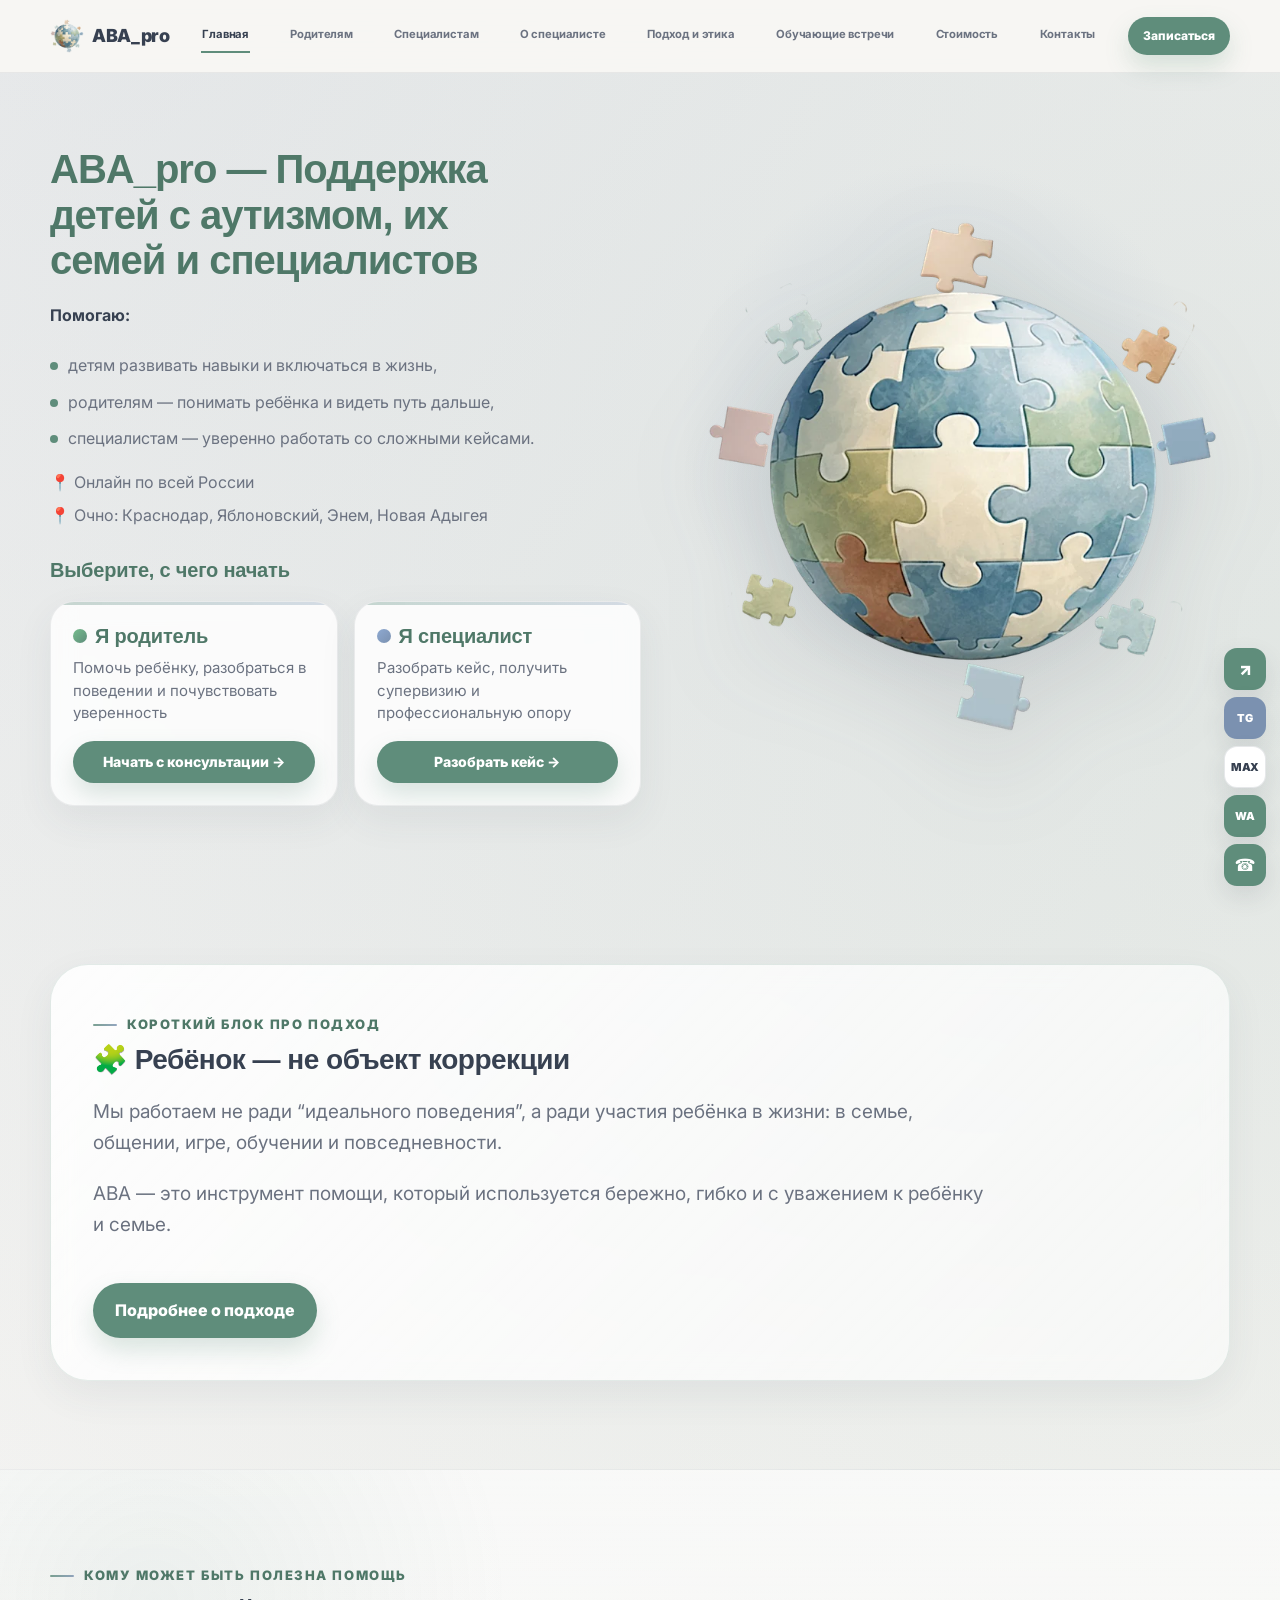
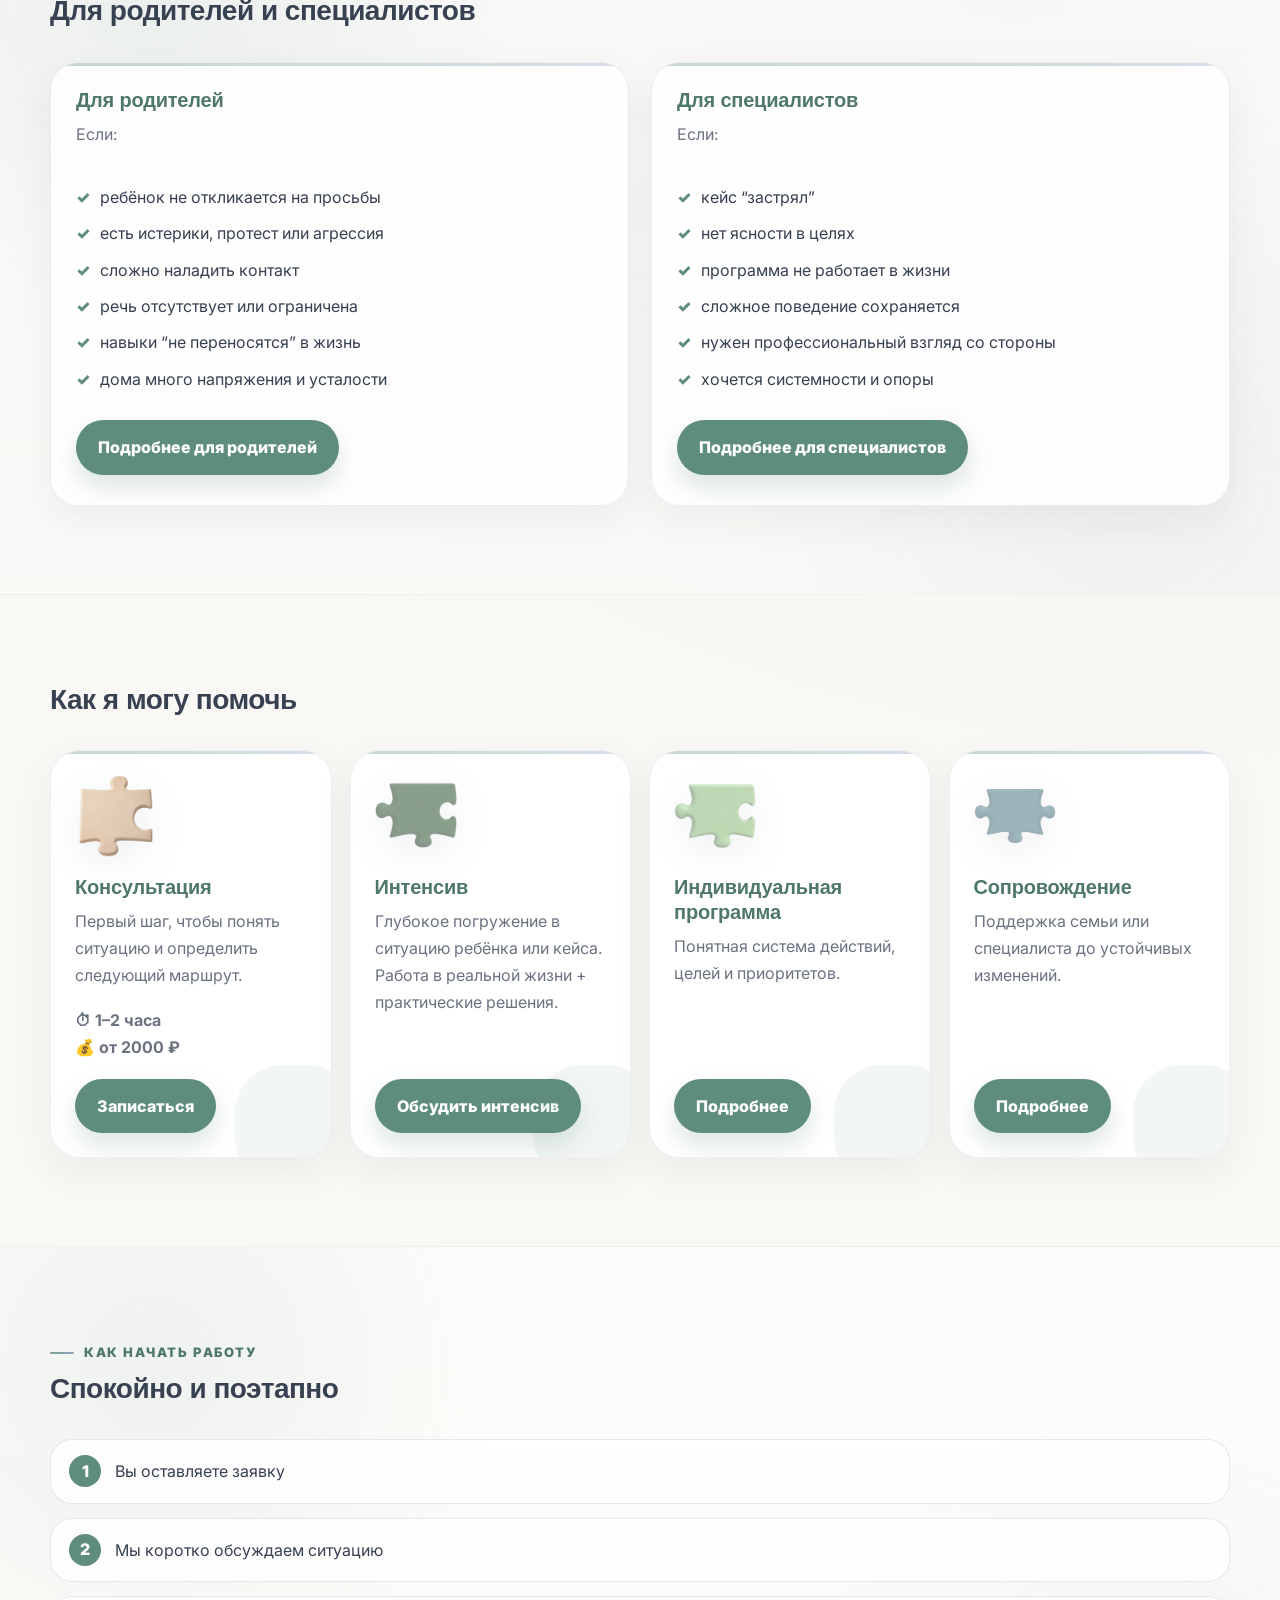
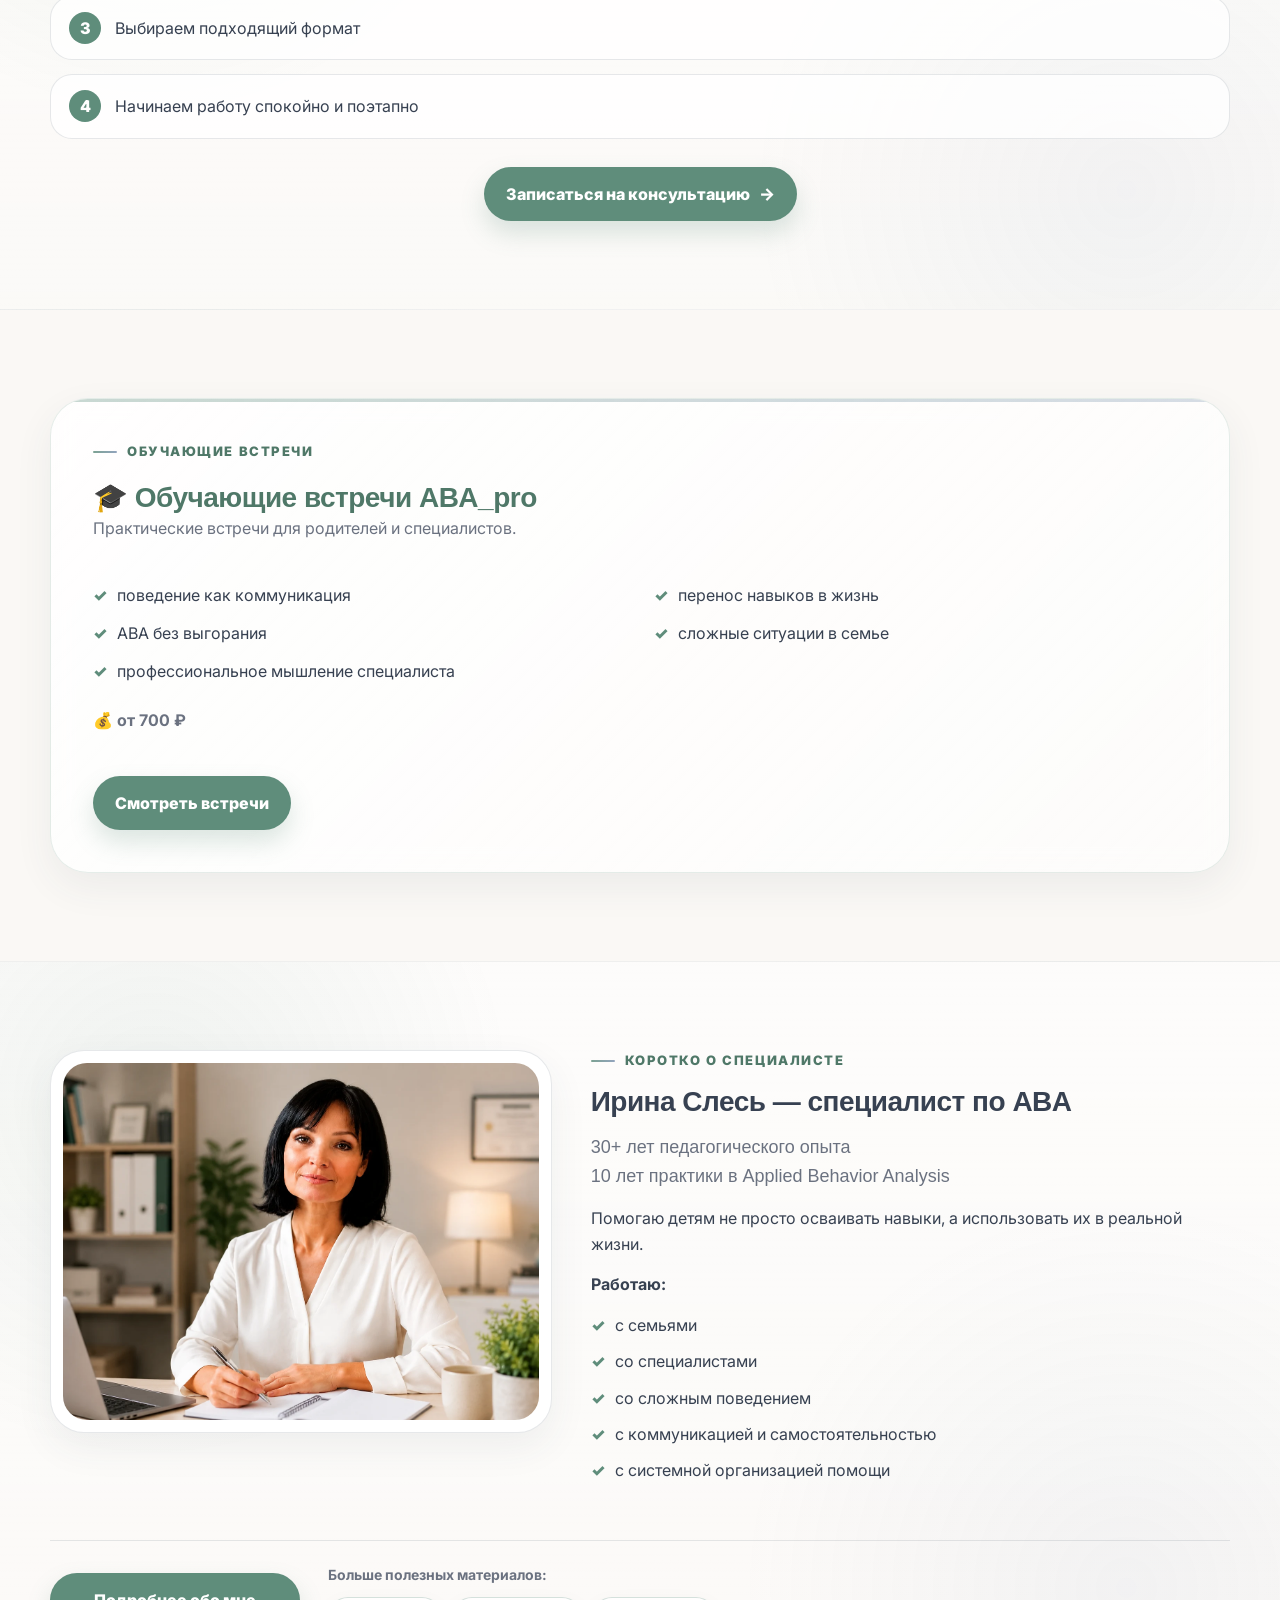
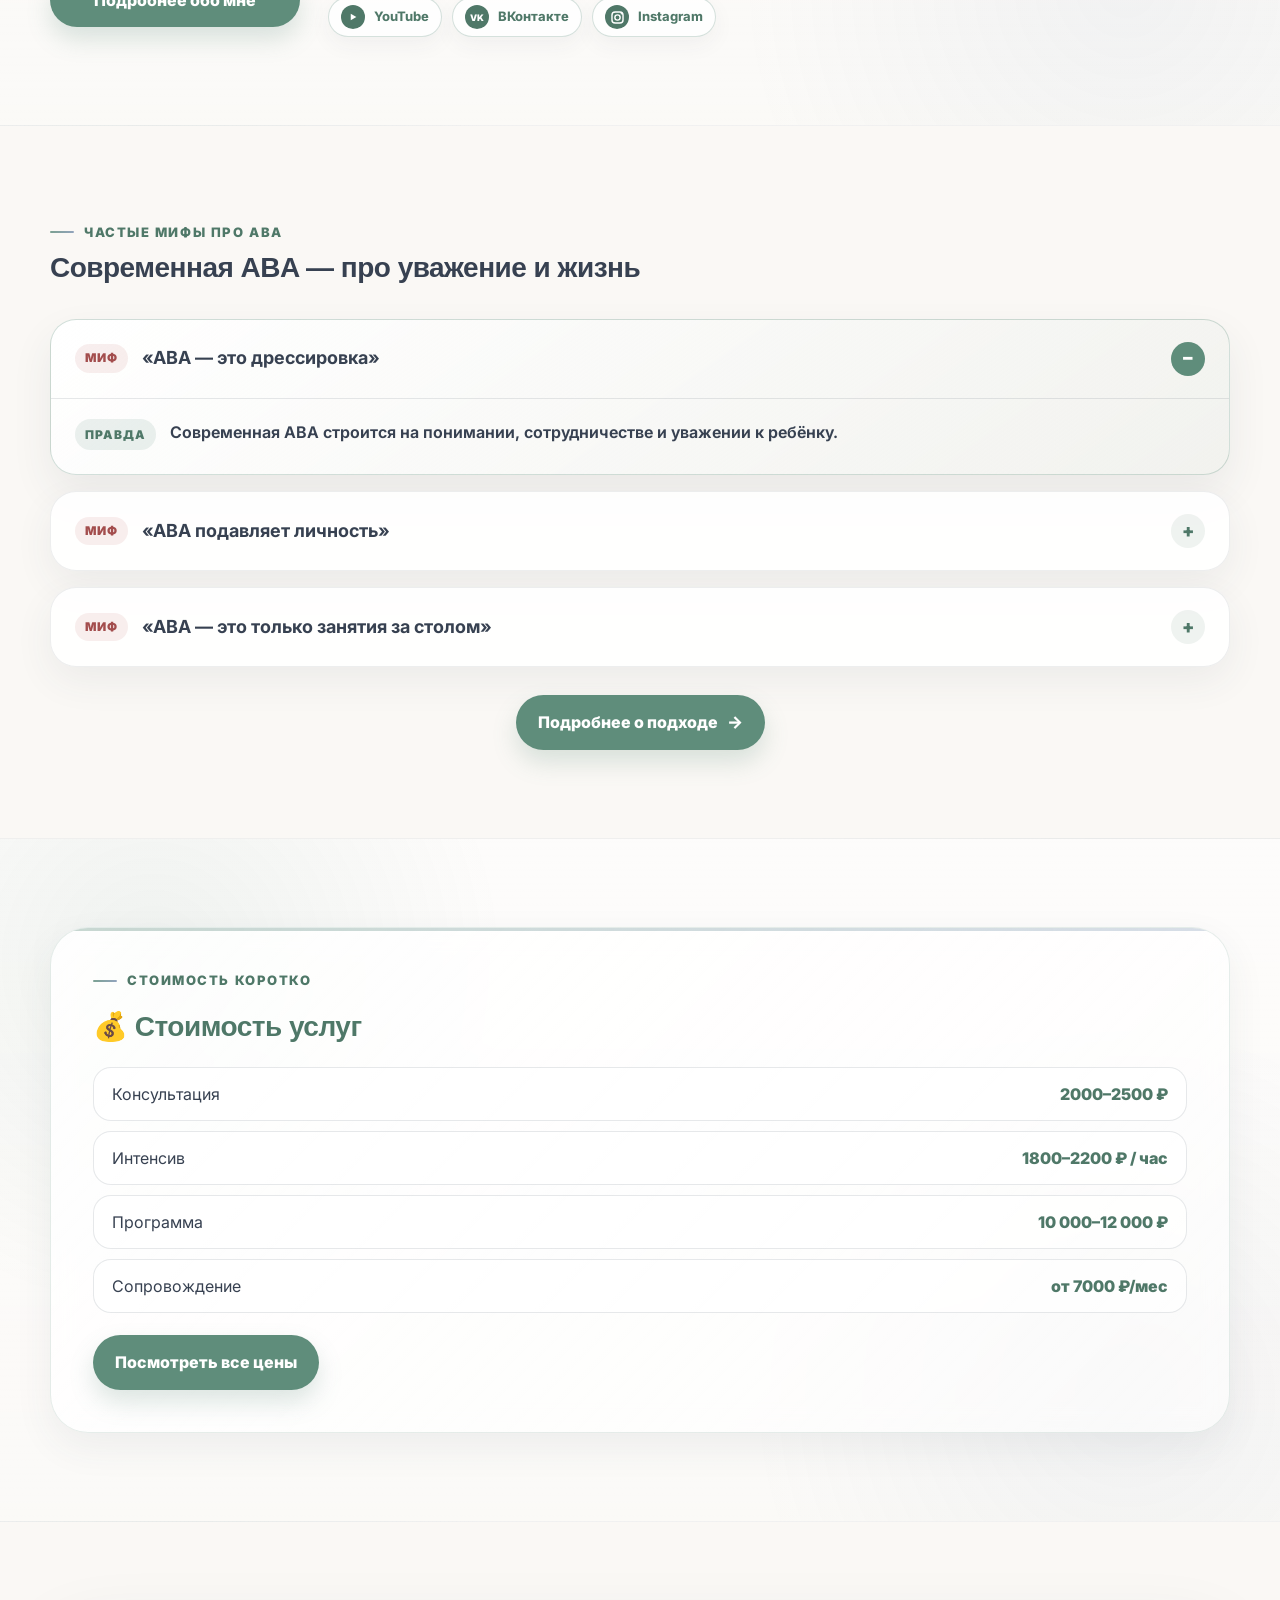
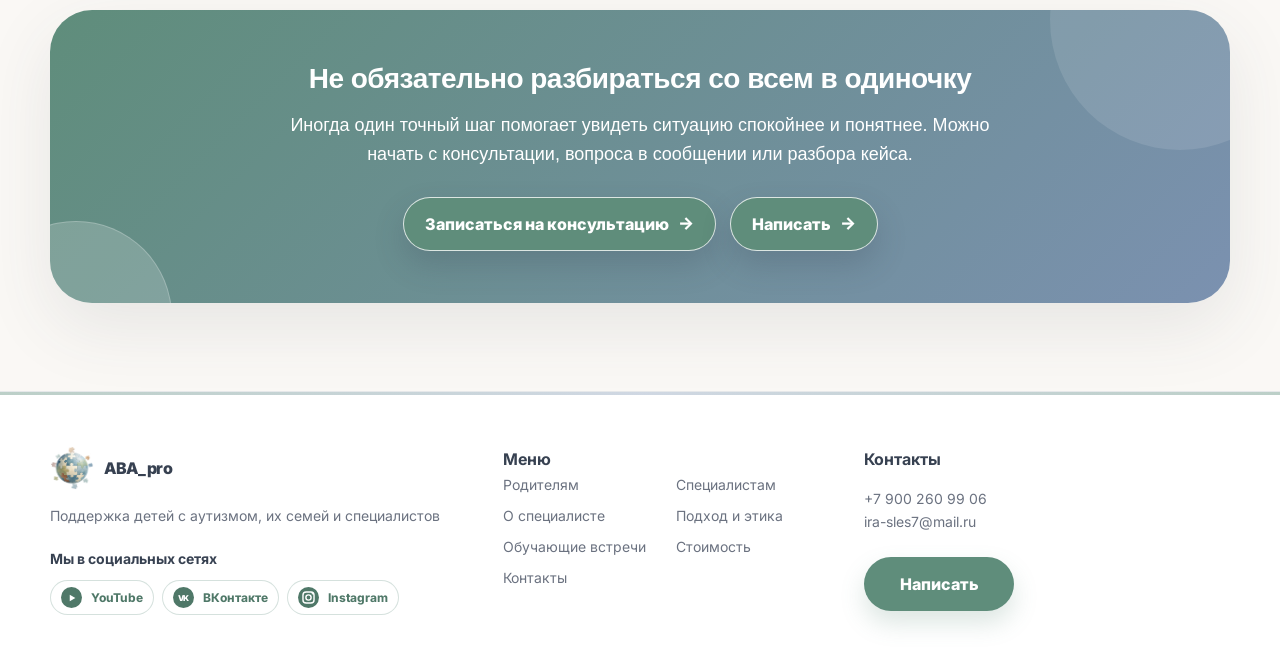
<file: index.html>
<!DOCTYPE html>

<html lang="ru"><head><meta charset="utf-8"/><meta content="width=device-width, initial-scale=1" name="viewport"/><title>ABA_pro — поддержка детей с аутизмом, семей и специалистов</title><meta content="ABA-терапия: консультации для родителей, супервизии для специалистов, обучающие встречи, программы и сопровождение." name="description"/><meta content="ABA_pro — поддержка детей с аутизмом, семей и специалистов" property="og:title"/><meta content="ABA-терапия: консультации для родителей, супервизии для специалистов, обучающие встречи, программы и сопровождение." property="og:description"/><meta content="website" property="og:type"/><meta content="images/logo.png" property="og:image"/><link href="https://fonts.googleapis.com" rel="preconnect"/><link crossorigin="" href="https://fonts.gstatic.com" rel="preconnect"/><link href="https://fonts.googleapis.com/css2?family=Inter:wght@400;500;600;700;800&amp;family=Manrope:wght@400;500;600;700;800&amp;display=swap" rel="stylesheet"/><link href="style.css" rel="stylesheet"/><script type="application/ld+json">{"@context":"https://schema.org","@type":"ProfessionalService","name":"ABA_pro","areaServed":"Россия","telephone":"+79002609906","email":"ira-sles7@mail.ru","description":"ABA-терапия, консультации для родителей, супервизии для специалистов и обучающие встречи"}</script></head><body><a class="skip" href="#main">К содержанию</a><header class="header"><div class="container nav"><a aria-label="ABA_pro" class="brand" href="index.html"><img alt="Логотип ABA_pro" decoding="async" height="44" src="images/logo.webp" width="44"/><span>ABA_pro</span></a><nav aria-label="Главное меню" class="menu"><a class="active" href="index.html">Главная</a><a class="" href="parents.html">Родителям</a><a class="" href="specialists.html">Специалистам</a><a class="" href="about.html">О специалисте</a><a class="" href="ethics.html">Подход и этика</a><a class="" href="meetings.html">Обучающие встречи</a><a class="" href="prices.html">Стоимость</a><a class="" href="contacts.html">Контакты</a></nav><div class="nav-actions"><a class="btn btn-primary" href="https://web.max.ru/53081620" rel="noopener noreferrer" target="_blank">Записаться</a></div><button aria-expanded="false" aria-label="Открыть меню" class="burger">☰</button></div></header><main id="main">
<section class="hero">
<div class="container hero-grid">
<div class="reveal">
<h1 class="h1 hero-main-title">ABA_pro — Поддержка детей с аутизмом, их семей и специалистов</h1>
<p><strong>Помогаю:</strong></p>
<ul class="hero-list">
<li>детям развивать навыки и включаться в жизнь,</li>
<li>родителям — понимать ребёнка и видеть путь дальше,</li>
<li>специалистам — уверенно работать со сложными кейсами.</li>
</ul>
<div class="location">
<span class="location-line">📍 Онлайн по всей России</span>
<span class="location-line">📍 Очно: Краснодар, Яблоновский, Энем, Новая Адыгея</span>
</div>
<h2 class="choice-title">Выберите, с чего начать</h2>
<div class="choice-grid choice-grid-compact">
<article class="choice-card choice-card-compact">
<h3><span class="parent-dot"></span>Я родитель</h3>
<p>Помочь ребёнку, разобраться в поведении и почувствовать уверенность</p>
<a class="btn btn-primary btn-nowrap" href="parents.html">Начать с консультации →</a>
</article>
<article class="choice-card choice-card-compact">
<h3><span class="specialist-dot"></span>Я специалист</h3>
<p>Разобрать кейс, получить супервизию и профессиональную опору</p>
<a class="btn btn-primary btn-nowrap" href="specialists.html">Разобрать кейс →</a>
</article>
</div>
</div>
<div class="hero-visual reveal">
<img alt="Логотип-глобус ABA_pro" class="globe-main" decoding="async" height="620" src="images/logo.webp" width="620"/>
</div>
</div>
</section>
<section class="section">
<div class="container">
<div class="approach-box reveal">
<p class="kicker">Короткий блок про подход</p>
<h2 class="title">🧩 Ребёнок — не объект коррекции</h2>
<p>Мы работаем не ради “идеального поведения”, а ради участия ребёнка в жизни: в семье, общении, игре, обучении и повседневности.</p>
<p>ABA — это инструмент помощи, который используется бережно, гибко и с уважением к ребёнку и семье.</p>
<a class="btn btn-primary" href="ethics.html">Подробнее о подходе</a>
</div>
</div>
</section>
<section class="section section-muted">
<div class="container">
<div class="section-head">
<p class="kicker">Кому может быть полезна помощь</p>
<h2 class="title">Для родителей и специалистов</h2>
</div>
<div class="grid-2 help-grid">
<article class="card card-with-cta reveal">
<h3>Для родителей</h3>
<p>Если:</p>
<ul class="list">
<li>ребёнок не откликается на просьбы</li>
<li>есть истерики, протест или агрессия</li>
<li>сложно наладить контакт</li>
<li>речь отсутствует или ограничена</li>
<li>навыки “не переносятся” в жизнь</li>
<li>дома много напряжения и усталости</li>
</ul>
<a class="btn btn-primary card-cta" href="parents.html">Подробнее для родителей</a>
</article>
<article class="card card-with-cta reveal">
<h3>Для специалистов</h3>
<p>Если:</p>
<ul class="list">
<li>кейс “застрял”</li>
<li>нет ясности в целях</li>
<li>программа не работает в жизни</li>
<li>сложное поведение сохраняется</li>
<li>нужен профессиональный взгляд со стороны</li>
<li>хочется системности и опоры</li>
</ul>
<a class="btn btn-primary card-cta" href="specialists.html">Подробнее для специалистов</a>
</article>
</div>
</div>
</section>
<section class="section">
<div class="container">
<div class="section-head">
<h2 class="title">Как я могу помочь</h2>
</div>
<div class="puzzle-grid">
<article class="puzzle-card reveal">
<img alt="" decoding="async" height="82" src="images/puzzle-consultation.webp" width="82"/>
<h3>Консультация</h3>
<p>Первый шаг, чтобы понять ситуацию и определить следующий маршрут.</p>
<p><strong>⏱ 1–2 часа<br/>💰 от 2000 ₽</strong></p>
<a class="btn btn-primary" href="https://web.max.ru/53081620" rel="noopener noreferrer" target="_blank">Записаться</a>
</article>
<article class="puzzle-card reveal">
<img alt="" decoding="async" height="82" src="images/puzzle-intensive.webp" width="82"/>
<h3>Интенсив</h3>
<p>Глубокое погружение в ситуацию ребёнка или кейса. Работа в реальной жизни + практические решения.</p>
<a class="btn btn-primary" href="prices.html">Обсудить интенсив</a>
</article>
<article class="puzzle-card reveal">
<img alt="" decoding="async" height="82" src="images/puzzle-program.webp" width="82"/>
<h3>Индивидуальная программа</h3>
<p>Понятная система действий, целей и приоритетов.</p>
<a class="btn btn-primary" href="prices.html">Подробнее</a>
</article>
<article class="puzzle-card reveal">
<img alt="" decoding="async" height="82" src="images/puzzle-support.webp" width="82"/>
<h3>Сопровождение</h3>
<p>Поддержка семьи или специалиста до устойчивых изменений.</p>
<a class="btn btn-primary" href="prices.html">Подробнее</a>
</article>
</div>
</div>
</section>
<section class="section section-muted">
<div class="container">
<div class="section-head">
<p class="kicker">Как начать работу</p>
<h2 class="title">Спокойно и поэтапно</h2>
</div>
<ol class="numbered">
<li>Вы оставляете заявку</li>
<li>Мы коротко обсуждаем ситуацию</li>
<li>Выбираем подходящий формат</li>
<li>Начинаем работу спокойно и поэтапно</li>
</ol>
<div class="cta-actions"><a class="btn btn-primary" href="https://web.max.ru/53081620" rel="noopener noreferrer" target="_blank">Записаться на консультацию</a></div>
</div>
</section>
<section class="section">
<div class="container">
<article class="card unified-main-card meeting-card reveal">
<p class="kicker">Обучающие встречи</p>
<h2 class="title title-green">🎓 Обучающие встречи ABA_pro</h2>
<p>Практические встречи для родителей и специалистов.</p>
<ul class="list">
<li>поведение как коммуникация</li>
<li>перенос навыков в жизнь</li>
<li>ABA без выгорания</li>
<li>сложные ситуации в семье</li>
<li>профессиональное мышление специалиста</li>
</ul>
<p><strong>💰 от 700 ₽</strong></p>
<a class="btn btn-primary" href="meetings.html">Смотреть встречи</a>
</article>
</div>
</section>
<section class="section section-muted">
<div class="container split specialist-split">
<div class="photo-card reveal"><img alt="Ирина Слесь — специалист по ABA" decoding="async" height="1024" loading="lazy" src="images/portrait.webp" width="1536"/></div>
<div class="specialist-text reveal">
<p class="kicker">Коротко о специалисте</p>
<h2 class="title">Ирина Слесь — специалист по ABA</h2>
<p class="subtitle">30+ лет педагогического опыта<br/>10 лет практики в Applied Behavior Analysis</p>
<p>Помогаю детям не просто осваивать навыки, а использовать их в реальной жизни.</p>
<p><strong>Работаю:</strong></p>
<ul class="list">
<li>с семьями</li><li>со специалистами</li><li>со сложным поведением</li><li>с коммуникацией и самостоятельностью</li><li>с системной организацией помощи</li>
</ul>
</div>
<div class="specialist-actions">
<a class="btn btn-primary" href="about.html">Подробнее обо мне</a>
<div class="specialist-socials"><span class="specialist-socials-label">Больше полезных материалов:</span><div aria-label="Материалы ABA_pro в социальных сетях" class="social-links social-links-inline"><a aria-label="YouTube ABA_pro — открыть в новой вкладке" class="social-link social-link-compact" href="https://youtube.com/channel/UCEe8vL0UlFGjMbG5e7w1Uwg?si=prw3kqh6Eul0WPmQ" rel="noopener noreferrer" target="_blank"><span aria-hidden="true" class="social-mark social-mark-youtube"><svg focusable="false" viewbox="0 0 24 24"><path d="M9 7.6v8.8L16.5 12 9 7.6Z" fill="currentColor"></path></svg></span><span>YouTube</span></a><a aria-label="ВКонтакте ABA_pro — открыть в новой вкладке" class="social-link social-link-compact" href="https://vk.ru/id332025053" rel="noopener noreferrer" target="_blank"><span aria-hidden="true" class="social-mark">VK</span><span>ВКонтакте</span></a><a aria-label="Instagram ABA_pro — открыть в новой вкладке" class="social-link social-link-compact" href="https://www.instagram.com/aba_pro_irina/" rel="noopener noreferrer" target="_blank"><span aria-hidden="true" class="social-mark social-mark-instagram"><svg focusable="false" viewbox="0 0 24 24"><rect fill="none" height="15.6" rx="4.4" stroke="currentColor" stroke-width="2" width="15.6" x="4.2" y="4.2"></rect><circle cx="12" cy="12" fill="none" r="3.7" stroke="currentColor" stroke-width="2"></circle><circle cx="17.4" cy="6.8" fill="currentColor" r="1.1"></circle></svg></span><span>Instagram</span></a></div></div>
</div>
</div>
</section>
<section class="section">
<div class="container">
<div class="section-head">
<p class="kicker">Частые мифы про ABA</p>
<h2 class="title">Современная ABA — про уважение и жизнь</h2>
</div>
<div class="myths myths-accordion">
<details class="myth-card reveal" open="">
<summary><span class="myth-label">Миф</span><strong>«ABA — это дрессировка»</strong></summary>
<div class="myth-truth"><span class="truth-label">Правда</span><p>Современная ABA строится на понимании, сотрудничестве и уважении к ребёнку.</p></div>
</details>
<details class="myth-card reveal">
<summary><span class="myth-label">Миф</span><strong>«ABA подавляет личность»</strong></summary>
<div class="myth-truth"><span class="truth-label">Правда</span><p>Работа строится с уважением к ребёнку, его возможностям, темпу и семейному контексту.</p></div>
</details>
<details class="myth-card reveal">
<summary><span class="myth-label">Миф</span><strong>«ABA — это только занятия за столом»</strong></summary>
<div class="myth-truth"><span class="truth-label">Правда</span><p>Главный контекст обучения — реальная жизнь: дом, игра, общение, бытовые ситуации и самостоятельность.</p></div>
</details>
</div>
<div class="cta-actions"><a class="btn btn-primary" href="ethics.html">Подробнее о подходе</a></div>
</div>
</section>
<section class="section section-muted">
<div class="container">
<article class="card unified-main-card price-card-main reveal">
<p class="kicker">Стоимость коротко</p>
<h2 class="title title-green">💰 Стоимость услуг</h2>
<div class="price-list">
<div class="price-row"><span>Консультация</span><strong>2000–2500 ₽</strong></div>
<div class="price-row"><span>Интенсив</span><strong>1800–2200 ₽ / час</strong></div>
<div class="price-row"><span>Программа</span><strong>10 000–12 000 ₽</strong></div>
<div class="price-row"><span>Сопровождение</span><strong>от 7000 ₽/мес</strong></div>
</div>
<a class="btn btn-primary" href="prices.html" style="margin-top:22px">Посмотреть все цены</a>
</article>
</div>
</section>
<section class="section">
<div class="container">
<div class="cta-final reveal">
<h2 class="title">Не обязательно разбираться со всем в одиночку</h2>
<p class="subtitle">Иногда один точный шаг помогает увидеть ситуацию спокойнее и понятнее. Можно начать с консультации, вопроса в сообщении или разбора кейса.</p>
<div class="cta-actions"><a class="btn btn-primary" href="contacts.html">Записаться на консультацию</a><a class="btn btn-secondary" href="https://web.max.ru/53081620" rel="noopener noreferrer" target="_blank">Написать</a></div>
</div>
</div>
</section>
</main><div aria-label="Быстрые действия" class="float-actions"><a class="quick-link quick-link-action" href="contacts.html" title="Связаться">↗</a><a class="quick-link quick-link-tg" href="https://t.me/+79002609906?text=%D0%97%D0%B4%D1%80%D0%B0%D0%B2%D1%81%D1%82%D0%B2%D1%83%D0%B9%D1%82%D0%B5%21%20%D0%A5%D0%BE%D1%87%D1%83%20%D1%83%D1%82%D0%BE%D1%87%D0%BD%D0%B8%D1%82%D1%8C%20%D0%B8%D0%BD%D1%84%D0%BE%D1%80%D0%BC%D0%B0%D1%86%D0%B8%D1%8E%20%D0%BE%20%D0%BA%D0%BE%D0%BD%D1%81%D1%83%D0%BB%D1%8C%D1%82%D0%B0%D1%86%D0%B8%D0%B8%20ABA_pro." rel="noopener noreferrer" target="_blank" title="Telegram">TG</a><a class="quick-link quick-link-max" href="https://web.max.ru/53081620" rel="noopener noreferrer" target="_blank" title="MAX">MAX</a><a class="quick-link quick-link-wa" href="https://wa.me/79002609906?text=%D0%97%D0%B4%D1%80%D0%B0%D0%B2%D1%81%D1%82%D0%B2%D1%83%D0%B9%D1%82%D0%B5%21%20%D0%A5%D0%BE%D1%87%D1%83%20%D1%83%D1%82%D0%BE%D1%87%D0%BD%D0%B8%D1%82%D1%8C%20%D0%B8%D0%BD%D1%84%D0%BE%D1%80%D0%BC%D0%B0%D1%86%D0%B8%D1%8E%20%D0%BE%20%D0%BA%D0%BE%D0%BD%D1%81%D1%83%D0%BB%D1%8C%D1%82%D0%B0%D1%86%D0%B8%D0%B8%20ABA_pro." rel="noopener noreferrer" target="_blank" title="WhatsApp">WA</a><a class="quick-link quick-link-phone" href="tel:+79002609906" title="Позвонить">☎</a></div><footer class="footer"><div class="container footer-grid"><div><a class="brand" href="index.html"><img alt="" src="images/logo.png"/><span>ABA_pro</span></a><p class="small">Поддержка детей с аутизмом, их семей и специалистов</p><div class="footer-socials"><strong class="footer-social-title">Мы в социальных сетях</strong><div aria-label="Социальные сети ABA_pro" class="social-links social-links-footer"><a aria-label="YouTube ABA_pro — открыть в новой вкладке" class="social-link social-link-compact" href="https://youtube.com/channel/UCEe8vL0UlFGjMbG5e7w1Uwg?si=prw3kqh6Eul0WPmQ" rel="noopener noreferrer" target="_blank"><span aria-hidden="true" class="social-mark social-mark-youtube"><svg focusable="false" viewbox="0 0 24 24"><path d="M9 7.6v8.8L16.5 12 9 7.6Z" fill="currentColor"></path></svg></span><span>YouTube</span></a><a aria-label="ВКонтакте ABA_pro — открыть в новой вкладке" class="social-link social-link-compact" href="https://vk.ru/id332025053" rel="noopener noreferrer" target="_blank"><span aria-hidden="true" class="social-mark">VK</span><span>ВКонтакте</span></a><a aria-label="Instagram ABA_pro — открыть в новой вкладке" class="social-link social-link-compact" href="https://www.instagram.com/aba_pro_irina/" rel="noopener noreferrer" target="_blank"><span aria-hidden="true" class="social-mark social-mark-instagram"><svg focusable="false" viewbox="0 0 24 24"><rect fill="none" height="15.6" rx="4.4" stroke="currentColor" stroke-width="2" width="15.6" x="4.2" y="4.2"></rect><circle cx="12" cy="12" fill="none" r="3.7" stroke="currentColor" stroke-width="2"></circle><circle cx="17.4" cy="6.8" fill="currentColor" r="1.1"></circle></svg></span><span>Instagram</span></a></div></div></div><div><strong>Меню</strong><div class="footer-links small"><a href="parents.html">Родителям</a><a href="specialists.html">Специалистам</a><a href="about.html">О специалисте</a><a href="ethics.html">Подход и этика</a><a href="meetings.html">Обучающие встречи</a><a href="prices.html">Стоимость</a><a href="contacts.html">Контакты</a></div></div><div><strong>Контакты</strong><p class="small"><a href="tel:+79002609906">+7 900 260 99 06</a><br/><a href="mailto:ira-sles7@mail.ru">ira-sles7@mail.ru</a></p><a class="btn btn-primary footer-contact-btn" href="https://web.max.ru/53081620" rel="noopener noreferrer" target="_blank">Написать</a></div></div></footer><script defer="" src="script.js"></script></body></html>
</file>
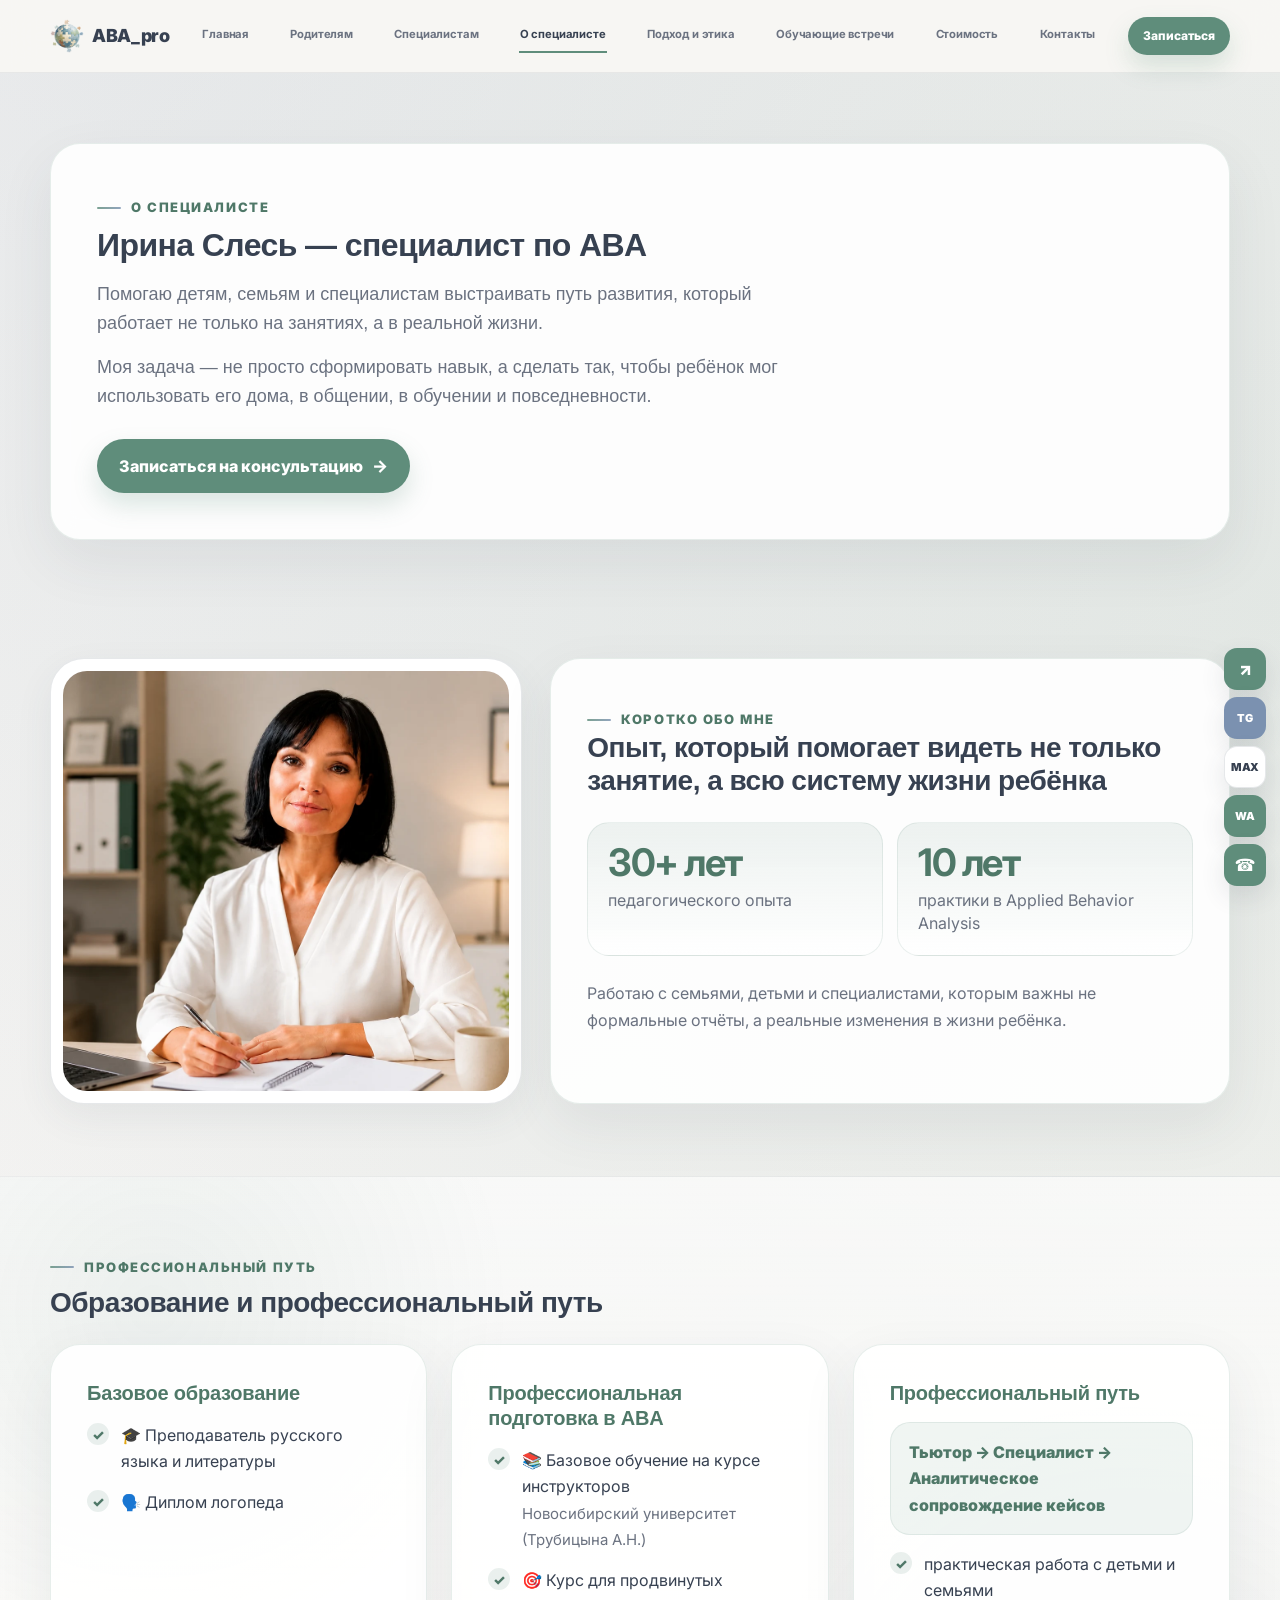
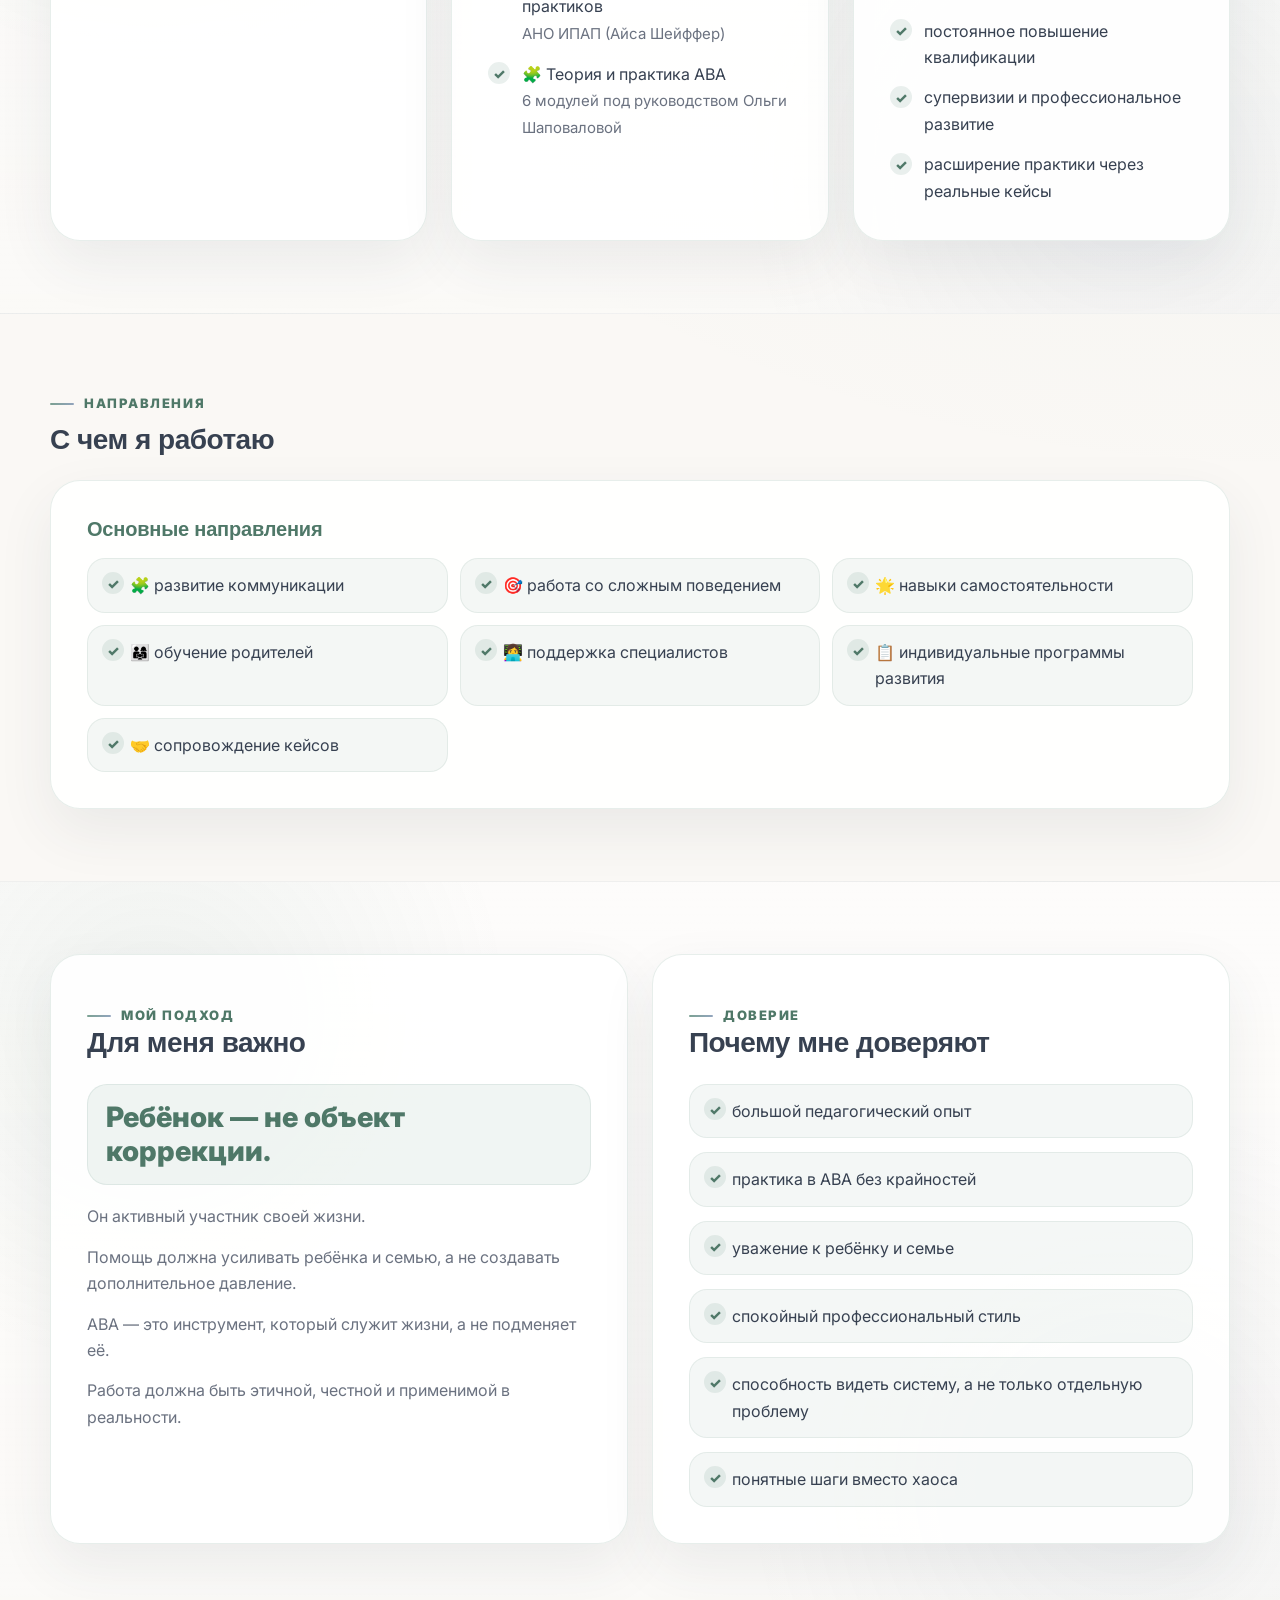
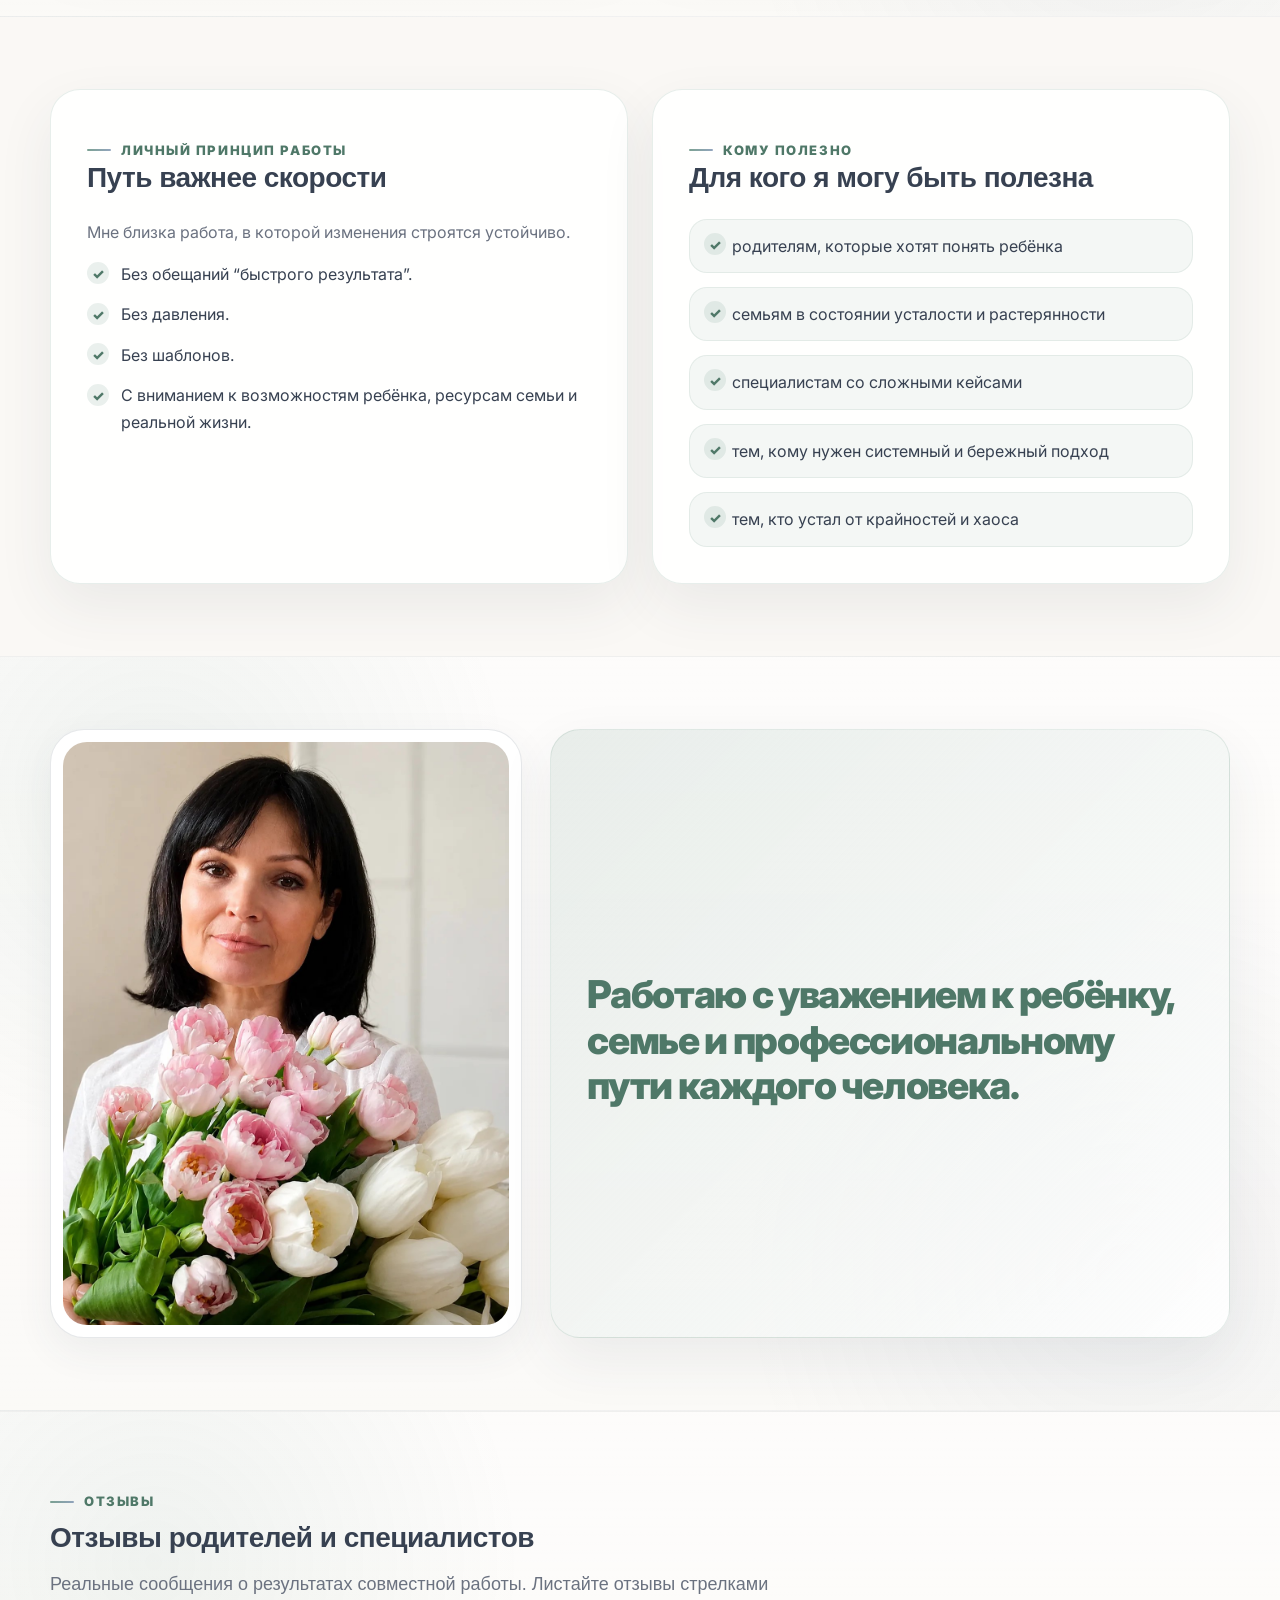
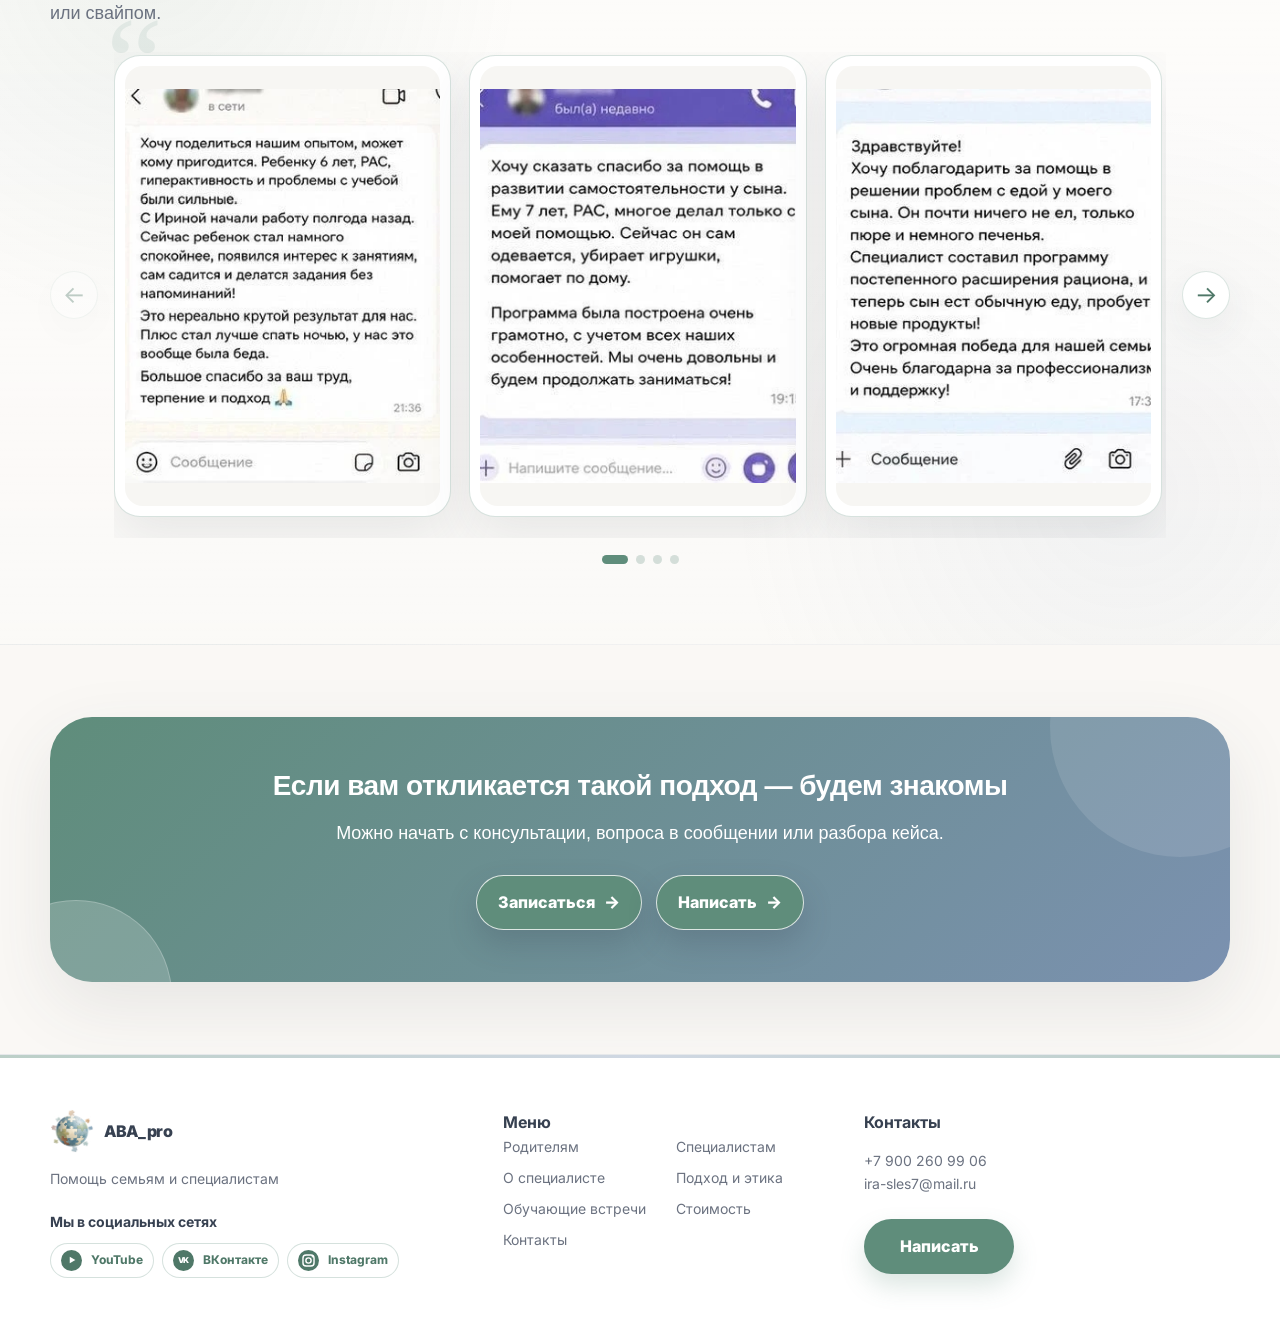
<file: about.html>
<!DOCTYPE html>

<html lang="ru"><head><meta charset="utf-8"/><meta content="width=device-width, initial-scale=1" name="viewport"/><title>О специалисте — ABA_pro</title><meta content="Ирина Слесь — специалист по ABA. Опыт, образование, подход и направления работы." name="description"/><meta content="О специалисте — ABA_pro" property="og:title"/><meta content="Ирина Слесь — специалист по ABA. Опыт, образование, подход и направления работы." property="og:description"/><meta content="website" property="og:type"/><meta content="images/logo.png" property="og:image"/><link href="https://fonts.googleapis.com" rel="preconnect"/><link crossorigin="" href="https://fonts.gstatic.com" rel="preconnect"/><link href="https://fonts.googleapis.com/css2?family=Inter:wght@400;500;600;700;800&amp;family=Manrope:wght@400;500;600;700;800&amp;display=swap" rel="stylesheet"/><link href="style.css" rel="stylesheet"/><script type="application/ld+json">{"@context":"https://schema.org","@type":"ProfessionalService","name":"ABA_pro","areaServed":"Россия","telephone":"+79002609906","email":"ira-sles7@mail.ru","description":"ABA-терапия, консультации для родителей, супервизии для специалистов и обучающие встречи"}</script></head><body class="about-tz-page"><a class="skip" href="#main">К содержанию</a><header class="header"><div class="container nav"><a aria-label="ABA_pro" class="brand" href="index.html"><img alt="Логотип ABA_pro" decoding="async" height="44" src="images/logo.webp" width="44"/><span>ABA_pro</span></a><nav aria-label="Главное меню" class="menu"><a class="" href="index.html">Главная</a><a class="" href="parents.html">Родителям</a><a class="" href="specialists.html">Специалистам</a><a class="active" href="about.html">О специалисте</a><a class="" href="ethics.html">Подход и этика</a><a class="" href="meetings.html">Обучающие встречи</a><a class="" href="prices.html">Стоимость</a><a class="" href="contacts.html">Контакты</a></nav><div class="nav-actions"><a class="btn btn-primary" href="https://web.max.ru/53081620" rel="noopener noreferrer" target="_blank">Записаться</a></div><button aria-expanded="false" aria-label="Открыть меню" class="burger">☰</button></div></header><main id="main">
<section class="page-hero">
<div class="container">
<div class="page-hero-card reveal about-hero-card">
<p class="kicker">О специалисте</p>
<h1 class="title">Ирина Слесь — специалист по ABA</h1>
<p class="subtitle">Помогаю детям, семьям и специалистам выстраивать путь развития, который работает не только на занятиях, а в реальной жизни.</p>
<p class="subtitle">Моя задача — не просто сформировать навык, а сделать так, чтобы ребёнок мог использовать его дома, в общении, в обучении и повседневности.</p>
<div class="cta-actions" style="justify-content:flex-start"><a class="btn btn-primary" href="https://web.max.ru/53081620" rel="noopener noreferrer" target="_blank">Записаться на консультацию</a></div>
</div>
</div>
</section>
<section class="section">
<div class="container about-intro-grid">
<div class="photo-card about-photo"><img alt="Ирина Слесь — специалист по ABA" loading="lazy" src="images/portrait.webp"/></div>
<article class="about-section-card">
<div class="section-head compact-head">
<p class="kicker">Коротко обо мне</p>
<h2 class="title">Опыт, который помогает видеть не только занятие, а всю систему жизни ребёнка</h2>
</div>
<div class="about-stats">
<div><strong>30+ лет</strong><span>педагогического опыта</span></div>
<div><strong>10 лет</strong><span>практики в Applied Behavior Analysis</span></div>
</div>
<p>Работаю с семьями, детьми и специалистами, которым важны не формальные отчёты, а реальные изменения в жизни ребёнка.</p>
</article>
</div>
</section>
<section class="section section-muted">
<div class="container">
<div class="section-head compact-head">
<p class="kicker">Профессиональный путь</p>
<h2 class="title">Образование и профессиональный путь</h2>
</div>
<div class="about-education-grid">
<article class="about-section-card about-mini-card">
<h3>Базовое образование</h3>
<ul class="about-check-list">
<li>🎓 Преподаватель русского языка и литературы</li>
<li>🗣️ Диплом логопеда</li>
</ul>
</article>
<article class="about-section-card about-mini-card">
<h3>Профессиональная подготовка в ABA</h3>
<ul class="about-check-list">
<li>📚 Базовое обучение на курсе инструкторов<br/><span>Новосибирский университет (Трубицына А.Н.)</span></li>
<li>🎯 Курс для продвинутых практиков<br/><span>АНО ИПАП (Айса Шейффер)</span></li>
<li>🧩 Теория и практика ABA<br/><span>6 модулей под руководством Ольги Шаповаловой</span></li>
</ul>
</article>
<article class="about-section-card about-mini-card">
<h3>Профессиональный путь</h3>
<p class="about-accent-line">Тьютор → Специалист → Аналитическое сопровождение кейсов</p>
<ul class="about-check-list">
<li>практическая работа с детьми и семьями</li>
<li>постоянное повышение квалификации</li>
<li>супервизии и профессиональное развитие</li>
<li>расширение практики через реальные кейсы</li>
</ul>
</article>
</div>
</div>
</section>
<section class="section">
<div class="container">
<div class="section-head compact-head">
<p class="kicker">Направления</p>
<h2 class="title">С чем я работаю</h2>
</div>
<article class="about-section-card">
<h3 class="about-card-title">Основные направления</h3>
<ul class="about-tags-list">
<li>🧩 развитие коммуникации</li>
<li>🎯 работа со сложным поведением</li>
<li>🌟 навыки самостоятельности</li>
<li>👨‍👩‍👧 обучение родителей</li>
<li>👩‍💻 поддержка специалистов</li>
<li>📋 индивидуальные программы развития</li>
<li>🤝 сопровождение кейсов</li>
</ul>
</article>
</div>
</section>
<section class="section section-muted">
<div class="container about-two-grid">
<article class="about-section-card about-approach-card">
<div class="section-head compact-head">
<p class="kicker">Мой подход</p>
<h2 class="title">Для меня важно</h2>
</div>
<div class="about-principle">Ребёнок — не объект коррекции.</div>
<p>Он активный участник своей жизни.</p>
<p>Помощь должна усиливать ребёнка и семью, а не создавать дополнительное давление.</p>
<p>ABA — это инструмент, который служит жизни, а не подменяет её.</p>
<p>Работа должна быть этичной, честной и применимой в реальности.</p>
</article>
<article class="about-section-card">
<div class="section-head compact-head">
<p class="kicker">Доверие</p>
<h2 class="title">Почему мне доверяют</h2>
</div>
<ul class="about-check-list about-comfort-list">
<li>большой педагогический опыт</li>
<li>практика в ABA без крайностей</li>
<li>уважение к ребёнку и семье</li>
<li>спокойный профессиональный стиль</li>
<li>способность видеть систему, а не только отдельную проблему</li>
<li>понятные шаги вместо хаоса</li>
</ul>
</article>
</div>
</section>
<section class="section">
<div class="container about-two-grid">
<article class="about-section-card about-principle-card">
<div class="section-head compact-head">
<p class="kicker">Личный принцип работы</p>
<h2 class="title">Путь важнее скорости</h2>
</div>
<p>Мне близка работа, в которой изменения строятся устойчиво.</p>
<ul class="about-check-list">
<li>Без обещаний “быстрого результата”.</li>
<li>Без давления.</li>
<li>Без шаблонов.</li>
<li>С вниманием к возможностям ребёнка, ресурсам семьи и реальной жизни.</li>
</ul>
</article>
<article class="about-section-card">
<div class="section-head compact-head">
<p class="kicker">Кому полезно</p>
<h2 class="title">Для кого я могу быть полезна</h2>
</div>
<ul class="about-check-list about-comfort-list">
<li>родителям, которые хотят понять ребёнка</li>
<li>семьям в состоянии усталости и растерянности</li>
<li>специалистам со сложными кейсами</li>
<li>тем, кому нужен системный и бережный подход</li>
<li>тем, кто устал от крайностей и хаоса</li>
</ul>
</article>
</div>
</section>
<section class="section section-muted">
<div class="container about-final-photo-grid">
<div class="photo-card about-photo"><img alt="Ирина Слесь" decoding="async" height="1024" loading="lazy" src="images/portrait 2.jpeg" width="783"/></div>
<article class="about-section-card about-quote-card">
<p class="about-big-text">Работаю с уважением к ребёнку, семье и профессиональному пути каждого человека.</p>
</article>
</div>
</section>
<dialog aria-label="Увеличенный отзыв" class="review-lightbox"><button aria-label="Закрыть" class="review-lightbox-close" type="button">×</button><button aria-label="Предыдущий отзыв" class="review-lightbox-nav review-lightbox-prev" type="button">←</button><img alt="Увеличенный отзыв клиента ABA_pro"/><button aria-label="Следующий отзыв" class="review-lightbox-nav review-lightbox-next" type="button">→</button></dialog>
<section aria-labelledby="reviews-title" class="section section-muted reviews-section">
<div class="container">
<div class="section-head compact-head"><p class="kicker">Отзывы</p><h2 class="title" id="reviews-title">Отзывы родителей и специалистов</h2><p class="subtitle">Реальные сообщения о результатах совместной работы. Листайте отзывы стрелками или свайпом.</p></div>
<div class="reviews-carousel" data-reviews-carousel="">
<button aria-label="Предыдущие отзывы" class="reviews-arrow reviews-prev" type="button">←</button>
<div class="reviews-viewport" tabindex="0"><div class="reviews-track"><button aria-label="Открыть отзыв 1" class="review-slide" data-review-index="0" type="button"><img alt="Отзыв клиента ABA_pro 1" decoding="async" loading="lazy" src="images/reviews/review-01.jpg"/></button><button aria-label="Открыть отзыв 2" class="review-slide" data-review-index="1" type="button"><img alt="Отзыв клиента ABA_pro 2" decoding="async" loading="lazy" src="images/reviews/review-02.jpg"/></button><button aria-label="Открыть отзыв 3" class="review-slide" data-review-index="2" type="button"><img alt="Отзыв клиента ABA_pro 3" decoding="async" loading="lazy" src="images/reviews/review-03.jpg"/></button><button aria-label="Открыть отзыв 4" class="review-slide" data-review-index="3" type="button"><img alt="Отзыв клиента ABA_pro 4" decoding="async" loading="lazy" src="images/reviews/review-04.jpg"/></button><button aria-label="Открыть отзыв 5" class="review-slide" data-review-index="4" type="button"><img alt="Отзыв клиента ABA_pro 5" decoding="async" loading="lazy" src="images/reviews/review-05.jpg"/></button><button aria-label="Открыть отзыв 6" class="review-slide" data-review-index="5" type="button"><img alt="Отзыв клиента ABA_pro 6" decoding="async" loading="lazy" src="images/reviews/review-06.jpg"/></button><button aria-label="Открыть отзыв 7" class="review-slide" data-review-index="6" type="button"><img alt="Отзыв клиента ABA_pro 7" decoding="async" loading="lazy" src="images/reviews/review-07.jpg"/></button><button aria-label="Открыть отзыв 8" class="review-slide" data-review-index="7" type="button"><img alt="Отзыв клиента ABA_pro 8" decoding="async" loading="lazy" src="images/reviews/review-08.jpg"/></button><button aria-label="Открыть отзыв 9" class="review-slide" data-review-index="8" type="button"><img alt="Отзыв клиента ABA_pro 9" decoding="async" loading="lazy" src="images/reviews/review-09.jpg"/></button><button aria-label="Открыть отзыв 10" class="review-slide" data-review-index="9" type="button"><img alt="Отзыв клиента ABA_pro 10" decoding="async" loading="lazy" src="images/reviews/review-10.jpg"/></button><button aria-label="Открыть отзыв 11" class="review-slide" data-review-index="10" type="button"><img alt="Отзыв клиента ABA_pro 11" decoding="async" loading="lazy" src="images/reviews/review-11.jpg"/></button><button aria-label="Открыть отзыв 12" class="review-slide" data-review-index="11" type="button"><img alt="Отзыв клиента ABA_pro 12" decoding="async" loading="lazy" src="images/reviews/review-12.jpg"/></button></div></div>
<button aria-label="Следующие отзывы" class="reviews-arrow reviews-next" type="button">→</button>
</div>
<div aria-label="Навигация по отзывам" class="reviews-dots" data-reviews-dots=""></div>
</div>
</section>
<section class="section">
<div class="container">
<div class="cta-final reveal">
<h2 class="title">Если вам откликается такой подход — будем знакомы</h2>
<p class="subtitle">Можно начать с консультации, вопроса в сообщении или разбора кейса.</p>
<div class="cta-actions"><a class="btn btn-primary" href="contacts.html">Записаться</a><a class="btn btn-secondary" href="https://web.max.ru/53081620" rel="noopener noreferrer" target="_blank">Написать</a></div>
</div>
</div>
</section>
</main><div aria-label="Быстрые действия" class="float-actions"><a class="quick-link quick-link-action" href="contacts.html" title="Связаться">↗</a><a class="quick-link quick-link-tg" href="https://t.me/+79002609906?text=%D0%97%D0%B4%D1%80%D0%B0%D0%B2%D1%81%D1%82%D0%B2%D1%83%D0%B9%D1%82%D0%B5%21%20%D0%A5%D0%BE%D1%87%D1%83%20%D1%83%D1%82%D0%BE%D1%87%D0%BD%D0%B8%D1%82%D1%8C%20%D0%B8%D0%BD%D1%84%D0%BE%D1%80%D0%BC%D0%B0%D1%86%D0%B8%D1%8E%20%D0%BE%20%D0%BA%D0%BE%D0%BD%D1%81%D1%83%D0%BB%D1%8C%D1%82%D0%B0%D1%86%D0%B8%D0%B8%20ABA_pro." rel="noopener noreferrer" target="_blank" title="Telegram">TG</a><a class="quick-link quick-link-max" href="https://web.max.ru/53081620" rel="noopener noreferrer" target="_blank" title="MAX">MAX</a><a class="quick-link quick-link-wa" href="https://wa.me/79002609906?text=%D0%97%D0%B4%D1%80%D0%B0%D0%B2%D1%81%D1%82%D0%B2%D1%83%D0%B9%D1%82%D0%B5%21%20%D0%A5%D0%BE%D1%87%D1%83%20%D1%83%D1%82%D0%BE%D1%87%D0%BD%D0%B8%D1%82%D1%8C%20%D0%B8%D0%BD%D1%84%D0%BE%D1%80%D0%BC%D0%B0%D1%86%D0%B8%D1%8E%20%D0%BE%20%D0%BA%D0%BE%D0%BD%D1%81%D1%83%D0%BB%D1%8C%D1%82%D0%B0%D1%86%D0%B8%D0%B8%20ABA_pro." rel="noopener noreferrer" target="_blank" title="WhatsApp">WA</a><a class="quick-link quick-link-phone" href="tel:+79002609906" title="Позвонить">☎</a></div><footer class="footer"><div class="container footer-grid"><div><a class="brand" href="index.html"><img alt="" src="images/logo.png"/><span>ABA_pro</span></a><p class="small">Помощь семьям и специалистам</p><div class="footer-socials"><strong class="footer-social-title">Мы в социальных сетях</strong><div aria-label="Социальные сети ABA_pro" class="social-links social-links-footer"><a aria-label="YouTube ABA_pro — открыть в новой вкладке" class="social-link social-link-compact" href="https://youtube.com/channel/UCEe8vL0UlFGjMbG5e7w1Uwg?si=prw3kqh6Eul0WPmQ" rel="noopener noreferrer" target="_blank"><span aria-hidden="true" class="social-mark social-mark-youtube"><svg focusable="false" viewbox="0 0 24 24"><path d="M9 7.6v8.8L16.5 12 9 7.6Z" fill="currentColor"></path></svg></span><span>YouTube</span></a><a aria-label="ВКонтакте ABA_pro — открыть в новой вкладке" class="social-link social-link-compact" href="https://vk.ru/id332025053" rel="noopener noreferrer" target="_blank"><span aria-hidden="true" class="social-mark">VK</span><span>ВКонтакте</span></a><a aria-label="Instagram ABA_pro — открыть в новой вкладке" class="social-link social-link-compact" href="https://www.instagram.com/aba_pro_irina/" rel="noopener noreferrer" target="_blank"><span aria-hidden="true" class="social-mark social-mark-instagram"><svg focusable="false" viewbox="0 0 24 24"><rect fill="none" height="15.6" rx="4.4" stroke="currentColor" stroke-width="2" width="15.6" x="4.2" y="4.2"></rect><circle cx="12" cy="12" fill="none" r="3.7" stroke="currentColor" stroke-width="2"></circle><circle cx="17.4" cy="6.8" fill="currentColor" r="1.1"></circle></svg></span><span>Instagram</span></a></div></div></div><div><strong>Меню</strong><div class="footer-links small"><a href="parents.html">Родителям</a><a href="specialists.html">Специалистам</a><a href="about.html">О специалисте</a><a href="ethics.html">Подход и этика</a><a href="meetings.html">Обучающие встречи</a><a href="prices.html">Стоимость</a><a href="contacts.html">Контакты</a></div></div><div><strong>Контакты</strong><p class="small"><a href="tel:+79002609906">+7 900 260 99 06</a><br/><a href="mailto:ira-sles7@mail.ru">ira-sles7@mail.ru</a></p><a class="btn btn-primary footer-contact-btn" href="https://web.max.ru/53081620" rel="noopener noreferrer" target="_blank">Написать</a></div></div></footer><script defer="" src="script.js"></script></body></html>
</file>
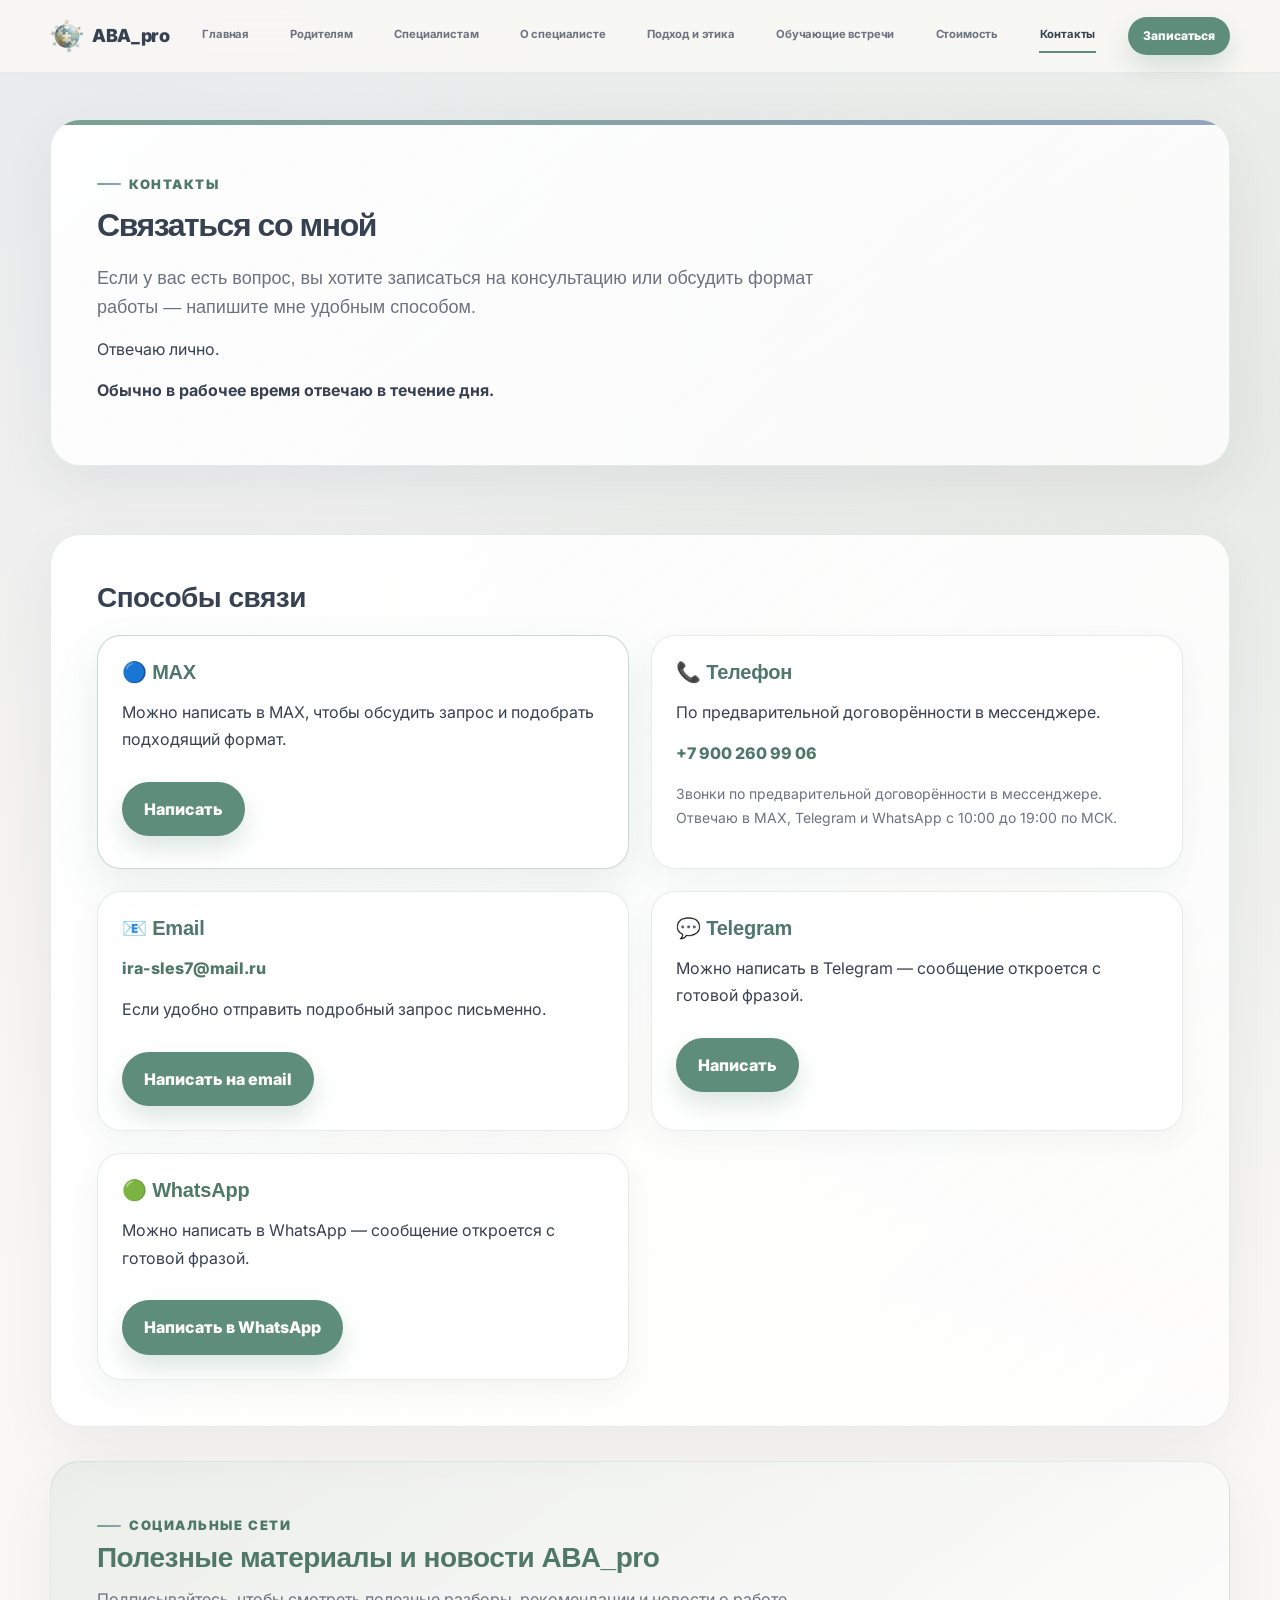
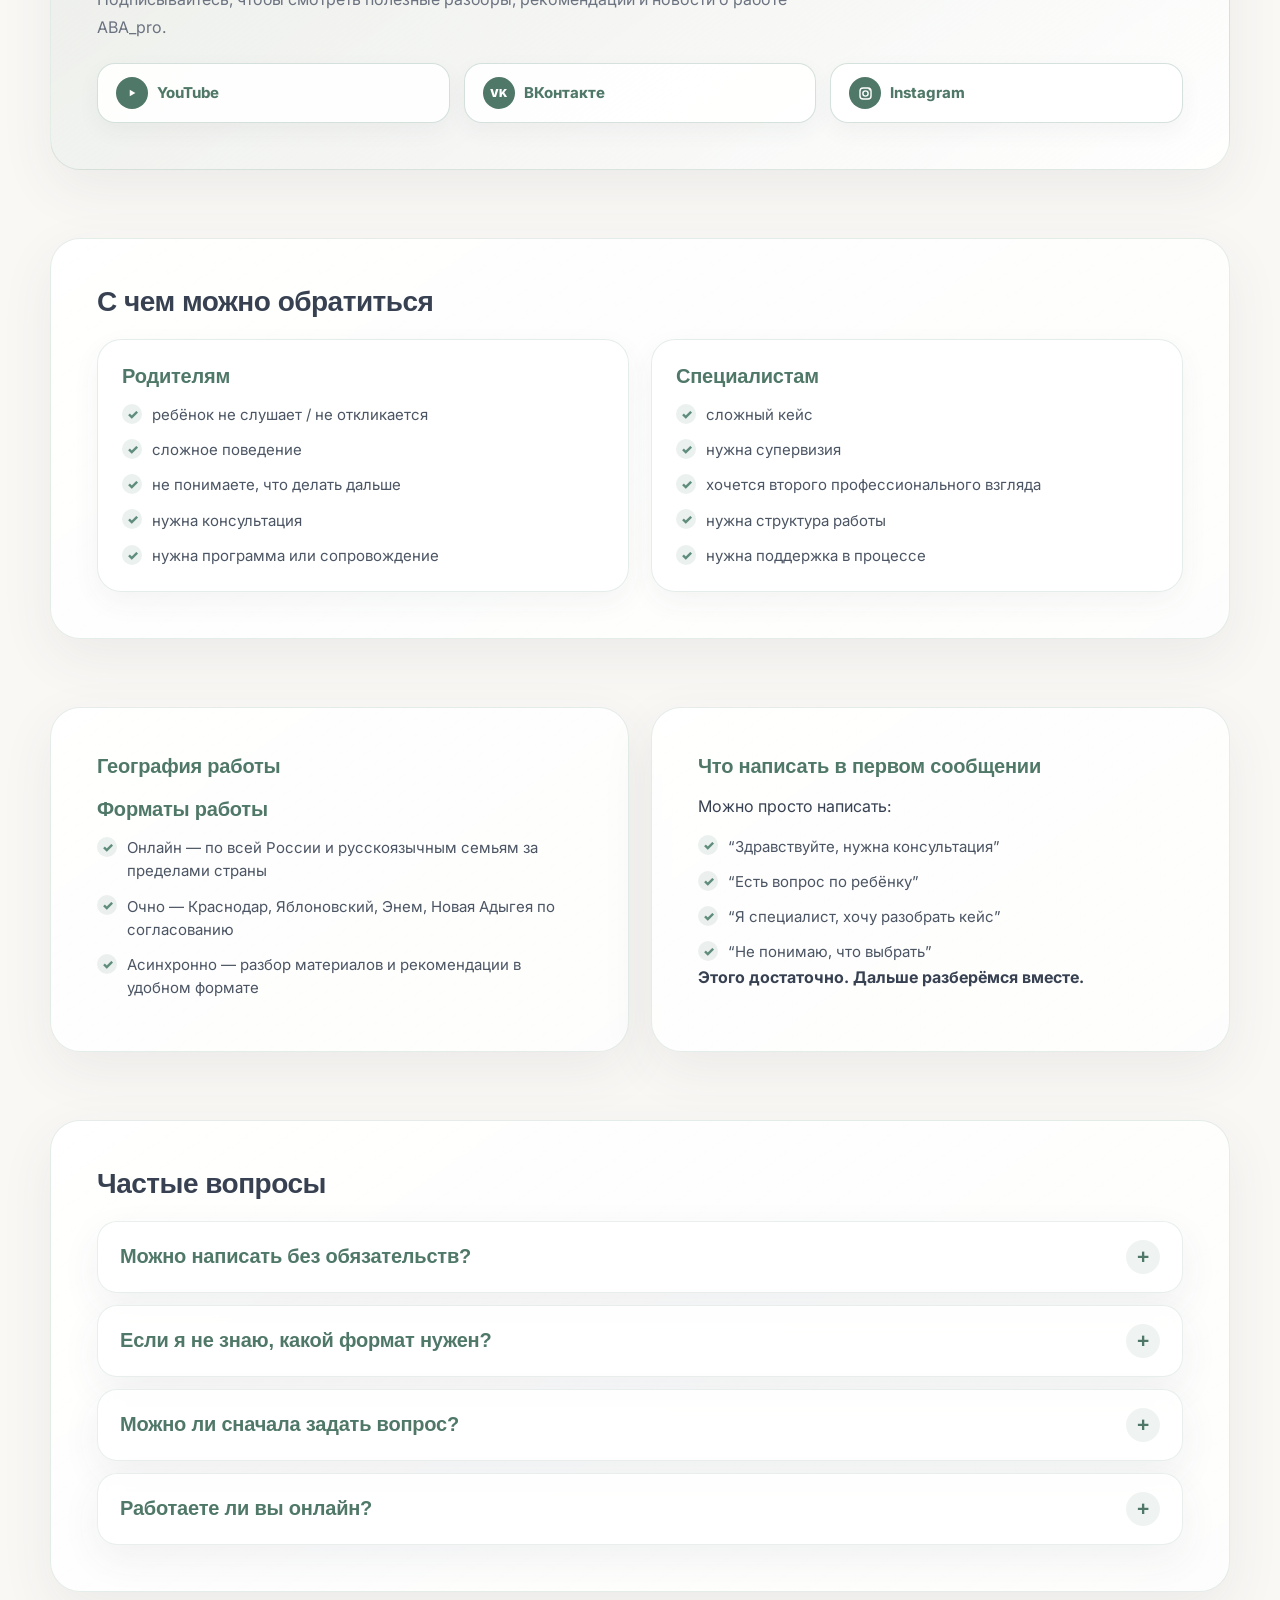
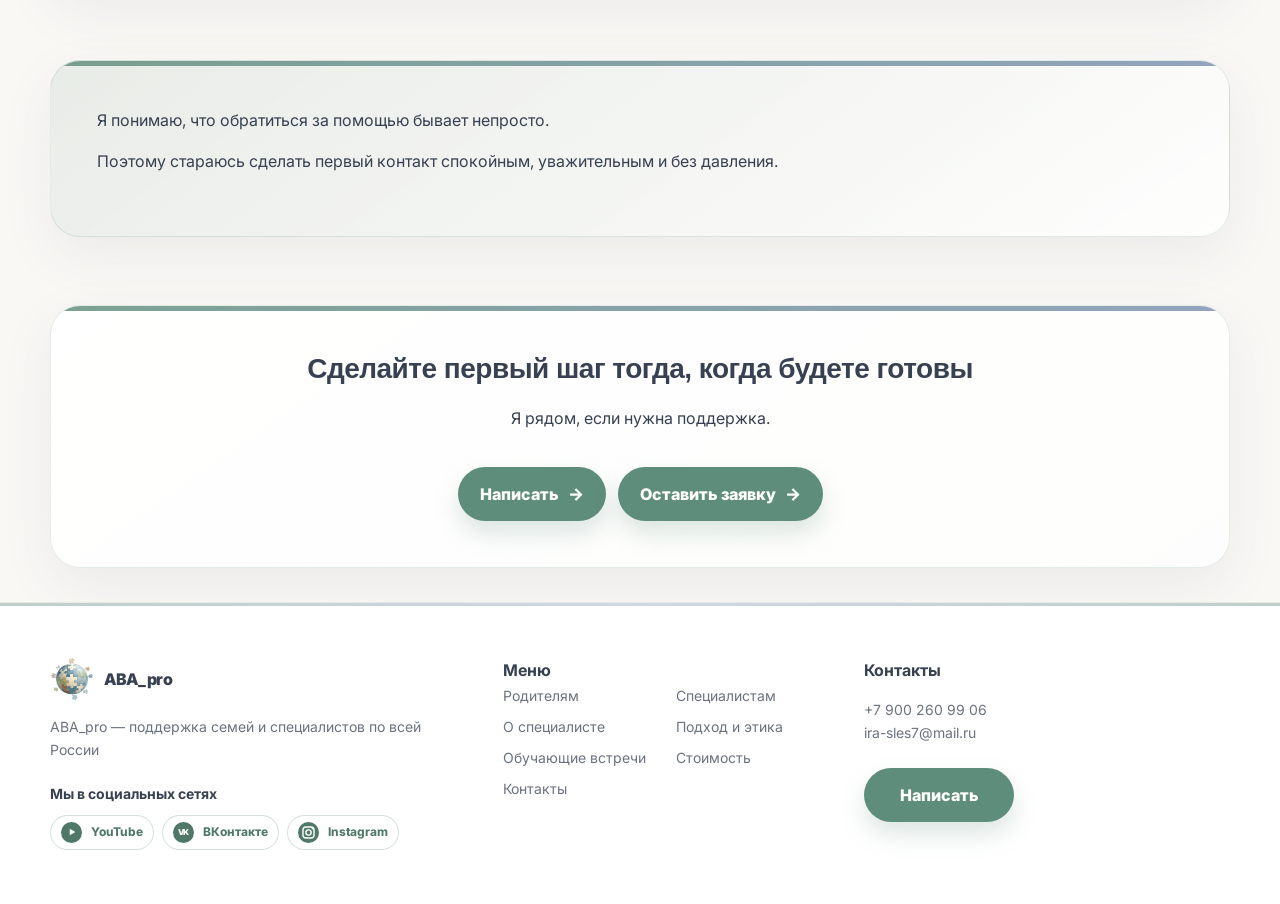
<file: contacts.html>
<!DOCTYPE html>

<html lang="ru"><head><meta charset="utf-8"/><meta content="width=device-width, initial-scale=1" name="viewport"/><title>Контакты — ABA_pro</title><meta content="Связаться с ABA_pro: MAX, Telegram, WhatsApp, телефон и электронная почта." name="description"/><meta content="Контакты — ABA_pro" property="og:title"/><meta content="Связаться с ABA_pro: MAX, Telegram, WhatsApp, телефон и электронная почта." property="og:description"/><meta content="website" property="og:type"/><meta content="images/logo.png" property="og:image"/><link href="https://fonts.googleapis.com" rel="preconnect"/><link crossorigin="" href="https://fonts.gstatic.com" rel="preconnect"/><link href="https://fonts.googleapis.com/css2?family=Inter:wght@400;500;600;700;800&amp;family=Manrope:wght@400;500;600;700;800&amp;display=swap" rel="stylesheet"/><link href="style.css" rel="stylesheet"/></head><body><a class="skip" href="#content">К содержанию</a><header class="header"><div class="container nav"><a aria-label="ABA_pro" class="brand" href="index.html"><img alt="Логотип ABA_pro" decoding="async" height="44" src="images/logo.webp" width="44"/><span>ABA_pro</span></a><nav aria-label="Главное меню" class="menu"><a class="" href="index.html">Главная</a><a class="" href="parents.html">Родителям</a><a class="" href="specialists.html">Специалистам</a><a class="" href="about.html">О специалисте</a><a class="" href="ethics.html">Подход и этика</a><a class="" href="meetings.html">Обучающие встречи</a><a class="" href="prices.html">Стоимость</a><a class="active" href="contacts.html">Контакты</a></nav><div class="nav-actions"><a class="btn btn-primary" href="https://web.max.ru/53081620" rel="noopener noreferrer" target="_blank">Записаться</a></div><button aria-expanded="false" aria-label="Открыть меню" class="burger">☰</button></div></header><main class="premium-page" id="content">
<section class="section premium-hero"><div class="container premium-shell"><div class="premium-hero-card"><p class="kicker">Контакты</p><h1>Связаться со мной</h1><p class="lead">Если у вас есть вопрос, вы хотите записаться на консультацию или обсудить формат работы — напишите мне удобным способом.</p><p>Отвечаю лично.</p><p><strong>Обычно в рабочее время отвечаю в течение дня.</strong></p></div></div></section>
<section class="section"><div class="container premium-shell"><div class="premium-card premium-wide"><h2>Способы связи</h2><div class="premium-grid two inner contacts-grid"><article class="premium-card contact-featured"><h3>🔵 MAX</h3><p>Можно написать в MAX, чтобы обсудить запрос и подобрать подходящий формат.</p><a class="btn btn-primary" href="https://web.max.ru/53081620" rel="noopener noreferrer" target="_blank">Написать</a></article><article class="premium-card"><h3>📞 Телефон</h3><p>По предварительной договорённости в мессенджере.</p><p><a href="tel:+79002609906">+7 900 260 99 06</a></p><p class="small-note">Звонки по предварительной договорённости в мессенджере. Отвечаю в MAX, Telegram и WhatsApp с 10:00 до 19:00 по МСК.</p></article><article class="premium-card"><h3>📧 Email</h3><p><a href="mailto:ira-sles7@mail.ru">ira-sles7@mail.ru</a></p><p>Если удобно отправить подробный запрос письменно.</p><a class="btn btn-primary" href="mailto:ira-sles7@mail.ru">Написать на email</a></article><article class="premium-card"><h3>💬 Telegram</h3><p>Можно написать в Telegram — сообщение откроется с готовой фразой.</p><a class="btn btn-secondary" href="https://t.me/+79002609906?text=%D0%97%D0%B4%D1%80%D0%B0%D0%B2%D1%81%D1%82%D0%B2%D1%83%D0%B9%D1%82%D0%B5%21%20%D0%A5%D0%BE%D1%87%D1%83%20%D1%83%D1%82%D0%BE%D1%87%D0%BD%D0%B8%D1%82%D1%8C%20%D0%B8%D0%BD%D1%84%D0%BE%D1%80%D0%BC%D0%B0%D1%86%D0%B8%D1%8E%20%D0%BE%20%D0%BA%D0%BE%D0%BD%D1%81%D1%83%D0%BB%D1%8C%D1%82%D0%B0%D1%86%D0%B8%D0%B8%20ABA_pro." rel="noopener noreferrer" target="_blank">Написать</a></article><article class="premium-card"><h3>🟢 WhatsApp</h3><p>Можно написать в WhatsApp — сообщение откроется с готовой фразой.</p><a class="btn btn-secondary" href="https://wa.me/79002609906?text=%D0%97%D0%B4%D1%80%D0%B0%D0%B2%D1%81%D1%82%D0%B2%D1%83%D0%B9%D1%82%D0%B5%21%20%D0%A5%D0%BE%D1%87%D1%83%20%D1%83%D1%82%D0%BE%D1%87%D0%BD%D0%B8%D1%82%D1%8C%20%D0%B8%D0%BD%D1%84%D0%BE%D1%80%D0%BC%D0%B0%D1%86%D0%B8%D1%8E%20%D0%BE%20%D0%BA%D0%BE%D0%BD%D1%81%D1%83%D0%BB%D1%8C%D1%82%D0%B0%D1%86%D0%B8%D0%B8%20ABA_pro." rel="noopener noreferrer" target="_blank">Написать в WhatsApp</a></article></div></div></div></section><section class="section contacts-social-section"><div class="container premium-shell"><div class="premium-card premium-wide contacts-social-card"><p class="kicker">Социальные сети</p><h2>Полезные материалы и новости ABA_pro</h2><p class="contacts-social-intro">Подписывайтесь, чтобы смотреть полезные разборы, рекомендации и новости о работе ABA_pro.</p><div aria-label="Социальные сети и видеоканал ABA_pro" class="social-links social-links-cards"><a aria-label="YouTube ABA_pro — открыть в новой вкладке" class="social-link social-card-link" href="https://youtube.com/channel/UCEe8vL0UlFGjMbG5e7w1Uwg?si=prw3kqh6Eul0WPmQ" rel="noopener noreferrer" target="_blank"><span aria-hidden="true" class="social-mark social-mark-youtube"><svg focusable="false" viewbox="0 0 24 24"><path d="M9 7.6v8.8L16.5 12 9 7.6Z" fill="currentColor"></path></svg></span><span>YouTube</span></a><a aria-label="ВКонтакте ABA_pro — открыть в новой вкладке" class="social-link social-card-link" href="https://vk.ru/id332025053" rel="noopener noreferrer" target="_blank"><span aria-hidden="true" class="social-mark">VK</span><span>ВКонтакте</span></a><a aria-label="Instagram ABA_pro — открыть в новой вкладке" class="social-link social-card-link" href="https://www.instagram.com/aba_pro_irina/" rel="noopener noreferrer" target="_blank"><span aria-hidden="true" class="social-mark social-mark-instagram"><svg focusable="false" viewbox="0 0 24 24"><rect fill="none" height="15.6" rx="4.4" stroke="currentColor" stroke-width="2" width="15.6" x="4.2" y="4.2"></rect><circle cx="12" cy="12" fill="none" r="3.7" stroke="currentColor" stroke-width="2"></circle><circle cx="17.4" cy="6.8" fill="currentColor" r="1.1"></circle></svg></span><span>Instagram</span></a></div></div></div></section>
<section class="section"><div class="container premium-shell"><div class="premium-card premium-wide"><h2>С чем можно обратиться</h2><div class="premium-grid two inner"><article class="premium-card"><h3> Родителям</h3><ul class="check-list"><li>ребёнок не слушает / не откликается</li><li>сложное поведение</li><li>не понимаете, что делать дальше</li><li>нужна консультация</li><li>нужна программа или сопровождение</li></ul></article><article class="premium-card"><h3> Специалистам</h3><ul class="check-list"><li>сложный кейс</li><li>нужна супервизия</li><li>хочется второго профессионального взгляда</li><li>нужна структура работы</li><li>нужна поддержка в процессе</li></ul></article></div></div></div></section>
<section class="section"><div class="container premium-shell"><div class="premium-grid two"><article class="premium-card"><h3> География работы</h3><h4>Форматы работы</h4><ul class="check-list"><li>Онлайн — по всей России и русскоязычным семьям за пределами страны</li><li>Очно — Краснодар, Яблоновский, Энем, Новая Адыгея по согласованию</li><li>Асинхронно — разбор материалов и рекомендации в удобном формате</li></ul></article><article class="premium-card"><h3> Что написать в первом сообщении</h3><p>Можно просто написать:</p><ul class="check-list"><li>“Здравствуйте, нужна консультация”</li><li>“Есть вопрос по ребёнку”</li><li>“Я специалист, хочу разобрать кейс”</li><li>“Не понимаю, что выбрать”</li></ul><p><strong>Этого достаточно. Дальше разберёмся вместе.</strong></p></article></div></div></section>
<section class="section"><div class="container premium-shell"><div class="premium-card premium-wide"><h2>Частые вопросы</h2><div class="faq premium-faq"><details class="faq-item"><summary>Можно написать без обязательств?</summary><p>Да. Первое сообщение ни к чему вас не обязывает.</p></details><details class="faq-item"><summary>Если я не знаю, какой формат нужен?</summary><p>Это нормально. Помогу определить.</p></details><details class="faq-item"><summary>Можно ли сначала задать вопрос?</summary><p>Да.</p></details><details class="faq-item"><summary>Работаете ли вы онлайн?</summary><p>Да, большинство запросов можно решать онлайн.</p></details></div></div></div></section>
<section class="section"><div class="container premium-shell"><div class="premium-card premium-wide accent"><p>Я понимаю, что обратиться за помощью бывает непросто.</p><p>Поэтому стараюсь сделать первый контакт спокойным, уважительным и без давления.</p></div></div></section>
<section class="section"><div class="container premium-shell"><div class="final-card"><h2>Сделайте первый шаг тогда, когда будете готовы</h2><p>Я рядом, если нужна поддержка.</p><div class="cta-actions"><a class="btn btn-primary" href="https://web.max.ru/53081620" rel="noopener noreferrer" target="_blank">Написать</a><a class="btn btn-secondary" href="mailto:ira-sles7@mail.ru?subject=%D0%97%D0%B0%D1%8F%D0%B2%D0%BA%D0%B0%20ABA_pro">Оставить заявку</a></div></div></div></section>
</main><footer class="footer"><div class="container footer-grid"><div><a class="brand" href="index.html"><img alt="" src="images/logo.webp"/><span>ABA_pro</span></a><p class="small">ABA_pro — поддержка семей и специалистов по всей России</p><div class="footer-socials"><strong class="footer-social-title">Мы в социальных сетях</strong><div aria-label="Социальные сети ABA_pro" class="social-links social-links-footer"><a aria-label="YouTube ABA_pro — открыть в новой вкладке" class="social-link social-link-compact" href="https://youtube.com/channel/UCEe8vL0UlFGjMbG5e7w1Uwg?si=prw3kqh6Eul0WPmQ" rel="noopener noreferrer" target="_blank"><span aria-hidden="true" class="social-mark social-mark-youtube"><svg focusable="false" viewbox="0 0 24 24"><path d="M9 7.6v8.8L16.5 12 9 7.6Z" fill="currentColor"></path></svg></span><span>YouTube</span></a><a aria-label="ВКонтакте ABA_pro — открыть в новой вкладке" class="social-link social-link-compact" href="https://vk.ru/id332025053" rel="noopener noreferrer" target="_blank"><span aria-hidden="true" class="social-mark">VK</span><span>ВКонтакте</span></a><a aria-label="Instagram ABA_pro — открыть в новой вкладке" class="social-link social-link-compact" href="https://www.instagram.com/aba_pro_irina/" rel="noopener noreferrer" target="_blank"><span aria-hidden="true" class="social-mark social-mark-instagram"><svg focusable="false" viewbox="0 0 24 24"><rect fill="none" height="15.6" rx="4.4" stroke="currentColor" stroke-width="2" width="15.6" x="4.2" y="4.2"></rect><circle cx="12" cy="12" fill="none" r="3.7" stroke="currentColor" stroke-width="2"></circle><circle cx="17.4" cy="6.8" fill="currentColor" r="1.1"></circle></svg></span><span>Instagram</span></a></div></div></div><div><strong>Меню</strong><div class="footer-links small"><a href="parents.html">Родителям</a><a href="specialists.html">Специалистам</a><a href="about.html">О специалисте</a><a href="ethics.html">Подход и этика</a><a href="meetings.html">Обучающие встречи</a><a href="prices.html">Стоимость</a><a href="contacts.html">Контакты</a></div></div><div><strong>Контакты</strong><p class="small"><a href="tel:+79002609906">+7 900 260 99 06</a><br/><a href="mailto:ira-sles7@mail.ru">ira-sles7@mail.ru</a></p><a class="btn btn-primary footer-contact-btn" href="https://web.max.ru/53081620" rel="noopener noreferrer" target="_blank">Написать</a></div></div></footer><script src="script.js"></script></body></html>
</file>
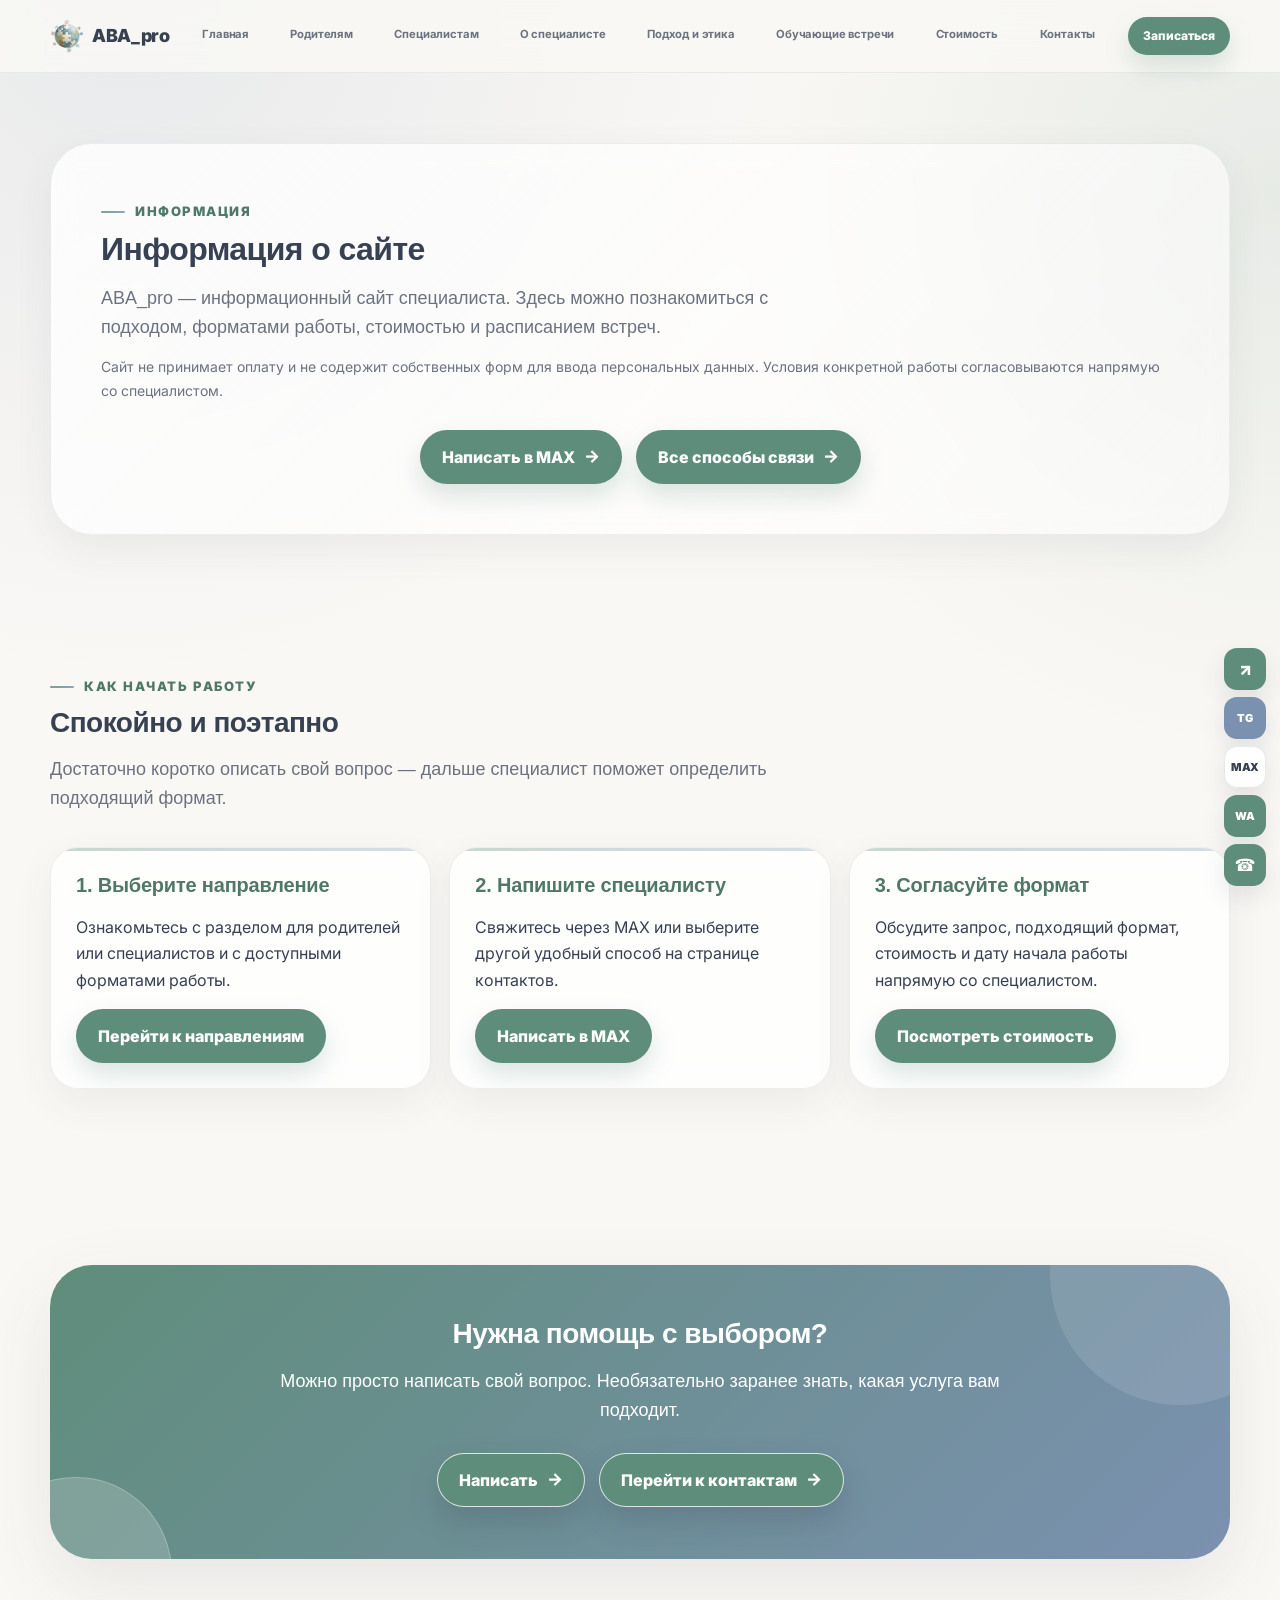
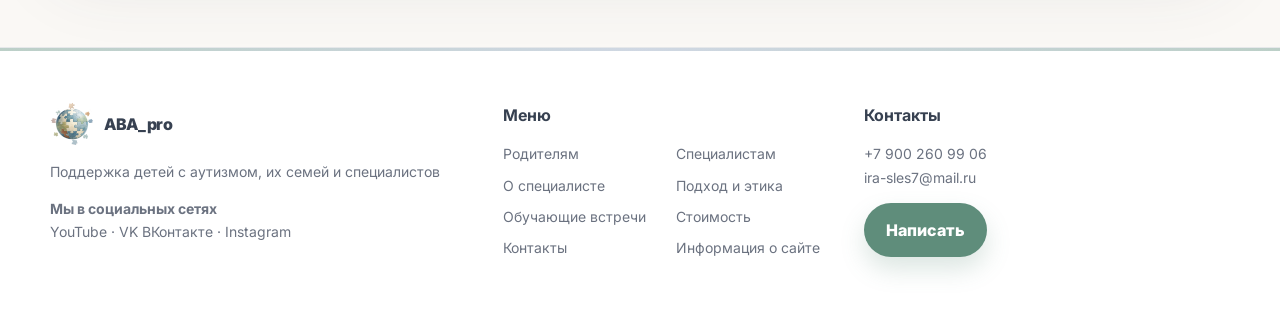
<file: documents.html>
<!doctype html>
<html lang="ru">
<head>
  <meta charset="utf-8">
  <meta name="viewport" content="width=device-width, initial-scale=1">
  <title>Информация о сайте — ABA_pro</title>
  <meta name="description" content="Информация о сайте ABA_pro, форматах работы и способах связи со специалистом.">
  <meta name="robots" content="noindex,follow"/>
  <link rel="preconnect" href="https://fonts.googleapis.com">
  <link rel="preconnect" href="https://fonts.gstatic.com" crossorigin>
  <link href="https://fonts.googleapis.com/css2?family=Inter:wght@400;500;700;800&family=Manrope:wght@400;500;700;800&display=swap" rel="stylesheet">
  <link rel="stylesheet" href="style.css">
</head>
<body>
  <a class="skip" href="#main">К содержанию</a>

  <header class="header">
    <div class="container nav">
      <a class="brand" href="index.html" aria-label="ABA_pro — главная">
        <img src="images/logo.webp" alt="" width="34" height="34">
        <span>ABA_pro</span>
      </a>

      <nav class="menu" aria-label="Главное меню">
        <a href="index.html">Главная</a>
        <a href="parents.html">Родителям</a>
        <a href="specialists.html">Специалистам</a>
        <a href="about.html">О специалисте</a>
        <a href="ethics.html">Подход и этика</a>
        <a href="meetings.html">Обучающие встречи</a>
        <a href="prices.html">Стоимость</a>
        <a href="contacts.html">Контакты</a>
      </nav>

      <div class="nav-actions">
        <a class="btn btn-primary" href="https://web.max.ru/53081620" target="_blank" rel="noopener noreferrer">Записаться</a>
      </div>

      <button class="burger" type="button" aria-label="Открыть меню" aria-expanded="false">☰</button>
    </div>
  </header>

  <main id="main">
    <section class="page-hero">
      <div class="container">
        <div class="page-hero-card reveal">
          <p class="kicker">Информация</p>
          <h1 class="title">Информация о сайте</h1>
          <p class="subtitle">
            ABA_pro — информационный сайт специалиста. Здесь можно познакомиться
            с подходом, форматами работы, стоимостью и расписанием встреч.
          </p>
          <p class="small-note">
            Сайт не принимает оплату и не содержит собственных форм для ввода персональных данных.
            Условия конкретной работы согласовываются напрямую со специалистом.
          </p>
          <div class="cta-actions">
            <a class="btn btn-primary" href="https://web.max.ru/53081620" target="_blank" rel="noopener noreferrer">Написать в MAX</a>
            <a class="btn btn-secondary" href="contacts.html">Все способы связи</a>
          </div>
        </div>
      </div>
    </section>

    <section class="section">
      <div class="container">
        <div class="section-head reveal">
          <p class="kicker">Как начать работу</p>
          <h2 class="title">Спокойно и поэтапно</h2>
          <p class="subtitle">Достаточно коротко описать свой вопрос — дальше специалист поможет определить подходящий формат.</p>
        </div>

        <div class="docs-top">
          <article class="doc-card reveal">
            <h3>1. Выберите направление</h3>
            <p>Ознакомьтесь с разделом для родителей или специалистов и с доступными форматами работы.</p>
            <a class="btn btn-secondary" href="index.html">Перейти к направлениям</a>
          </article>

          <article class="doc-card reveal">
            <h3>2. Напишите специалисту</h3>
            <p>Свяжитесь через MAX или выберите другой удобный способ на странице контактов.</p>
            <a class="btn btn-primary" href="https://web.max.ru/53081620" target="_blank" rel="noopener noreferrer">Написать в MAX</a>
          </article>

          <article class="doc-card reveal">
            <h3>3. Согласуйте формат</h3>
            <p>Обсудите запрос, подходящий формат, стоимость и дату начала работы напрямую со специалистом.</p>
            <a class="btn btn-secondary" href="prices.html">Посмотреть стоимость</a>
          </article>
        </div>
      </div>
    </section>

    <section class="section">
      <div class="container">
        <div class="cta-final reveal">
          <h2 class="title">Нужна помощь с выбором?</h2>
          <p class="subtitle">Можно просто написать свой вопрос. Необязательно заранее знать, какая услуга вам подходит.</p>
          <div class="cta-actions">
            <a class="btn btn-primary" href="https://web.max.ru/53081620" target="_blank" rel="noopener noreferrer">Написать</a>
            <a class="btn btn-secondary" href="contacts.html">Перейти к контактам</a>
          </div>
        </div>
      </div>
    </section>
  </main>

  <div class="float-actions" aria-label="Быстрые действия">
    <a href="contacts.html" title="Контакты" aria-label="Контакты">↗</a>
    <a href="https://t.me/%2B79002609906?text=%D0%97%D0%B4%D1%80%D0%B0%D0%B2%D1%81%D1%82%D0%B2%D1%83%D0%B9%D1%82%D0%B5%21+%D0%A5%D0%BE%D1%87%D1%83+%D1%83%D1%82%D0%BE%D1%87%D0%BD%D0%B8%D1%82%D1%8C+%D0%B8%D0%BD%D1%84%D0%BE%D1%80%D0%BC%D0%B0%D1%86%D0%B8%D0%B8+%D0%BE+%D0%BA%D0%BE%D0%BD%D1%81%D1%83%D0%BB%D1%8C%D1%82%D0%B0%D1%86%D0%B8%D0%B8+ABA_pro." target="_blank" rel="noopener noreferrer" title="Telegram" aria-label="Telegram">TG</a>
    <a href="https://web.max.ru/53081620" target="_blank" rel="noopener noreferrer" title="MAX" aria-label="MAX">MAX</a>
    <a href="https://wa.me/79002609906?text=%D0%97%D0%B4%D1%80%D0%B0%D0%B2%D1%81%D1%82%D0%B2%D1%83%D0%B9%D1%82%D0%B5%21+%D0%A5%D0%BE%D1%87%D1%83+%D1%83%D1%82%D0%BE%D1%87%D0%BD%D0%B8%D1%82%D1%8C+%D0%B8%D0%BD%D1%84%D0%BE%D1%80%D0%BC%D0%B0%D1%86%D0%B8%D1%8E+%D0%BE+%D0%BA%D0%BE%D0%BD%D1%81%D1%83%D0%BB%D1%8C%D1%82%D0%B0%D1%86%D0%B8%D0%B8+ABA_pro." target="_blank" rel="noopener noreferrer" title="WhatsApp" aria-label="WhatsApp">WA</a>
    <a href="tel:+79002609906" title="Позвонить" aria-label="Позвонить">☎</a>
  </div>

  <footer class="footer">
    <div class="container footer-grid">
      <div>
        <a class="brand" href="index.html">
          <img src="images/logo.webp" alt="" width="34" height="34">
          <span>ABA_pro</span>
        </a>
        <p class="small">Поддержка детей с аутизмом, их семей и специалистов</p>
        <p class="small">
          <strong>Мы в социальных сетях</strong><br>
          <a href="https://youtube.com/channel/UCEe8vL0UlFGjMbG5e7w1Uwg?si=prw3kqh6Eul0WPmQ" target="_blank" rel="noopener noreferrer">YouTube</a>
          · <a href="https://vk.ru/id332025053" target="_blank" rel="noopener noreferrer">VK ВКонтакте</a>
          · <a href="https://www.instagram.com/aba_pro_irina/" target="_blank" rel="noopener noreferrer">Instagram</a>
        </p>
      </div>

      <div>
        <strong>Меню</strong>
        <p class="small footer-links">
          <a href="parents.html">Родителям</a>
          <a href="specialists.html">Специалистам</a>
          <a href="about.html">О специалисте</a>
          <a href="ethics.html">Подход и этика</a>
          <a href="meetings.html">Обучающие встречи</a>
          <a href="prices.html">Стоимость</a>
          <a href="contacts.html">Контакты</a>
          <a href="documents.html">Информация о сайте</a>
        </p>
      </div>

      <div class="contacts">
        <strong>Контакты</strong>
        <p class="small">
          <a href="tel:+79002609906">+7 900 260 99 06</a><br>
          <a href="mailto:ira-sles7@mail.ru">ira-sles7@mail.ru</a>
        </p>
        <a class="btn btn-primary" href="https://web.max.ru/53081620" target="_blank" rel="noopener noreferrer">Написать</a>
      </div>
    </div>
  </footer>

  <script src="script.js" defer></script>
</body>
</html>
</file>
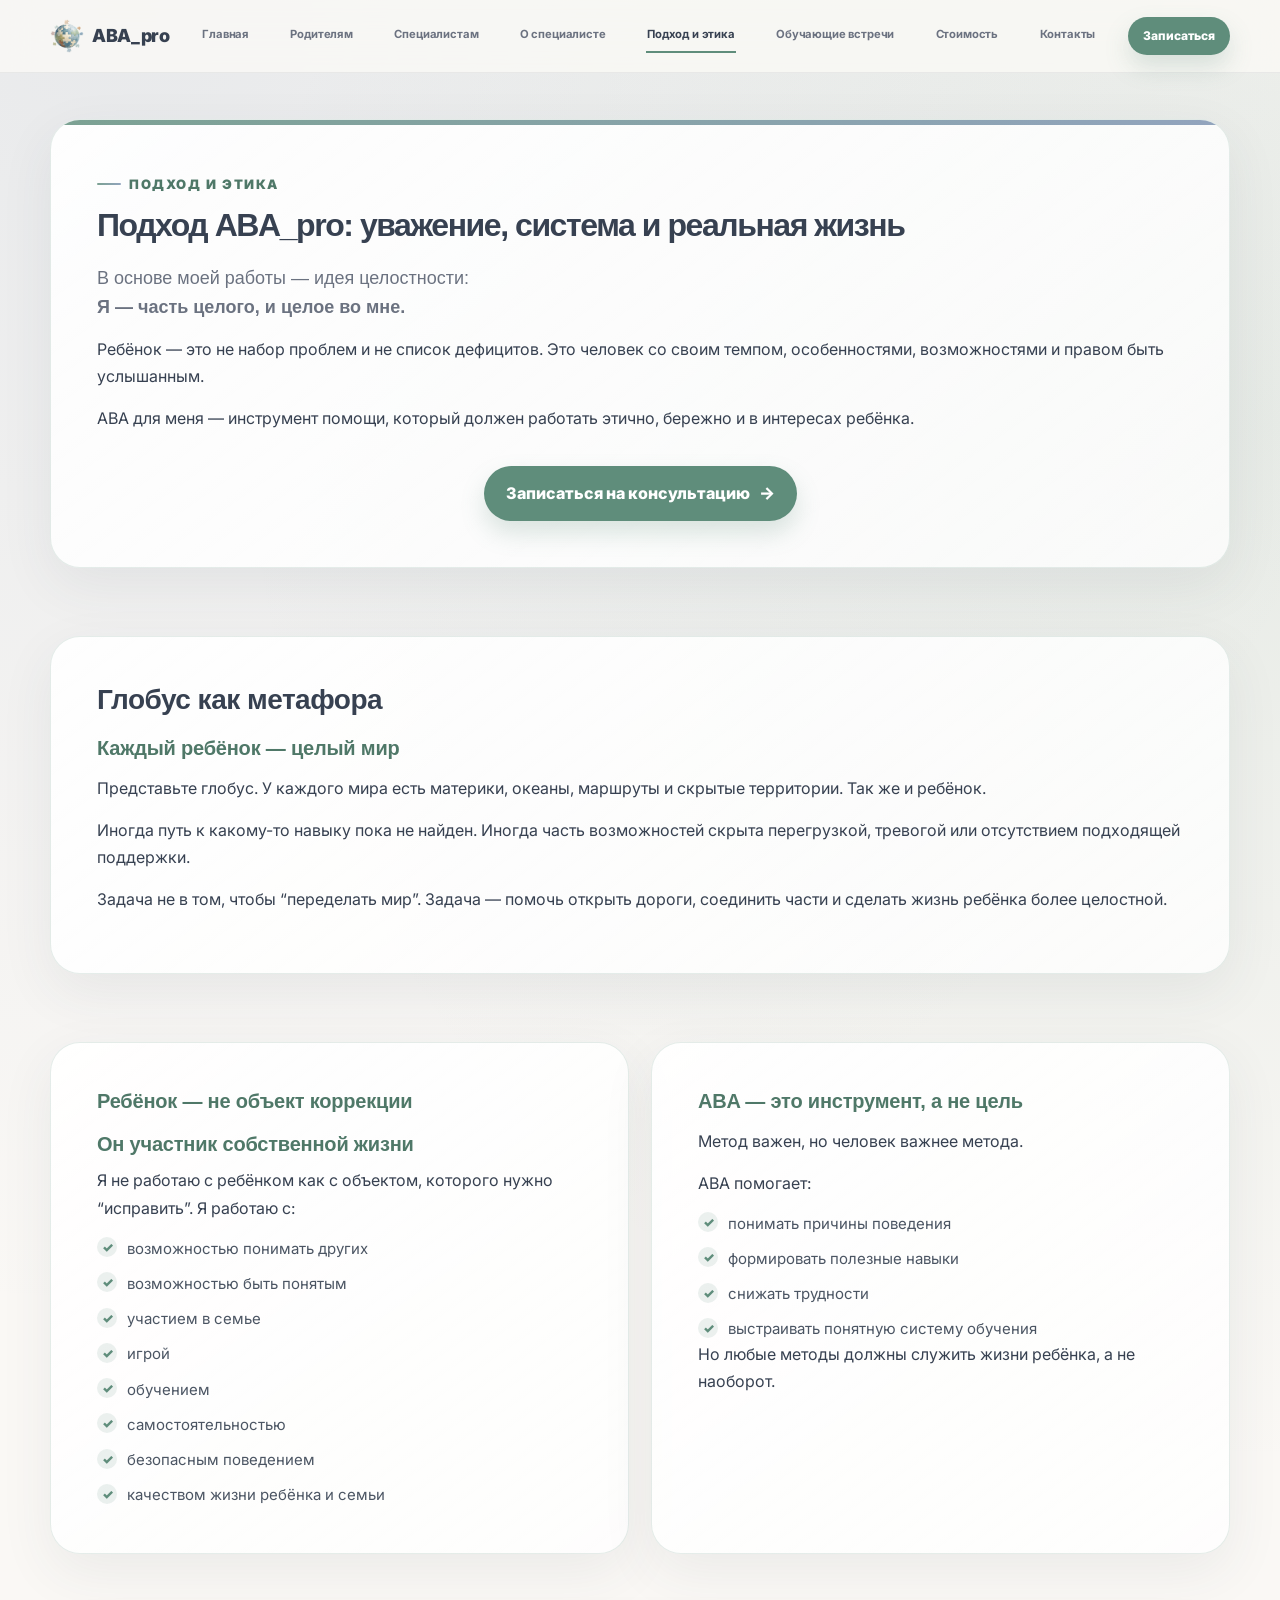
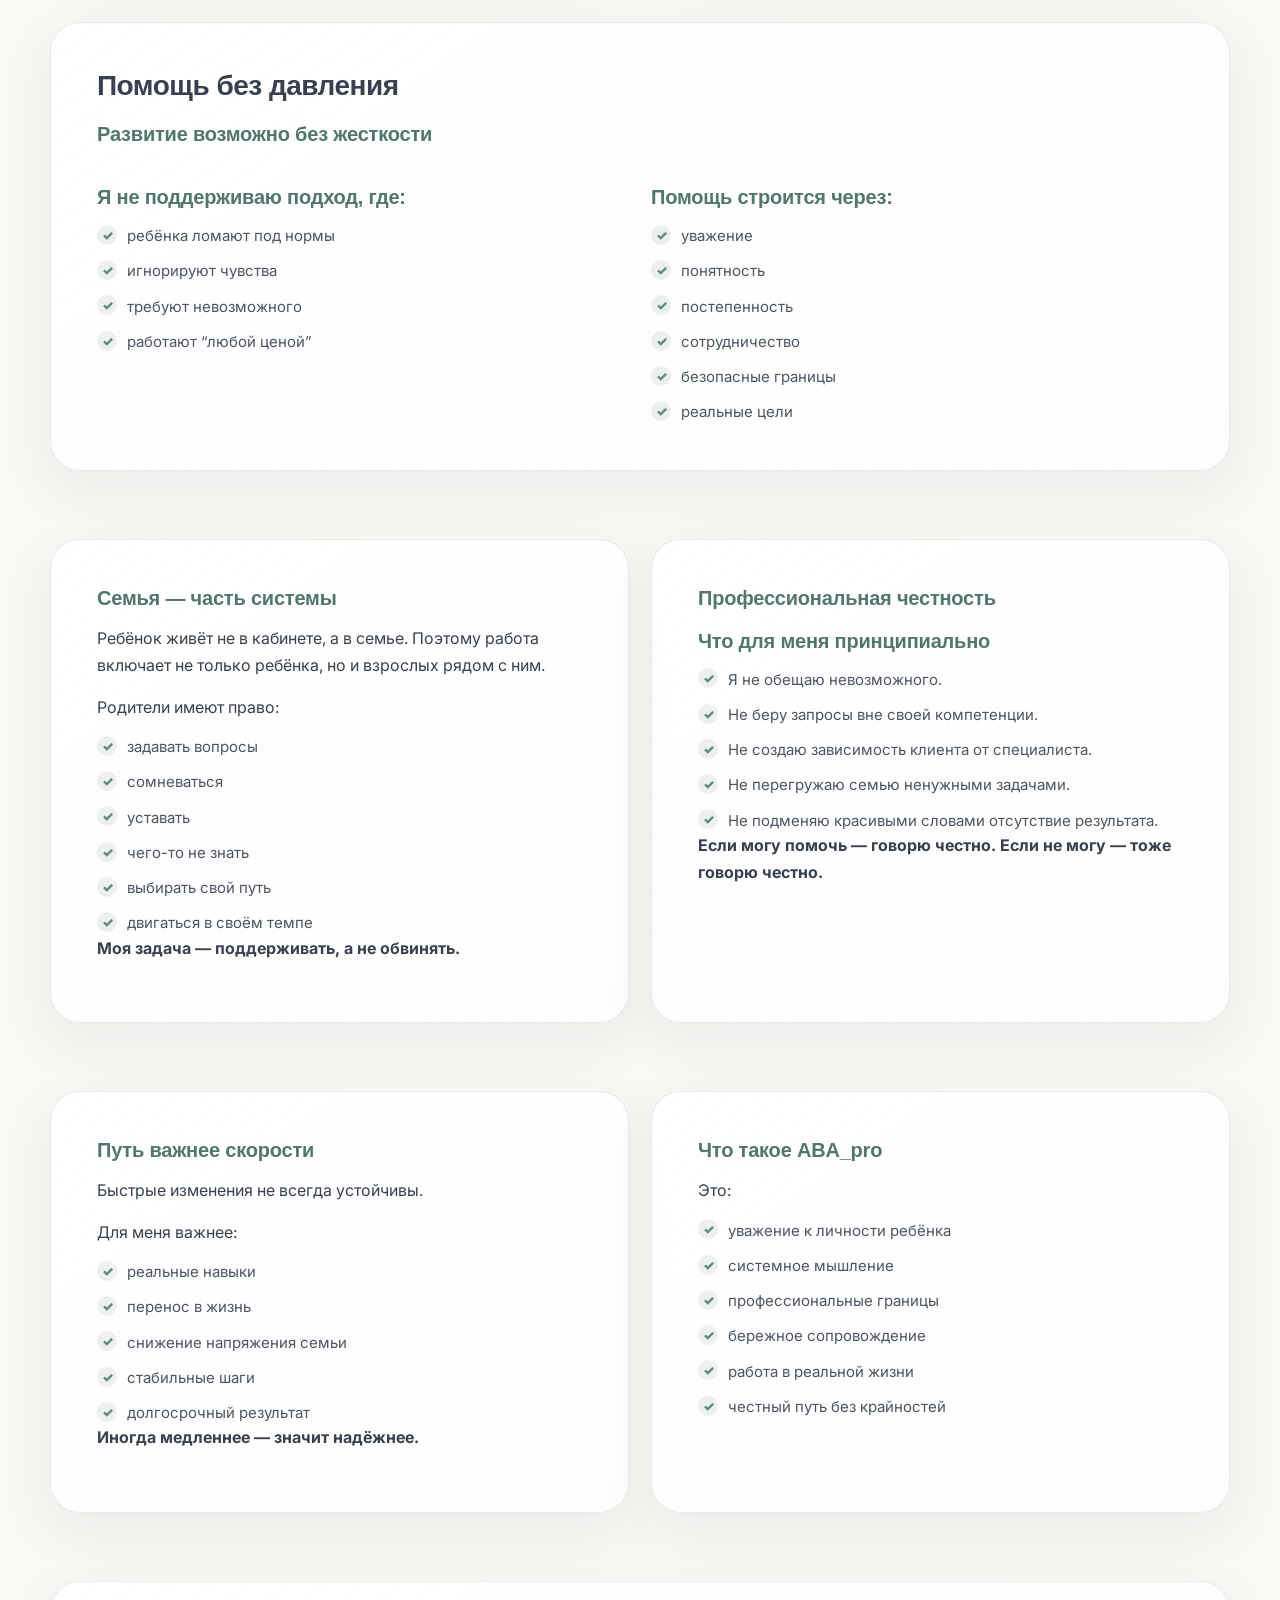
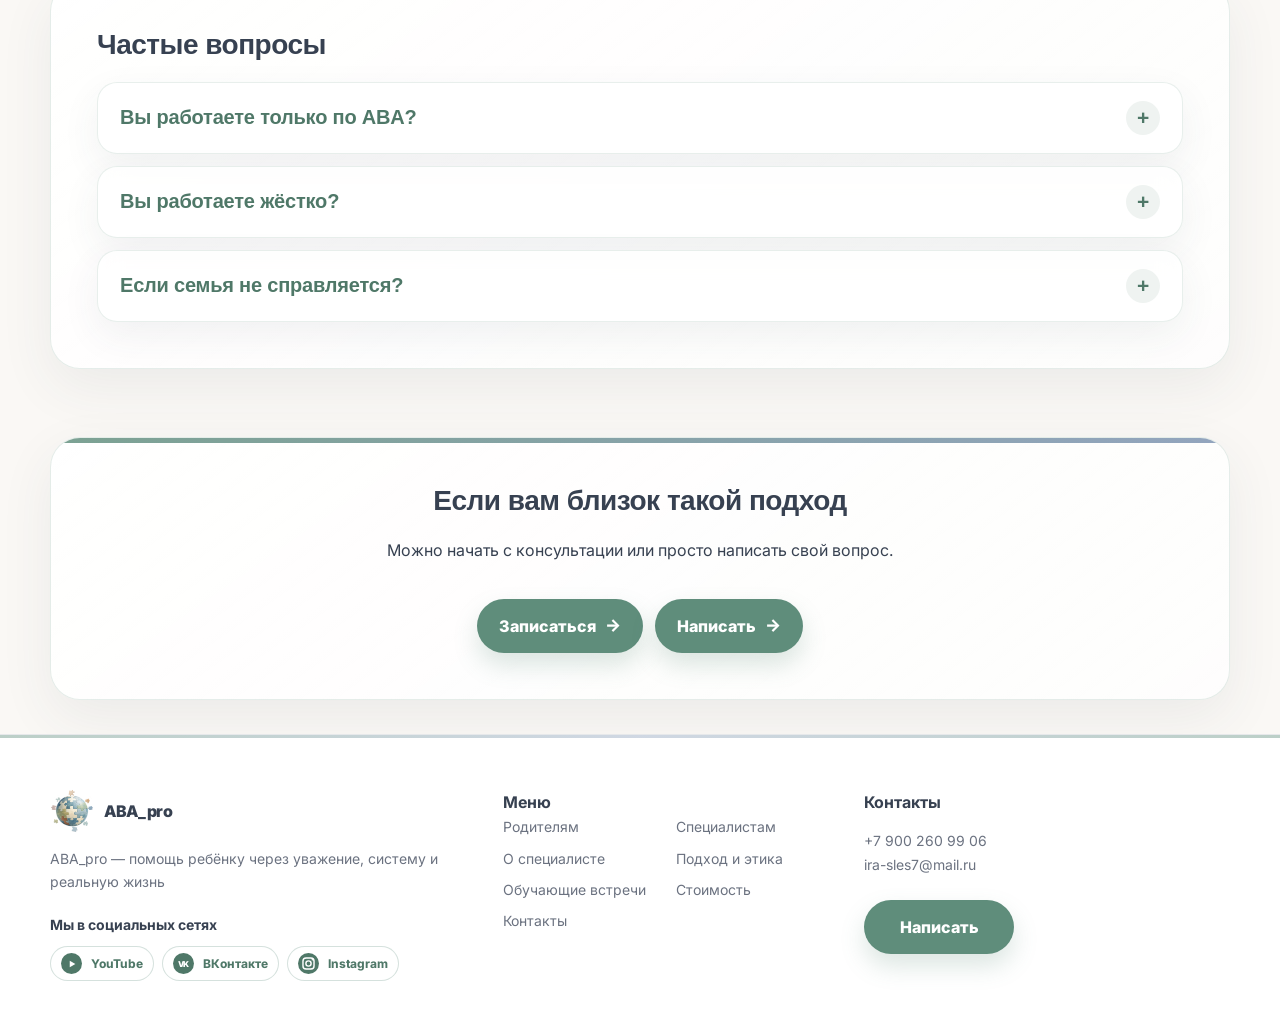
<file: ethics.html>
<!DOCTYPE html>

<html lang="ru"><head><meta charset="utf-8"/><meta content="width=device-width, initial-scale=1" name="viewport"/><title>Подход и этика — ABA_pro</title><meta content="Подход ABA_pro: уважение, система и реальная жизнь." name="description"/><meta content="Подход и этика — ABA_pro" property="og:title"/><meta content="Подход ABA_pro: уважение, система и реальная жизнь." property="og:description"/><meta content="website" property="og:type"/><meta content="images/logo.png" property="og:image"/><link href="https://fonts.googleapis.com" rel="preconnect"/><link crossorigin="" href="https://fonts.gstatic.com" rel="preconnect"/><link href="https://fonts.googleapis.com/css2?family=Inter:wght@400;500;600;700;800&amp;family=Manrope:wght@400;500;600;700;800&amp;display=swap" rel="stylesheet"/><link href="style.css" rel="stylesheet"/></head><body><a class="skip" href="#content">К содержанию</a><header class="header"><div class="container nav"><a aria-label="ABA_pro" class="brand" href="index.html"><img alt="Логотип ABA_pro" decoding="async" height="44" src="images/logo.webp" width="44"/><span>ABA_pro</span></a><nav aria-label="Главное меню" class="menu"><a class="" href="index.html">Главная</a><a class="" href="parents.html">Родителям</a><a class="" href="specialists.html">Специалистам</a><a class="" href="about.html">О специалисте</a><a class="active" href="ethics.html">Подход и этика</a><a class="" href="meetings.html">Обучающие встречи</a><a class="" href="prices.html">Стоимость</a><a class="" href="contacts.html">Контакты</a></nav><div class="nav-actions"><a class="btn btn-primary" href="https://web.max.ru/53081620" rel="noopener noreferrer" target="_blank">Записаться</a></div><button aria-expanded="false" aria-label="Открыть меню" class="burger">☰</button></div></header><main class="premium-page" id="content">
<section class="section premium-hero"><div class="container premium-shell"><div class="premium-hero-card"><p class="kicker">Подход и этика</p><h1>Подход ABA_pro: уважение, система и реальная жизнь</h1><p class="lead">В основе моей работы — идея целостности:<br/><strong>Я — часть целого, и целое во мне.</strong></p><p>Ребёнок — это не набор проблем и не список дефицитов. Это человек со своим темпом, особенностями, возможностями и правом быть услышанным.</p><p>ABA для меня — инструмент помощи, который должен работать этично, бережно и в интересах ребёнка.</p><div class="cta-actions"><a class="btn btn-primary" href="https://web.max.ru/53081620" rel="noopener noreferrer" target="_blank">Записаться на консультацию</a></div></div></div></section>
<section class="section"><div class="container premium-shell"><div class="premium-card premium-wide"><h2>Глобус как метафора</h2><h3>Каждый ребёнок — целый мир</h3><p>Представьте глобус. У каждого мира есть материки, океаны, маршруты и скрытые территории. Так же и ребёнок.</p><p>Иногда путь к какому-то навыку пока не найден. Иногда часть возможностей скрыта перегрузкой, тревогой или отсутствием подходящей поддержки.</p><p>Задача не в том, чтобы “переделать мир”. Задача — помочь открыть дороги, соединить части и сделать жизнь ребёнка более целостной.</p></div></div></section>
<section class="section"><div class="container premium-shell"><div class="premium-grid two"><article class="premium-card"><h3> Ребёнок — не объект коррекции</h3><h4>Он участник собственной жизни</h4><p>Я не работаю с ребёнком как с объектом, которого нужно “исправить”. Я работаю с:</p><ul class="check-list"><li>возможностью понимать других</li><li>возможностью быть понятым</li><li>участием в семье</li><li>игрой</li><li>обучением</li><li>самостоятельностью</li><li>безопасным поведением</li><li>качеством жизни ребёнка и семьи</li></ul></article><article class="premium-card"><h3> ABA — это инструмент, а не цель</h3><p>Метод важен, но человек важнее метода.</p><p>ABA помогает:</p><ul class="check-list"><li>понимать причины поведения</li><li>формировать полезные навыки</li><li>снижать трудности</li><li>выстраивать понятную систему обучения</li></ul><p>Но любые методы должны служить жизни ребёнка, а не наоборот.</p></article></div></div></section>
<section class="section"><div class="container premium-shell"><div class="premium-card premium-wide"><h2>Помощь без давления</h2><h3>Развитие возможно без жесткости</h3><div class="premium-grid two inner"><div><h4>Я не поддерживаю подход, где:</h4><ul class="check-list"><li>ребёнка ломают под нормы</li><li>игнорируют чувства</li><li>требуют невозможного</li><li>работают “любой ценой”</li></ul></div><div><h4>Помощь строится через:</h4><ul class="check-list"><li>уважение</li><li>понятность</li><li>постепенность</li><li>сотрудничество</li><li>безопасные границы</li><li>реальные цели</li></ul></div></div></div></div></section>
<section class="section"><div class="container premium-shell"><div class="premium-grid two"><article class="premium-card"><h3> Семья — часть системы</h3><p>Ребёнок живёт не в кабинете, а в семье. Поэтому работа включает не только ребёнка, но и взрослых рядом с ним.</p><p>Родители имеют право:</p><ul class="check-list"><li>задавать вопросы</li><li>сомневаться</li><li>уставать</li><li>чего-то не знать</li><li>выбирать свой путь</li><li>двигаться в своём темпе</li></ul><p><strong>Моя задача — поддерживать, а не обвинять.</strong></p></article><article class="premium-card"><h3> Профессиональная честность</h3><h4>Что для меня принципиально</h4><ul class="check-list"><li>Я не обещаю невозможного.</li><li>Не беру запросы вне своей компетенции.</li><li>Не создаю зависимость клиента от специалиста.</li><li>Не перегружаю семью ненужными задачами.</li><li>Не подменяю красивыми словами отсутствие результата.</li></ul><p><strong>Если могу помочь — говорю честно. Если не могу — тоже говорю честно.</strong></p></article></div></div></section>
<section class="section"><div class="container premium-shell"><div class="premium-grid two"><article class="premium-card"><h3> Путь важнее скорости</h3><p>Быстрые изменения не всегда устойчивы.</p><p>Для меня важнее:</p><ul class="check-list"><li>реальные навыки</li><li>перенос в жизнь</li><li>снижение напряжения семьи</li><li>стабильные шаги</li><li>долгосрочный результат</li></ul><p><strong>Иногда медленнее — значит надёжнее.</strong></p></article><article class="premium-card"><h3> Что такое ABA_pro</h3><p>Это:</p><ul class="check-list"><li>уважение к личности ребёнка</li><li>системное мышление</li><li>профессиональные границы</li><li>бережное сопровождение</li><li>работа в реальной жизни</li><li>честный путь без крайностей</li></ul></article></div></div></section>
<section class="section"><div class="container premium-shell"><div class="premium-card premium-wide"><h2>Частые вопросы</h2><div class="faq premium-faq"><details class="faq-item"><summary>Вы работаете только по ABA?</summary><p>Использую ABA как основу анализа и построения помощи, но всегда ориентируюсь на человека и ситуацию.</p></details><details class="faq-item"><summary>Вы работаете жёстко?</summary><p>Нет. Работа строится уважительно, спокойно и с опорой на сотрудничество.</p></details><details class="faq-item"><summary>Если семья не справляется?</summary><p>Тогда ищем реалистичный формат, который можно выдержать, а не идеальный на бумаге.</p></details></div></div></div></section>
<section class="section"><div class="container premium-shell"><div class="final-card"><h2>Если вам близок такой подход</h2><p>Можно начать с консультации или просто написать свой вопрос.</p><div class="cta-actions"><a class="btn btn-primary" href="contacts.html">Записаться</a><a class="btn btn-secondary" href="https://web.max.ru/53081620" rel="noopener noreferrer" target="_blank">Написать</a></div></div></div></section>
</main><footer class="footer"><div class="container footer-grid"><div><a class="brand" href="index.html"><img alt="" src="images/logo.webp"/><span>ABA_pro</span></a><p class="small">ABA_pro — помощь ребёнку через уважение, систему и реальную жизнь</p><div class="footer-socials"><strong class="footer-social-title">Мы в социальных сетях</strong><div aria-label="Социальные сети ABA_pro" class="social-links social-links-footer"><a aria-label="YouTube ABA_pro — открыть в новой вкладке" class="social-link social-link-compact" href="https://youtube.com/channel/UCEe8vL0UlFGjMbG5e7w1Uwg?si=prw3kqh6Eul0WPmQ" rel="noopener noreferrer" target="_blank"><span aria-hidden="true" class="social-mark social-mark-youtube"><svg focusable="false" viewbox="0 0 24 24"><path d="M9 7.6v8.8L16.5 12 9 7.6Z" fill="currentColor"></path></svg></span><span>YouTube</span></a><a aria-label="ВКонтакте ABA_pro — открыть в новой вкладке" class="social-link social-link-compact" href="https://vk.ru/id332025053" rel="noopener noreferrer" target="_blank"><span aria-hidden="true" class="social-mark">VK</span><span>ВКонтакте</span></a><a aria-label="Instagram ABA_pro — открыть в новой вкладке" class="social-link social-link-compact" href="https://www.instagram.com/aba_pro_irina/" rel="noopener noreferrer" target="_blank"><span aria-hidden="true" class="social-mark social-mark-instagram"><svg focusable="false" viewbox="0 0 24 24"><rect fill="none" height="15.6" rx="4.4" stroke="currentColor" stroke-width="2" width="15.6" x="4.2" y="4.2"></rect><circle cx="12" cy="12" fill="none" r="3.7" stroke="currentColor" stroke-width="2"></circle><circle cx="17.4" cy="6.8" fill="currentColor" r="1.1"></circle></svg></span><span>Instagram</span></a></div></div></div><div><strong>Меню</strong><div class="footer-links small"><a href="parents.html">Родителям</a><a href="specialists.html">Специалистам</a><a href="about.html">О специалисте</a><a href="ethics.html">Подход и этика</a><a href="meetings.html">Обучающие встречи</a><a href="prices.html">Стоимость</a><a href="contacts.html">Контакты</a></div></div><div><strong>Контакты</strong><p class="small"><a href="tel:+79002609906">+7 900 260 99 06</a><br/><a href="mailto:ira-sles7@mail.ru">ira-sles7@mail.ru</a></p><a class="btn btn-primary footer-contact-btn" href="https://web.max.ru/53081620" rel="noopener noreferrer" target="_blank">Написать</a></div></div></footer><script src="script.js"></script></body></html>
</file>
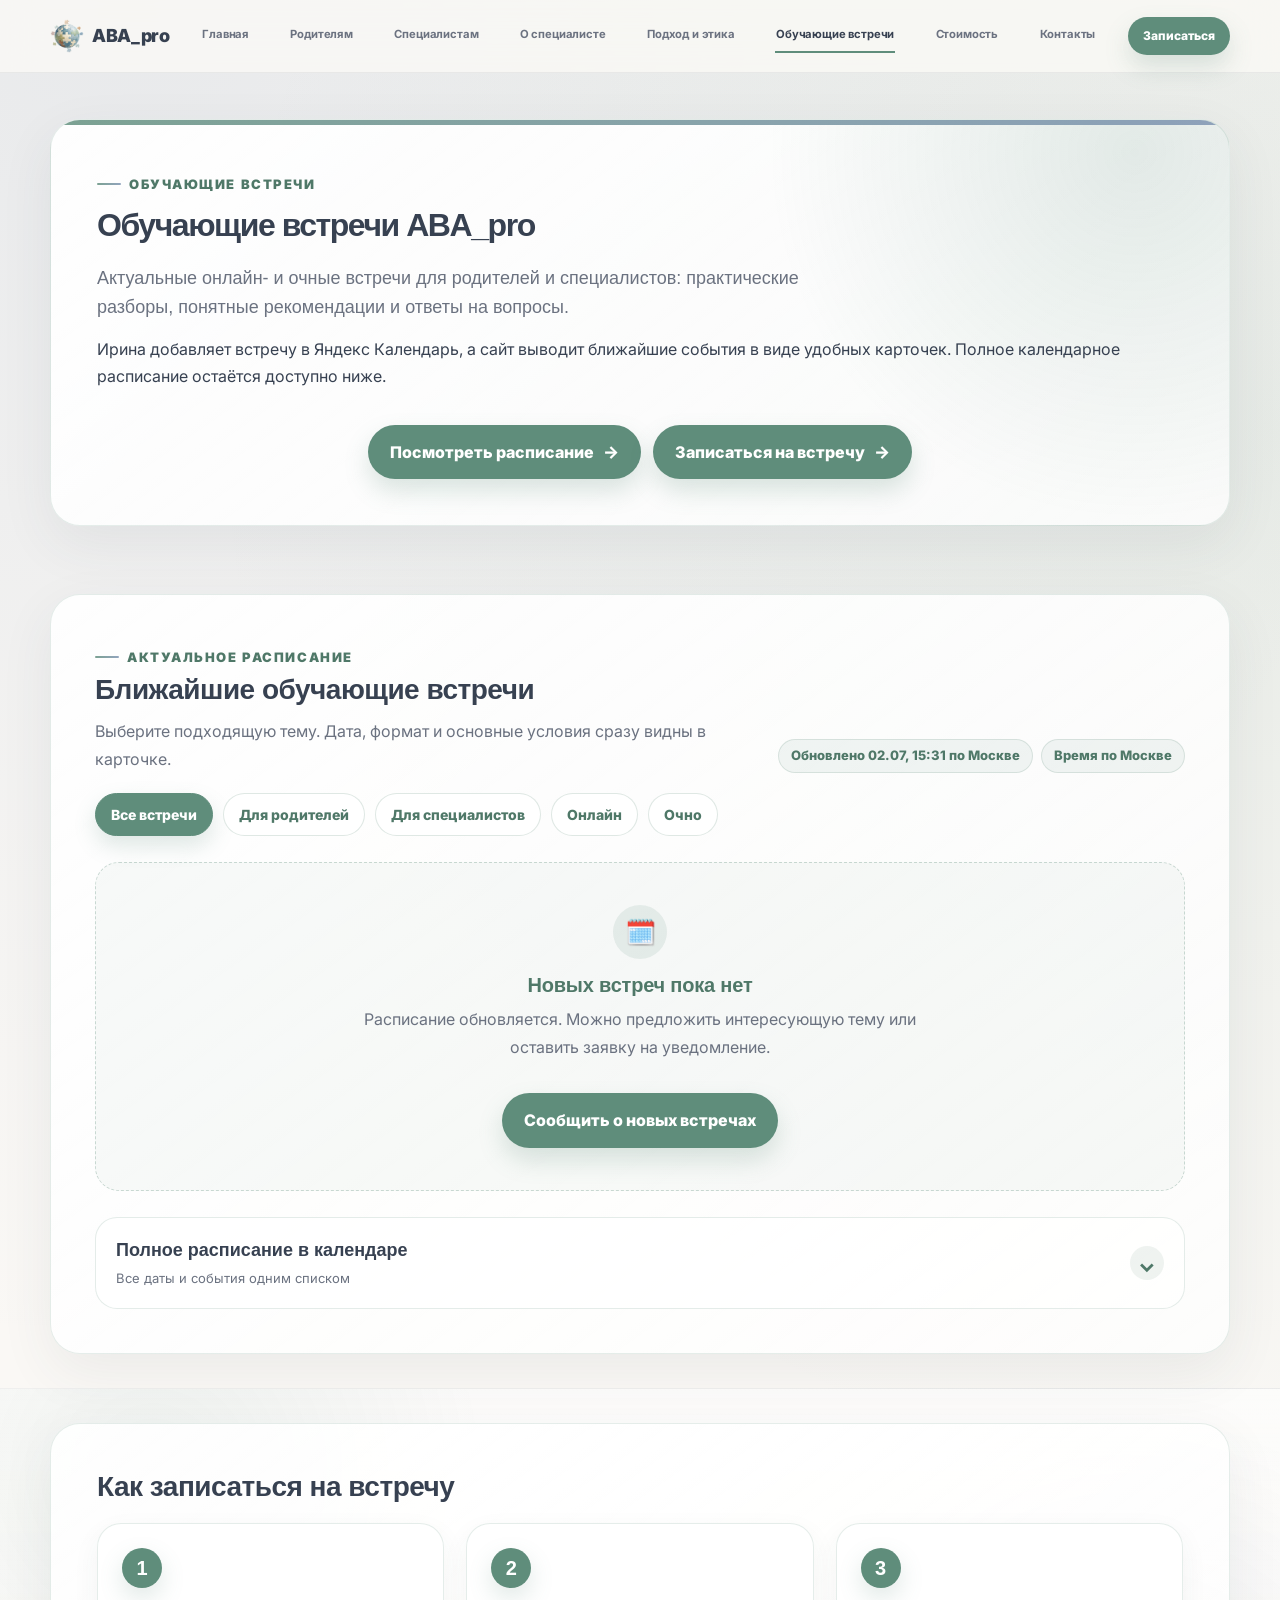
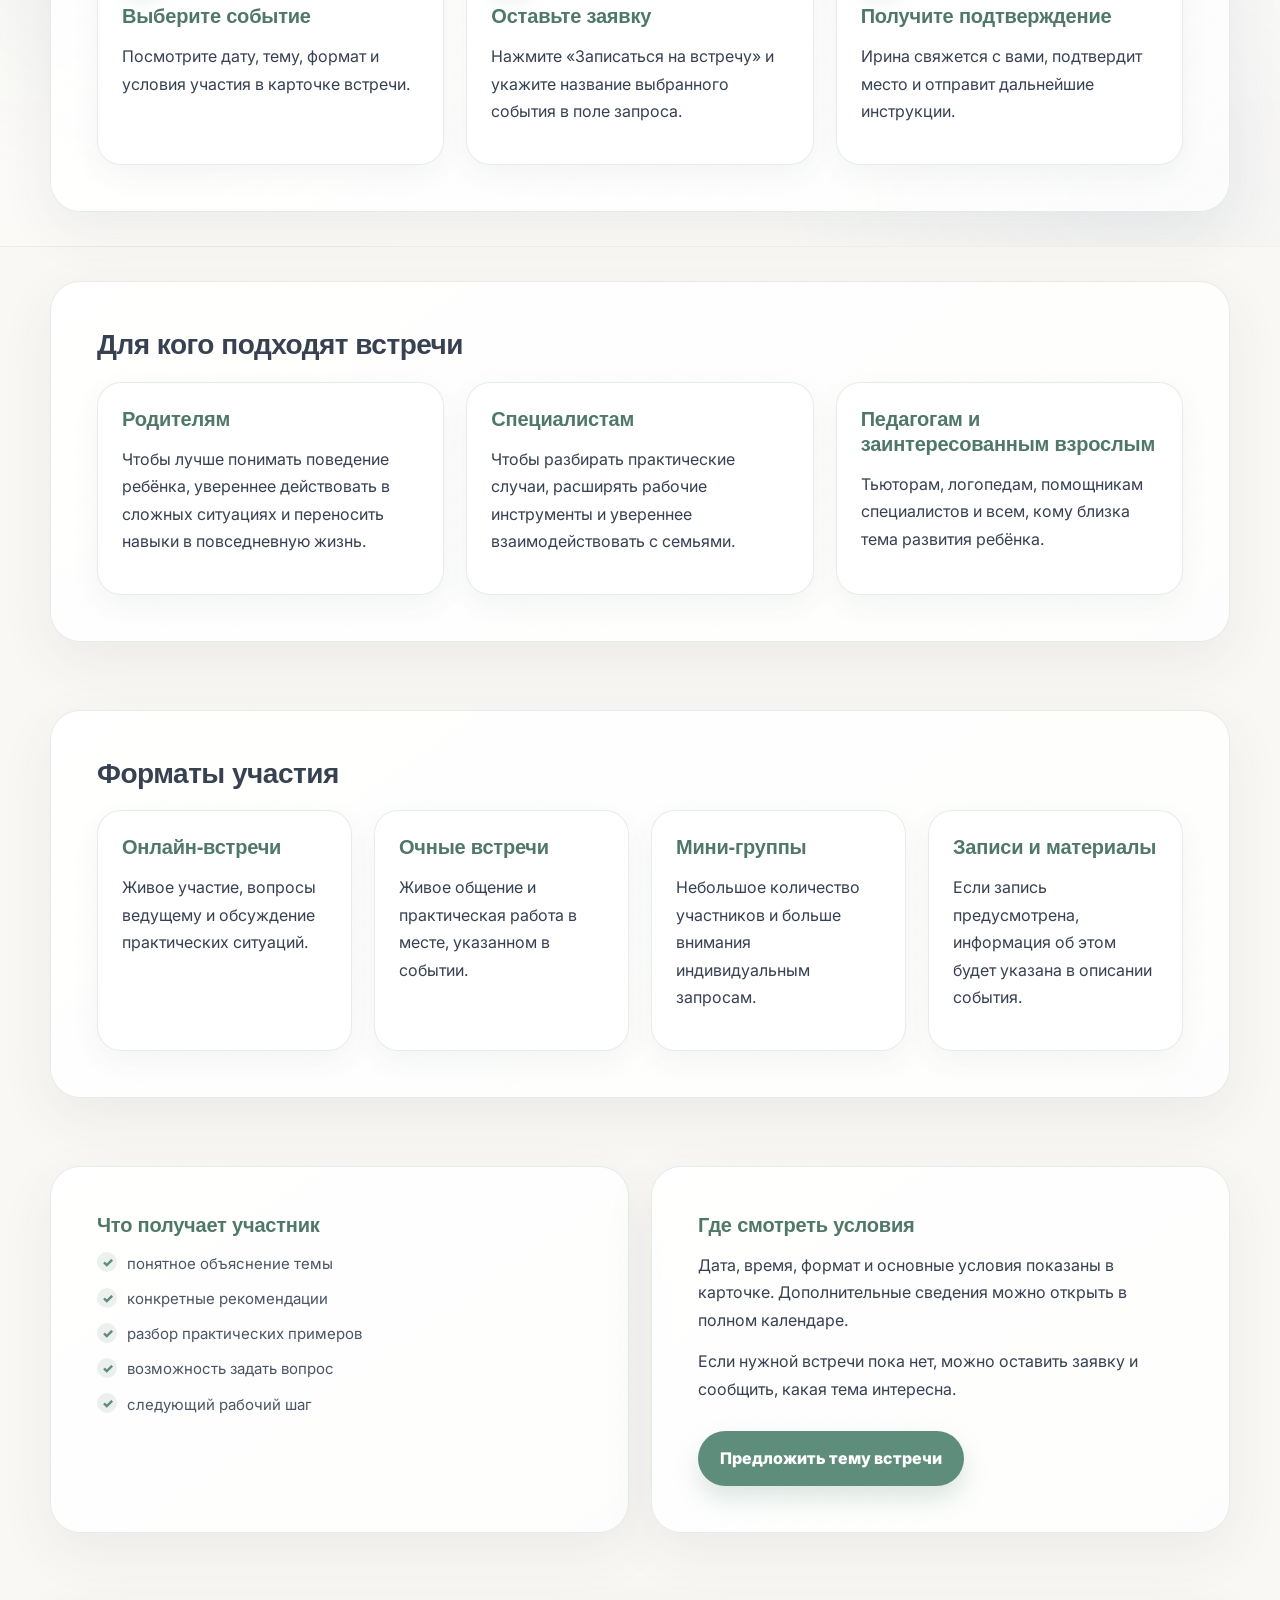
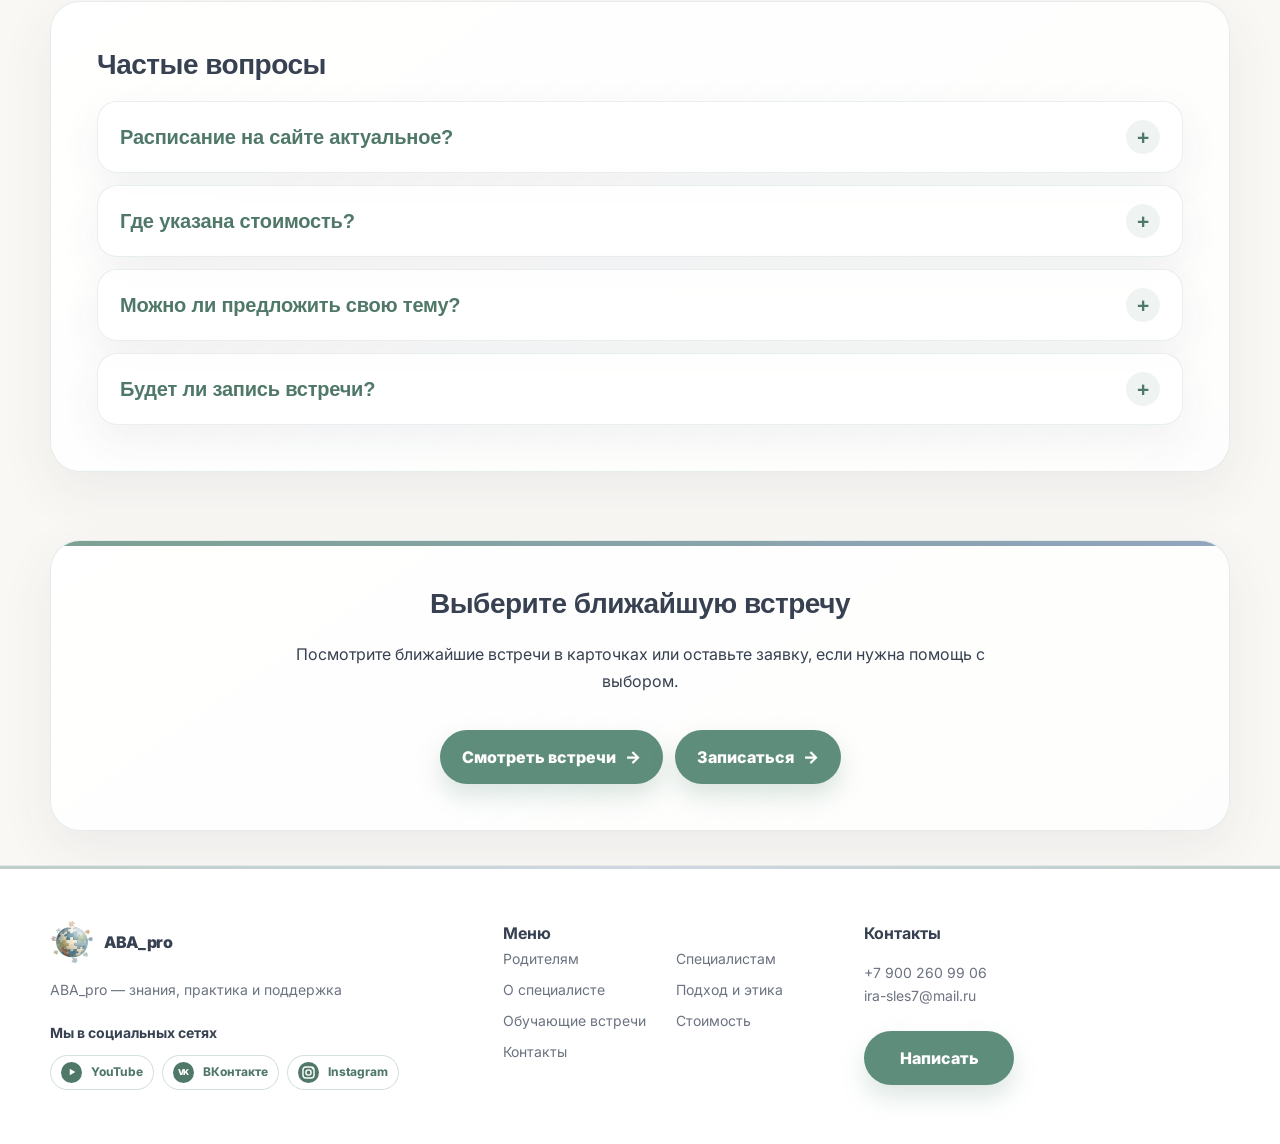
<file: meetings.html>
<!DOCTYPE html>

<html lang="ru"><head><meta charset="utf-8"/><meta content="width=device-width, initial-scale=1" name="viewport"/><title>Обучающие встречи — ABA_pro</title><meta content="Практические встречи ABA_pro для родителей и специалистов." name="description"/><meta content="Обучающие встречи — ABA_pro" property="og:title"/><meta content="Практические встречи ABA_pro для родителей и специалистов." property="og:description"/><meta content="website" property="og:type"/><meta content="images/logo.png" property="og:image"/><link href="https://fonts.googleapis.com" rel="preconnect"/><link crossorigin="" href="https://fonts.gstatic.com" rel="preconnect"/><link href="https://fonts.googleapis.com/css2?family=Inter:wght@400;500;600;700;800&amp;family=Manrope:wght@400;500;600;700;800&amp;display=swap" rel="stylesheet"/><link href="style.css" rel="stylesheet"/></head><body><a class="skip" href="#content">К содержанию</a><header class="header"><div class="container nav"><a aria-label="ABA_pro" class="brand" href="index.html"><img alt="Логотип ABA_pro" decoding="async" height="44" src="images/logo.webp" width="44"/><span>ABA_pro</span></a><nav aria-label="Главное меню" class="menu"><a class="" href="index.html">Главная</a><a class="" href="parents.html">Родителям</a><a class="" href="specialists.html">Специалистам</a><a class="" href="about.html">О специалисте</a><a class="" href="ethics.html">Подход и этика</a><a class="active" href="meetings.html">Обучающие встречи</a><a class="" href="prices.html">Стоимость</a><a class="" href="contacts.html">Контакты</a></nav><div class="nav-actions"><a class="btn btn-primary" href="https://web.max.ru/53081620" rel="noopener noreferrer" target="_blank">Записаться</a></div><button aria-expanded="false" aria-label="Открыть меню" class="burger">☰</button></div></header><main class="premium-page meetings-page" id="content">
<section class="section premium-hero meetings-hero"><div class="container premium-shell"><div class="premium-hero-card"><p class="kicker">Обучающие встречи</p><h1>Обучающие встречи ABA_pro</h1><p class="lead">Актуальные онлайн- и очные встречи для родителей и специалистов: практические разборы, понятные рекомендации и ответы на вопросы.</p><p>Ирина добавляет встречу в Яндекс Календарь, а сайт выводит ближайшие события в виде удобных карточек. Полное календарное расписание остаётся доступно ниже.</p><div class="cta-actions"><a class="btn btn-secondary" href="#schedule">Посмотреть расписание</a><a class="btn btn-primary" href="https://web.max.ru/53081620" rel="noopener noreferrer" target="_blank">Записаться на встречу</a></div></div></div></section>
<section class="section" id="schedule">
<div class="container premium-shell">
<div class="premium-card premium-wide meetings-list-section">
<div class="calendar-section-head meetings-section-head">
<div>
<p class="kicker">Актуальное расписание</p>
<h2>Ближайшие обучающие встречи</h2>
<p>Выберите подходящую тему. Дата, формат и основные условия сразу видны в карточке.</p>
</div>
<div aria-label="Информация о расписании" class="calendar-badges">
<span id="meetings-updated">Синхронизация с Яндекс Календарём</span>
<span>Время по Москве</span>
</div>
</div>
<div aria-label="Фильтр обучающих встреч" class="meeting-filters" role="group">
<button aria-pressed="true" class="meeting-filter is-active" data-meeting-filter="all" type="button">Все встречи</button>
<button aria-pressed="false" class="meeting-filter" data-meeting-filter="parents" type="button">Для родителей</button>
<button aria-pressed="false" class="meeting-filter" data-meeting-filter="specialists" type="button">Для специалистов</button>
<button aria-pressed="false" class="meeting-filter" data-meeting-filter="online" type="button">Онлайн</button>
<button aria-pressed="false" class="meeting-filter" data-meeting-filter="offline" type="button">Очно</button>
</div>
<div class="meetings-carousel" id="meetings-carousel">
<button aria-label="Предыдущие встречи" class="meetings-carousel-button meetings-carousel-prev" id="meetings-prev" type="button">‹</button>
<div class="meetings-carousel-viewport">
<div aria-busy="true" aria-live="polite" class="meetings-cards-grid" id="meetings-list">
<article aria-hidden="true" class="meeting-event-card meeting-card-skeleton"></article>
<article aria-hidden="true" class="meeting-event-card meeting-card-skeleton"></article>
<article aria-hidden="true" class="meeting-event-card meeting-card-skeleton"></article>
</div>
</div>
<button aria-label="Следующие встречи" class="meetings-carousel-button meetings-carousel-next" id="meetings-next" type="button">›</button>
</div>
<div aria-label="Навигация по встречам" class="meetings-carousel-dots" id="meetings-dots"></div>
<div class="meetings-state" hidden="" id="meetings-empty">
<span aria-hidden="true" class="meetings-state-icon">🗓️</span>
<h3>Новых встреч пока нет</h3>
<p>Расписание обновляется. Можно предложить интересующую тему или оставить заявку на уведомление.</p>
<a class="btn btn-primary" href="https://web.max.ru/53081620" rel="noopener noreferrer" target="_blank">Сообщить о новых встречах</a>
</div>
<div class="meetings-state meetings-state-error" hidden="" id="meetings-error">
<span aria-hidden="true" class="meetings-state-icon">↻</span>
<h3>Не удалось загрузить карточки</h3>
<p>Откройте полное расписание в календаре ниже или обновите страницу.</p>
</div>
<details class="full-calendar-details">
<summary>
<span>
<strong>Полное расписание в календаре</strong>
<small>Все даты и события одним списком</small>
</span>
<span aria-hidden="true" class="details-arrow">⌄</span>
</summary>
<div class="full-calendar-content">
<div class="calendar-embed-wrap">
<iframe class="yandex-calendar-frame" frameborder="0" height="600" loading="lazy" src="https://calendar.yandex.ru/embed/month?layer_ids=36506515&amp;tz_id=Europe/Moscow&amp;layer_names=ABA_pro%20%D0%9E%D0%B1%D1%83%D1%87%D0%B0%D1%8E%D1%89%D0%B8%D0%B5%20%D0%B2%D1%81%D1%82%D1%80%D0%B5%D1%87%D0%B8" style="border:1px solid rgba(95,141,123,.18);border-radius:24px;" title="Расписание обучающих встреч ABA_pro" width="100%"></iframe>
</div>
<div class="calendar-fallback">
<p>Если календарь не загрузился, откройте расписание в отдельной вкладке.</p>
<a class="btn btn-primary" href="https://calendar.yandex.ru/embed/month?layer_ids=36506515&amp;tz_id=Europe/Moscow&amp;layer_names=ABA_pro%20%D0%9E%D0%B1%D1%83%D1%87%D0%B0%D1%8E%D1%89%D0%B8%D0%B5%20%D0%B2%D1%81%D1%82%D1%80%D0%B5%D1%87%D0%B8" rel="noopener noreferrer" target="_blank">Открыть календарь</a>
</div>
</div>
</details>
</div>
</div>
</section>
<section class="section section-muted"><div class="container premium-shell"><div class="premium-card premium-wide"><h2>Как записаться на встречу</h2><div class="premium-grid three inner meeting-steps"><article class="premium-card"><span class="meeting-step-number">1</span><h3>Выберите событие</h3><p>Посмотрите дату, тему, формат и условия участия в карточке встречи.</p></article><article class="premium-card"><span class="meeting-step-number">2</span><h3>Оставьте заявку</h3><p>Нажмите «Записаться на встречу» и укажите название выбранного события в поле запроса.</p></article><article class="premium-card"><span class="meeting-step-number">3</span><h3>Получите подтверждение</h3><p>Ирина свяжется с вами, подтвердит место и отправит дальнейшие инструкции.</p></article></div></div></div></section>
<section class="section"><div class="container premium-shell"><div class="premium-card premium-wide"><h2>Для кого подходят встречи</h2><div class="premium-grid three inner"><article class="premium-card"><h3>Родителям</h3><p>Чтобы лучше понимать поведение ребёнка, увереннее действовать в сложных ситуациях и переносить навыки в повседневную жизнь.</p></article><article class="premium-card"><h3>Специалистам</h3><p>Чтобы разбирать практические случаи, расширять рабочие инструменты и увереннее взаимодействовать с семьями.</p></article><article class="premium-card"><h3>Педагогам и заинтересованным взрослым</h3><p>Тьюторам, логопедам, помощникам специалистов и всем, кому близка тема развития ребёнка.</p></article></div></div></div></section>
<section class="section"><div class="container premium-shell"><div class="premium-card premium-wide"><h2>Форматы участия</h2><div class="premium-grid four inner"><article class="premium-card"><h3>Онлайн-встречи</h3><p>Живое участие, вопросы ведущему и обсуждение практических ситуаций.</p></article><article class="premium-card"><h3>Очные встречи</h3><p>Живое общение и практическая работа в месте, указанном в событии.</p></article><article class="premium-card"><h3>Мини-группы</h3><p>Небольшое количество участников и больше внимания индивидуальным запросам.</p></article><article class="premium-card"><h3>Записи и материалы</h3><p>Если запись предусмотрена, информация об этом будет указана в описании события.</p></article></div></div></div></section>
<section class="section"><div class="container premium-shell"><div class="premium-grid two"><article class="premium-card"><h3>Что получает участник</h3><ul class="check-list"><li>понятное объяснение темы</li><li>конкретные рекомендации</li><li>разбор практических примеров</li><li>возможность задать вопрос</li><li>следующий рабочий шаг</li></ul></article><article class="premium-card"><h3>Где смотреть условия</h3><p>Дата, время, формат и основные условия показаны в карточке. Дополнительные сведения можно открыть в полном календаре.</p><p>Если нужной встречи пока нет, можно оставить заявку и сообщить, какая тема интересна.</p><a class="btn btn-primary" href="https://web.max.ru/53081620" rel="noopener noreferrer" target="_blank">Предложить тему встречи</a></article></div></div></section>
<section class="section"><div class="container premium-shell"><div class="premium-card premium-wide"><h2>Частые вопросы</h2><div class="faq premium-faq"><details class="faq-item"><summary>Расписание на сайте актуальное?</summary><p>Да. Карточки формируются из отдельного календаря ABA_pro и обновляются после синхронизации расписания.</p></details><details class="faq-item"><summary>Где указана стоимость?</summary><p>Стоимость и формат показываются в карточке, если они указаны в событии.</p></details><details class="faq-item"><summary>Можно ли предложить свою тему?</summary><p>Да. Оставьте заявку и кратко напишите, какую тему хотелось бы разобрать.</p></details><details class="faq-item"><summary>Будет ли запись встречи?</summary><p>Это зависит от формата. Информация о записи указывается в карточке события.</p></details></div></div></div></section>
<section class="section"><div class="container premium-shell"><div class="final-card"><h2>Выберите ближайшую встречу</h2><p>Посмотрите ближайшие встречи в карточках или оставьте заявку, если нужна помощь с выбором.</p><div class="cta-actions"><a class="btn btn-secondary" href="#schedule">Смотреть встречи</a><a class="btn btn-primary" href="https://web.max.ru/53081620" rel="noopener noreferrer" target="_blank">Записаться</a></div></div></div></section>
</main><footer class="footer"><div class="container footer-grid"><div><a class="brand" href="index.html"><img alt="" src="images/logo.webp"/><span>ABA_pro</span></a><p class="small">ABA_pro — знания, практика и поддержка</p><div class="footer-socials"><strong class="footer-social-title">Мы в социальных сетях</strong><div aria-label="Социальные сети ABA_pro" class="social-links social-links-footer"><a aria-label="YouTube ABA_pro — открыть в новой вкладке" class="social-link social-link-compact" href="https://youtube.com/channel/UCEe8vL0UlFGjMbG5e7w1Uwg?si=prw3kqh6Eul0WPmQ" rel="noopener noreferrer" target="_blank"><span aria-hidden="true" class="social-mark social-mark-youtube"><svg focusable="false" viewbox="0 0 24 24"><path d="M9 7.6v8.8L16.5 12 9 7.6Z" fill="currentColor"></path></svg></span><span>YouTube</span></a><a aria-label="ВКонтакте ABA_pro — открыть в новой вкладке" class="social-link social-link-compact" href="https://vk.ru/id332025053" rel="noopener noreferrer" target="_blank"><span aria-hidden="true" class="social-mark">VK</span><span>ВКонтакте</span></a><a aria-label="Instagram ABA_pro — открыть в новой вкладке" class="social-link social-link-compact" href="https://www.instagram.com/aba_pro_irina/" rel="noopener noreferrer" target="_blank"><span aria-hidden="true" class="social-mark social-mark-instagram"><svg focusable="false" viewbox="0 0 24 24"><rect fill="none" height="15.6" rx="4.4" stroke="currentColor" stroke-width="2" width="15.6" x="4.2" y="4.2"></rect><circle cx="12" cy="12" fill="none" r="3.7" stroke="currentColor" stroke-width="2"></circle><circle cx="17.4" cy="6.8" fill="currentColor" r="1.1"></circle></svg></span><span>Instagram</span></a></div></div></div><div><strong>Меню</strong><div class="footer-links small"><a href="parents.html">Родителям</a><a href="specialists.html">Специалистам</a><a href="about.html">О специалисте</a><a href="ethics.html">Подход и этика</a><a href="meetings.html">Обучающие встречи</a><a href="prices.html">Стоимость</a><a href="contacts.html">Контакты</a></div></div><div><strong>Контакты</strong><p class="small"><a href="tel:+79002609906">+7 900 260 99 06</a><br/><a href="mailto:ira-sles7@mail.ru">ira-sles7@mail.ru</a></p><a class="btn btn-primary footer-contact-btn" href="https://web.max.ru/53081620" rel="noopener noreferrer" target="_blank">Написать</a></div></div></footer><script src="script.js"></script><script src="meetings.js"></script></body></html>
</file>
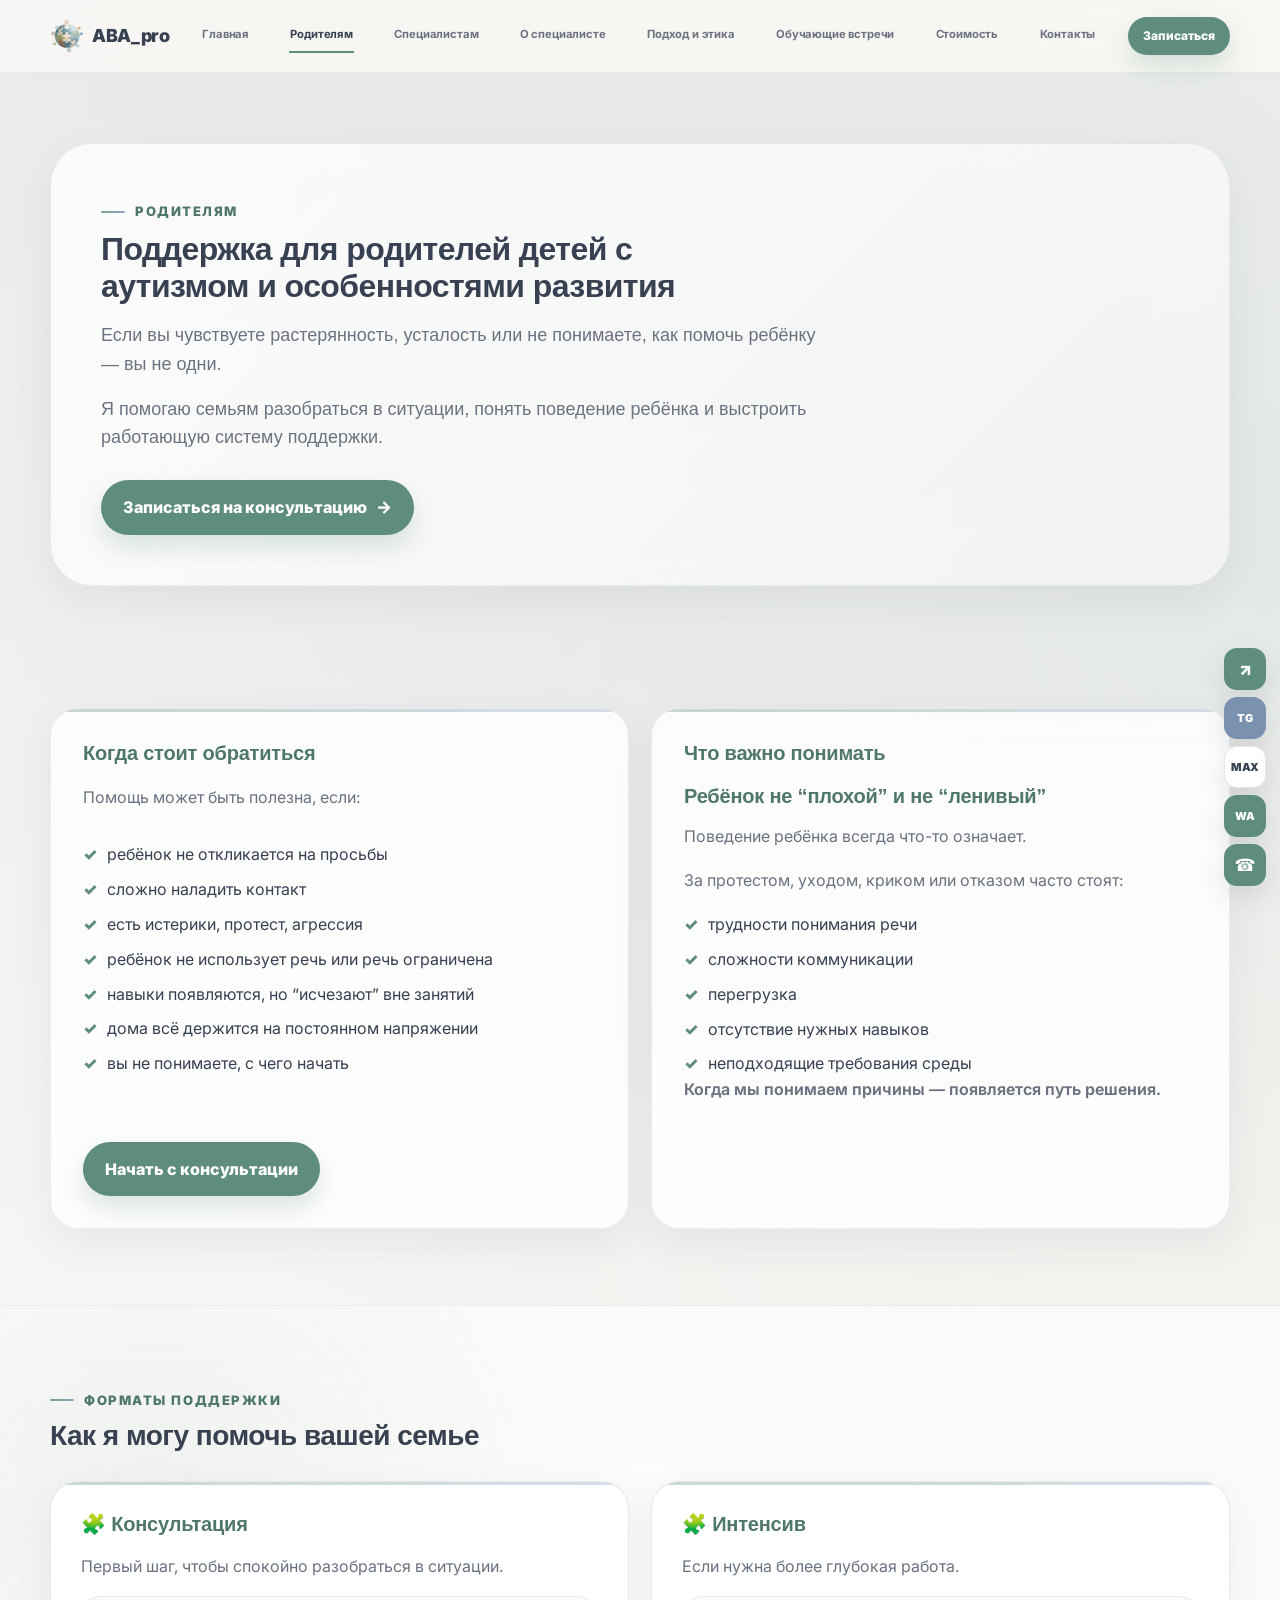
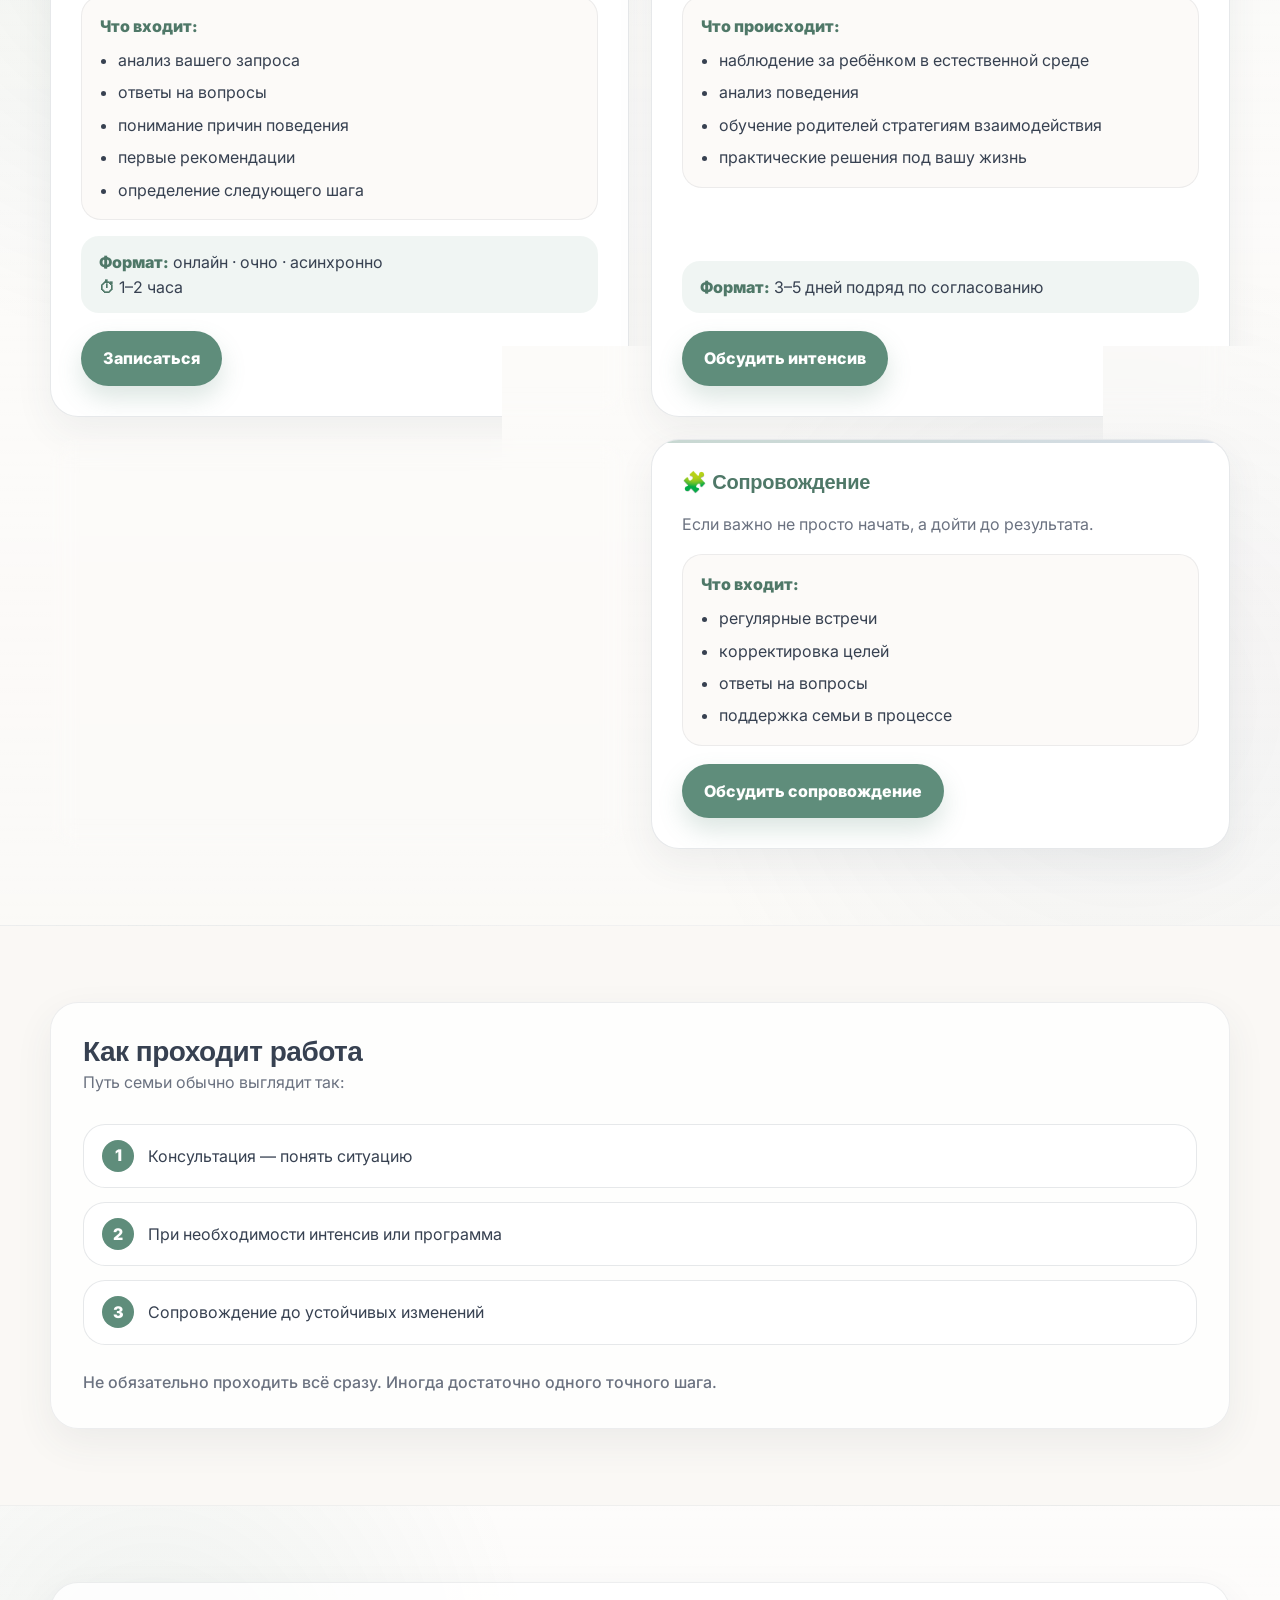
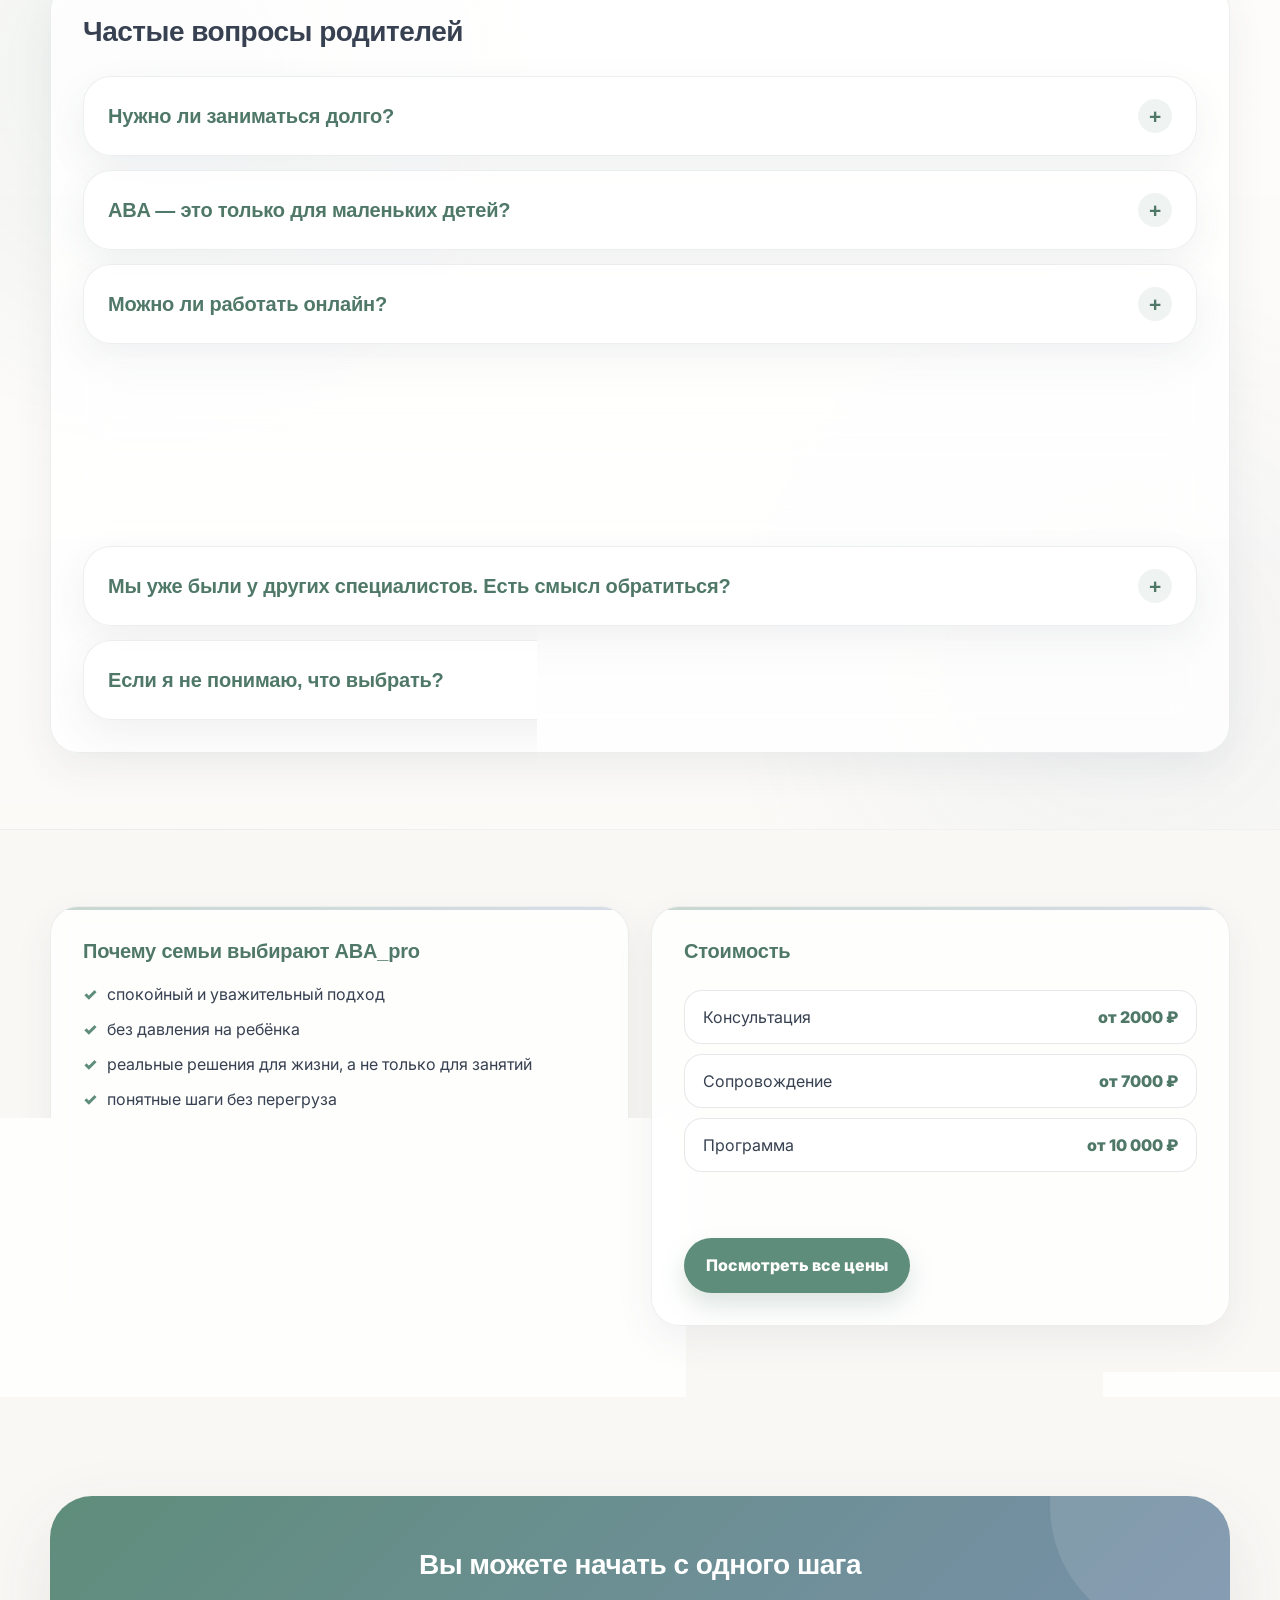
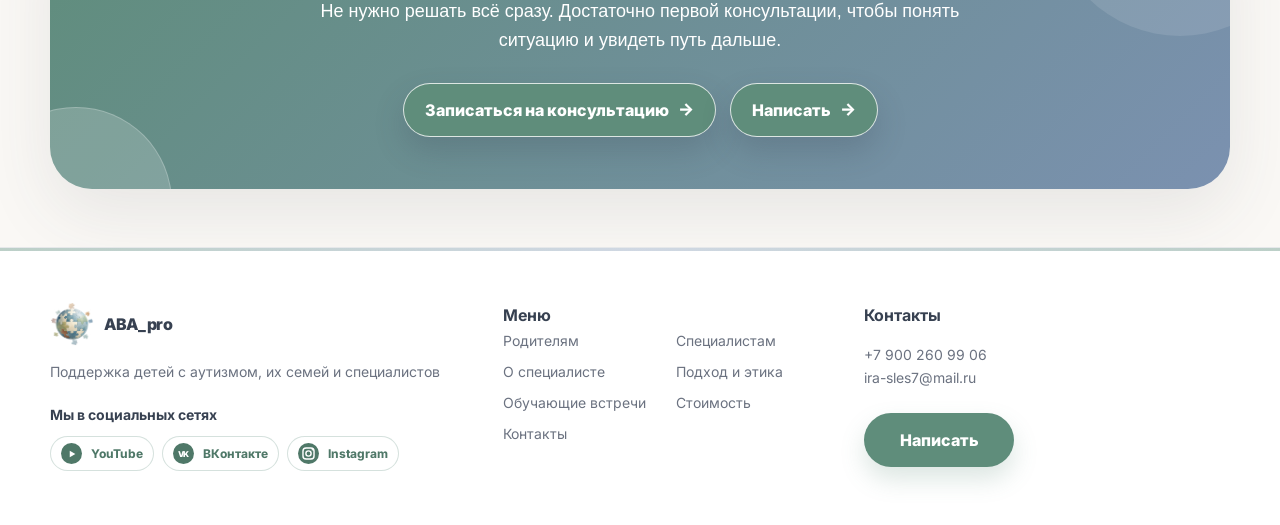
<file: parents.html>
<!DOCTYPE html>

<html lang="ru"><head><meta charset="utf-8"/><meta content="width=device-width, initial-scale=1" name="viewport"/><title>Родителям — ABA_pro</title><meta content="Поддержка для родителей детей с аутизмом и особенностями развития." name="description"/><meta content="Родителям — ABA_pro" property="og:title"/><meta content="Поддержка для родителей детей с аутизмом и особенностями развития." property="og:description"/><meta content="website" property="og:type"/><meta content="images/logo.png" property="og:image"/><link href="https://fonts.googleapis.com" rel="preconnect"/><link crossorigin="" href="https://fonts.gstatic.com" rel="preconnect"/><link href="https://fonts.googleapis.com/css2?family=Inter:wght@400;500;600;700;800&amp;family=Manrope:wght@400;500;600;700;800&amp;display=swap" rel="stylesheet"/><link href="style.css" rel="stylesheet"/><script type="application/ld+json">{"@context":"https://schema.org","@type":"ProfessionalService","name":"ABA_pro","areaServed":"Россия","telephone":"+79002609906","email":"ira-sles7@mail.ru","description":"ABA-терапия, консультации для родителей, супервизии для специалистов и обучающие встречи"}</script></head><body><a class="skip" href="#main">К содержанию</a><header class="header"><div class="container nav"><a aria-label="ABA_pro" class="brand" href="index.html"><img alt="Логотип ABA_pro" decoding="async" height="44" src="images/logo.webp" width="44"/><span>ABA_pro</span></a><nav aria-label="Главное меню" class="menu"><a class="" href="index.html">Главная</a><a class="active" href="parents.html">Родителям</a><a class="" href="specialists.html">Специалистам</a><a class="" href="about.html">О специалисте</a><a class="" href="ethics.html">Подход и этика</a><a class="" href="meetings.html">Обучающие встречи</a><a class="" href="prices.html">Стоимость</a><a class="" href="contacts.html">Контакты</a></nav><div class="nav-actions"><a class="btn btn-primary" href="https://web.max.ru/53081620" rel="noopener noreferrer" target="_blank">Записаться</a></div><button aria-expanded="false" aria-label="Открыть меню" class="burger">☰</button></div></header><main class="parents-page parents-tz-page" id="main">
<section class="page-hero">
<div class="container">
<div class="page-hero-card reveal parents-hero-card">
<p class="kicker">Родителям</p>
<h1 class="title">Поддержка для родителей детей с аутизмом и особенностями развития</h1>
<p class="subtitle">Если вы чувствуете растерянность, усталость или не понимаете, как помочь ребёнку — вы не одни.</p>
<p class="subtitle">Я помогаю семьям разобраться в ситуации, понять поведение ребёнка и выстроить работающую систему поддержки.</p>
<div class="cta-actions cta-left"><a class="btn btn-primary" href="https://web.max.ru/53081620" rel="noopener noreferrer" target="_blank">Записаться на консультацию</a></div>
</div>
</div>
</section>
<section class="section parents-section">
<div class="container">
<div class="grid-2 parents-equal-grid">
<article class="card reveal parents-section-card card-with-cta">
<h2 class="parents-card-title">Когда стоит обратиться</h2>
<p class="parents-card-lead">Помощь может быть полезна, если:</p>
<ul class="list parents-list">
<li>ребёнок не откликается на просьбы</li>
<li>сложно наладить контакт</li>
<li>есть истерики, протест, агрессия</li>
<li>ребёнок не использует речь или речь ограничена</li>
<li>навыки появляются, но “исчезают” вне занятий</li>
<li>дома всё держится на постоянном напряжении</li>
<li>вы не понимаете, с чего начать</li>
</ul>
<a class="btn btn-primary card-cta" href="https://web.max.ru/53081620" rel="noopener noreferrer" target="_blank">Начать с консультации</a>
</article>
<article class="card reveal parents-section-card">
<h2 class="parents-card-title">Что важно понимать</h2>
<h3 class="parents-subtitle">Ребёнок не “плохой” и не “ленивый”</h3>
<p class="parents-card-lead">Поведение ребёнка всегда что-то означает.</p>
<p class="parents-card-lead">За протестом, уходом, криком или отказом часто стоят:</p>
<ul class="list parents-list">
<li>трудности понимания речи</li>
<li>сложности коммуникации</li>
<li>перегрузка</li>
<li>отсутствие нужных навыков</li>
<li>неподходящие требования среды</li>
</ul>
<p class="parents-conclusion">Когда мы понимаем причины — появляется путь решения.</p>
</article>
</div>
</div>
</section>
<section class="section section-muted parents-section">
<div class="container">
<div class="section-head parents-head">
<p class="kicker">Форматы поддержки</p>
<h2 class="title">Как я могу помочь вашей семье</h2>
</div>
<div class="parents-help-grid">
<article class="info-card reveal parents-service-card">
<h3>🧩 Консультация</h3>
<p class="service-intro">Первый шаг, чтобы спокойно разобраться в ситуации.</p>
<div class="service-block"><strong>Что входит:</strong><ul class="mini-list"><li>анализ вашего запроса</li><li>ответы на вопросы</li><li>понимание причин поведения</li><li>первые рекомендации</li><li>определение следующего шага</li></ul></div>
<div class="service-format"><span>Формат:</span> онлайн · очно · асинхронно<br/><span>⏱</span> 1–2 часа</div>
<a class="btn btn-primary" href="https://web.max.ru/53081620" rel="noopener noreferrer" target="_blank">Записаться</a>
</article>
<article class="info-card reveal parents-service-card">
<h3>🧩 Интенсив</h3>
<p class="service-intro">Если нужна более глубокая работа.</p>
<div class="service-block"><strong>Что происходит:</strong><ul class="mini-list"><li>наблюдение за ребёнком в естественной среде</li><li>анализ поведения</li><li>обучение родителей стратегиям взаимодействия</li><li>практические решения под вашу жизнь</li></ul></div>
<div class="service-format"><span>Формат:</span> 3–5 дней подряд по согласованию</div>
<a class="btn btn-primary" href="https://web.max.ru/53081620" rel="noopener noreferrer" target="_blank">Обсудить интенсив</a>
</article>
<article class="info-card reveal parents-service-card">
<h3>🧩 Индивидуальная программа</h3>
<p class="service-intro">Если нужна система и понятный маршрут.</p>
<div class="service-block"><strong>Что вы получаете:</strong><ul class="mini-list"><li>цели развития ребёнка</li><li>последовательный план действий</li><li>рекомендации для семьи</li><li>стратегии формирования навыков</li></ul></div>
<a class="btn btn-primary" href="https://web.max.ru/53081620" rel="noopener noreferrer" target="_blank">Обсудить программу</a>
</article>
<article class="info-card reveal parents-service-card">
<h3>🧩 Сопровождение</h3>
<p class="service-intro">Если важно не просто начать, а дойти до результата.</p>
<div class="service-block"><strong>Что входит:</strong><ul class="mini-list"><li>регулярные встречи</li><li>корректировка целей</li><li>ответы на вопросы</li><li>поддержка семьи в процессе</li></ul></div>
<a class="btn btn-primary" href="https://web.max.ru/53081620" rel="noopener noreferrer" target="_blank">Обсудить сопровождение</a>
</article>
</div>
</div>
</section>
<section class="section parents-section">
<div class="container">
<div class="parents-wide-card reveal">
<div class="section-head parents-head">
<h2 class="title">Как проходит работа</h2>
<p class="parents-card-lead">Путь семьи обычно выглядит так:</p>
</div>
<ol class="numbered parents-numbered">
<li>Консультация — понять ситуацию</li>
<li>При необходимости интенсив или программа</li>
<li>Сопровождение до устойчивых изменений</li>
</ol>
<p class="parents-small-note">Не обязательно проходить всё сразу. Иногда достаточно одного точного шага.</p>
</div>
</div>
</section>
<section class="section section-muted parents-section">
<div class="container">
<div class="parents-wide-card reveal">
<div class="section-head parents-head">
<h2 class="title">Частые вопросы родителей</h2>
</div>
<div class="faq parents-faq">
<details class="faq-item reveal"><summary>Нужно ли заниматься долго?</summary><p>Не всегда. Длительность зависит от целей, ситуации и ресурса семьи.</p></details>
<details class="faq-item reveal"><summary>ABA — это только для маленьких детей?</summary><p>Нет. Подход адаптируется под возраст и задачи.</p></details>
<details class="faq-item reveal"><summary>Можно ли работать онлайн?</summary><p>Да, большинство запросов можно сопровождать онлайн.</p></details>
<details class="faq-item reveal"><summary>Нужно ли присутствовать родителям?</summary><p>Во многих случаях участие родителей помогает быстрее переносить навыки в жизнь.</p></details>
<details class="faq-item reveal"><summary>Если ребёнок не говорит?</summary><p>Работа может строиться не только через речь. Коммуникация шире слов.</p></details>
<details class="faq-item reveal"><summary>Мы уже были у других специалистов. Есть смысл обратиться?</summary><p>Да. Иногда нужен свежий взгляд, корректировка подхода или новая структура работы.</p></details>
<details class="faq-item reveal"><summary>Если я не понимаю, что выбрать?</summary><p>Можно начать с консультации.</p></details>
</div>
</div>
</div>
</section>
<section class="section parents-section">
<div class="container">
<div class="parents-separated-grid">
<article class="card reveal parents-section-card">
<h2 class="parents-card-title">Почему семьи выбирают ABA_pro</h2>
<ul class="list parents-list">
<li>спокойный и уважительный подход</li>
<li>без давления на ребёнка</li>
<li>реальные решения для жизни, а не только для занятий</li>
<li>понятные шаги без перегруза</li>
<li>сопровождение семьи, а не только ребёнка</li>
</ul>
</article>
<article class="card reveal parents-section-card card-with-cta">
<h2 class="parents-card-title">Стоимость</h2>
<div class="price-list parents-price-list">
<div class="price-row"><span>Консультация</span><strong>от 2000 ₽</strong></div>
<div class="price-row"><span>Сопровождение</span><strong>от 7000 ₽</strong></div>
<div class="price-row"><span>Программа</span><strong>от 10 000 ₽</strong></div>
</div>
<a class="btn btn-primary card-cta" href="prices.html">Посмотреть все цены</a>
</article>
</div>
</div>
</section>
<section class="section">
<div class="container">
<div class="cta-final reveal">
<h2 class="title">Вы можете начать с одного шага</h2>
<p class="subtitle">Не нужно решать всё сразу. Достаточно первой консультации, чтобы понять ситуацию и увидеть путь дальше.</p>
<div class="cta-actions"><a class="btn btn-primary" href="contacts.html">Записаться на консультацию</a><a class="btn btn-secondary" href="https://web.max.ru/53081620" rel="noopener noreferrer" target="_blank">Написать</a></div>
</div>
</div>
</section>
</main><div aria-label="Быстрые действия" class="float-actions"><a class="quick-link quick-link-action" href="contacts.html" title="Связаться">↗</a><a class="quick-link quick-link-tg" href="https://t.me/+79002609906?text=%D0%97%D0%B4%D1%80%D0%B0%D0%B2%D1%81%D1%82%D0%B2%D1%83%D0%B9%D1%82%D0%B5%21%20%D0%A5%D0%BE%D1%87%D1%83%20%D1%83%D1%82%D0%BE%D1%87%D0%BD%D0%B8%D1%82%D1%8C%20%D0%B8%D0%BD%D1%84%D0%BE%D1%80%D0%BC%D0%B0%D1%86%D0%B8%D1%8E%20%D0%BE%20%D0%BA%D0%BE%D0%BD%D1%81%D1%83%D0%BB%D1%8C%D1%82%D0%B0%D1%86%D0%B8%D0%B8%20ABA_pro." rel="noopener noreferrer" target="_blank" title="Telegram">TG</a><a class="quick-link quick-link-max" href="https://web.max.ru/53081620" rel="noopener noreferrer" target="_blank" title="MAX">MAX</a><a class="quick-link quick-link-wa" href="https://wa.me/79002609906?text=%D0%97%D0%B4%D1%80%D0%B0%D0%B2%D1%81%D1%82%D0%B2%D1%83%D0%B9%D1%82%D0%B5%21%20%D0%A5%D0%BE%D1%87%D1%83%20%D1%83%D1%82%D0%BE%D1%87%D0%BD%D0%B8%D1%82%D1%8C%20%D0%B8%D0%BD%D1%84%D0%BE%D1%80%D0%BC%D0%B0%D1%86%D0%B8%D1%8E%20%D0%BE%20%D0%BA%D0%BE%D0%BD%D1%81%D1%83%D0%BB%D1%8C%D1%82%D0%B0%D1%86%D0%B8%D0%B8%20ABA_pro." rel="noopener noreferrer" target="_blank" title="WhatsApp">WA</a><a class="quick-link quick-link-phone" href="tel:+79002609906" title="Позвонить">☎</a></div><footer class="footer"><div class="container footer-grid"><div><a class="brand" href="index.html"><img alt="" src="images/logo.png"/><span>ABA_pro</span></a><p class="small">Поддержка детей с аутизмом, их семей и специалистов</p><div class="footer-socials"><strong class="footer-social-title">Мы в социальных сетях</strong><div aria-label="Социальные сети ABA_pro" class="social-links social-links-footer"><a aria-label="YouTube ABA_pro — открыть в новой вкладке" class="social-link social-link-compact" href="https://youtube.com/channel/UCEe8vL0UlFGjMbG5e7w1Uwg?si=prw3kqh6Eul0WPmQ" rel="noopener noreferrer" target="_blank"><span aria-hidden="true" class="social-mark social-mark-youtube"><svg focusable="false" viewbox="0 0 24 24"><path d="M9 7.6v8.8L16.5 12 9 7.6Z" fill="currentColor"></path></svg></span><span>YouTube</span></a><a aria-label="ВКонтакте ABA_pro — открыть в новой вкладке" class="social-link social-link-compact" href="https://vk.ru/id332025053" rel="noopener noreferrer" target="_blank"><span aria-hidden="true" class="social-mark">VK</span><span>ВКонтакте</span></a><a aria-label="Instagram ABA_pro — открыть в новой вкладке" class="social-link social-link-compact" href="https://www.instagram.com/aba_pro_irina/" rel="noopener noreferrer" target="_blank"><span aria-hidden="true" class="social-mark social-mark-instagram"><svg focusable="false" viewbox="0 0 24 24"><rect fill="none" height="15.6" rx="4.4" stroke="currentColor" stroke-width="2" width="15.6" x="4.2" y="4.2"></rect><circle cx="12" cy="12" fill="none" r="3.7" stroke="currentColor" stroke-width="2"></circle><circle cx="17.4" cy="6.8" fill="currentColor" r="1.1"></circle></svg></span><span>Instagram</span></a></div></div></div><div><strong>Меню</strong><div class="footer-links small"><a href="parents.html">Родителям</a><a href="specialists.html">Специалистам</a><a href="about.html">О специалисте</a><a href="ethics.html">Подход и этика</a><a href="meetings.html">Обучающие встречи</a><a href="prices.html">Стоимость</a><a href="contacts.html">Контакты</a></div></div><div><strong>Контакты</strong><p class="small"><a href="tel:+79002609906">+7 900 260 99 06</a><br/><a href="mailto:ira-sles7@mail.ru">ira-sles7@mail.ru</a></p><a class="btn btn-primary footer-contact-btn" href="https://web.max.ru/53081620" rel="noopener noreferrer" target="_blank">Написать</a></div></div></footer><script defer="" src="script.js"></script></body></html>
</file>
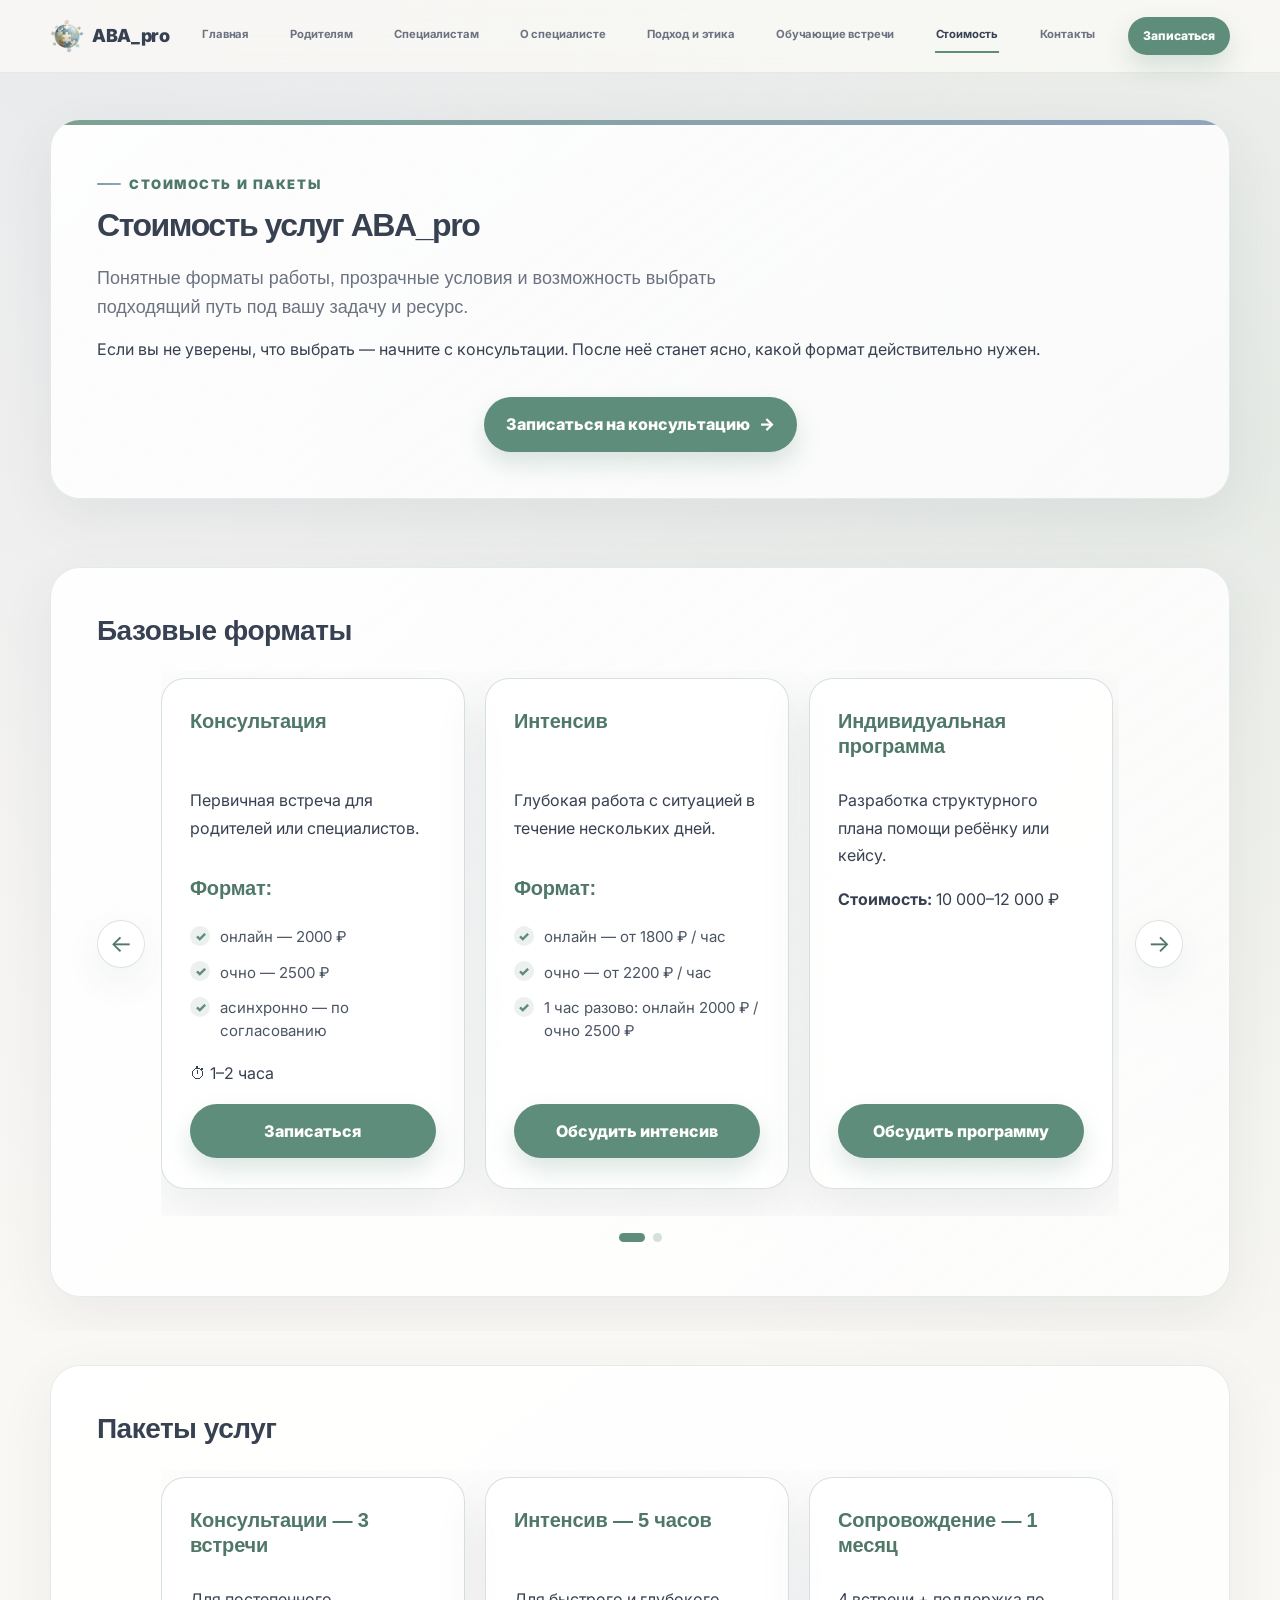
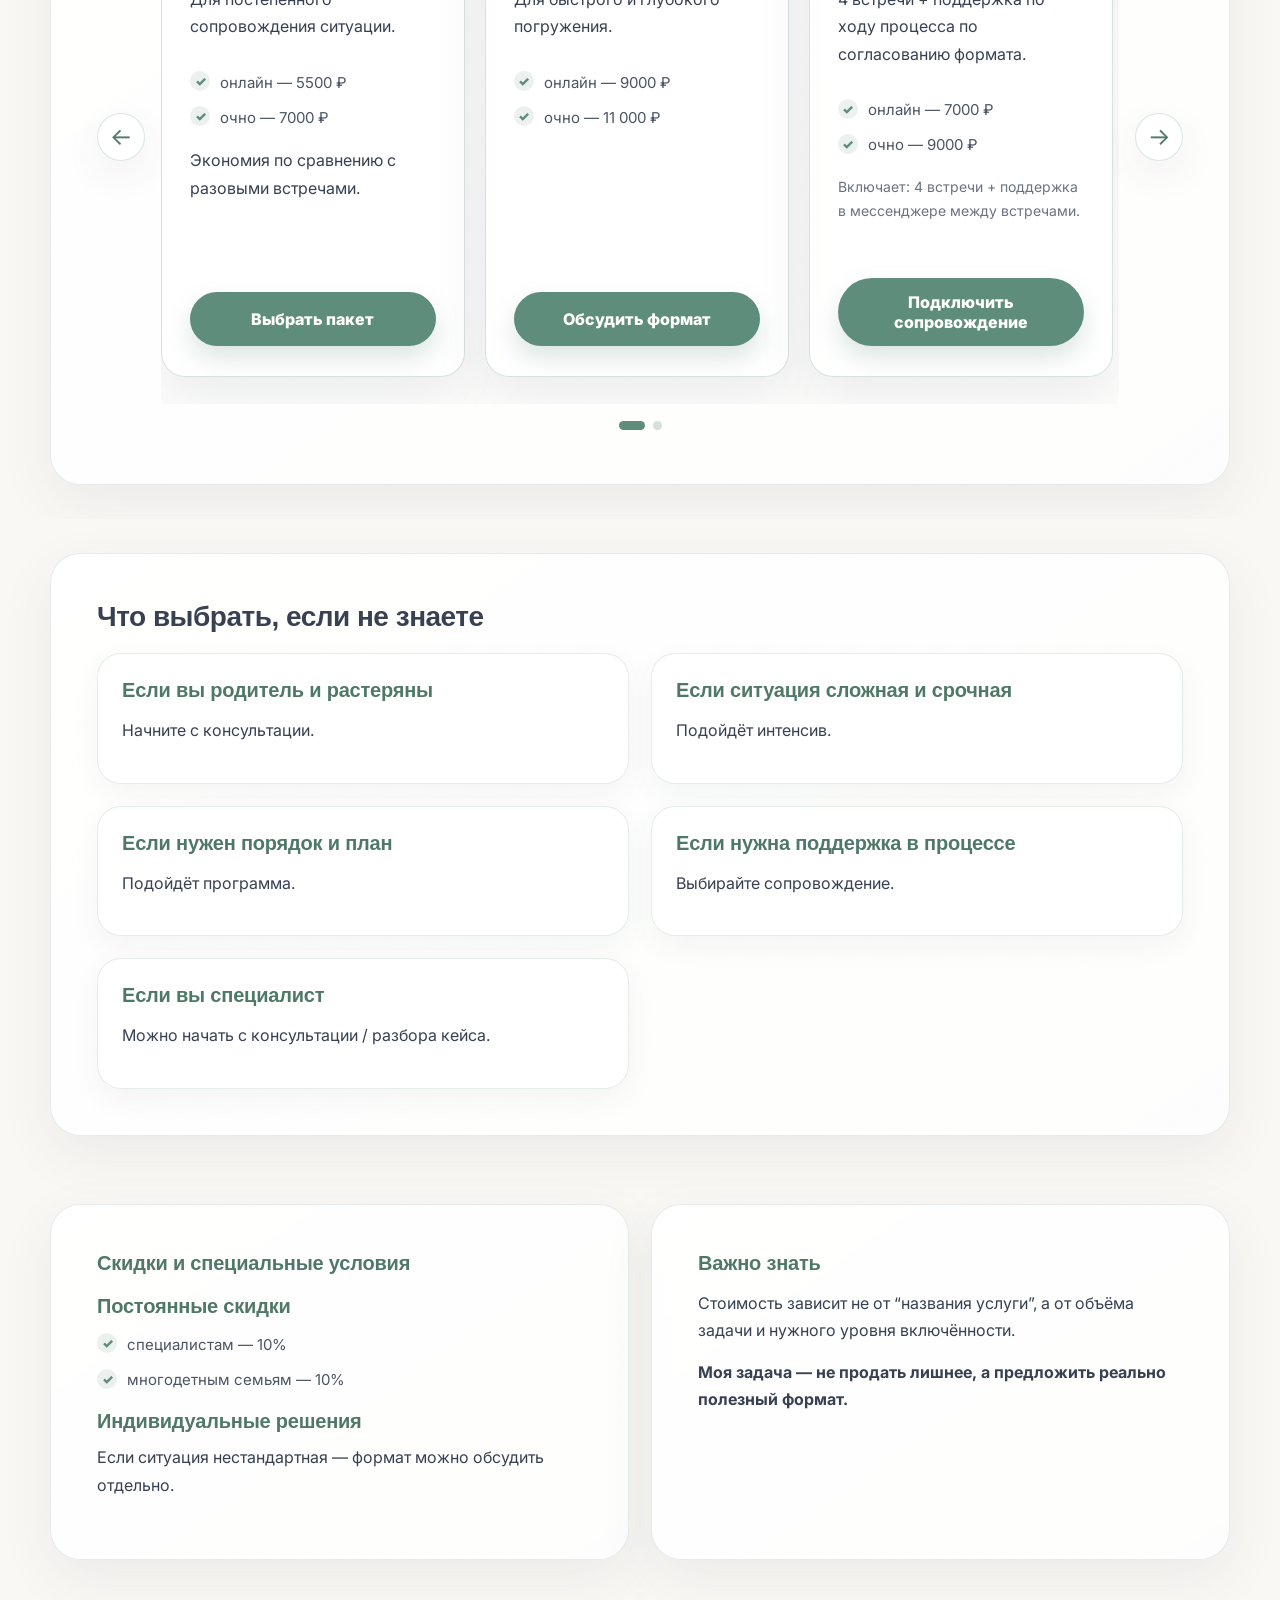
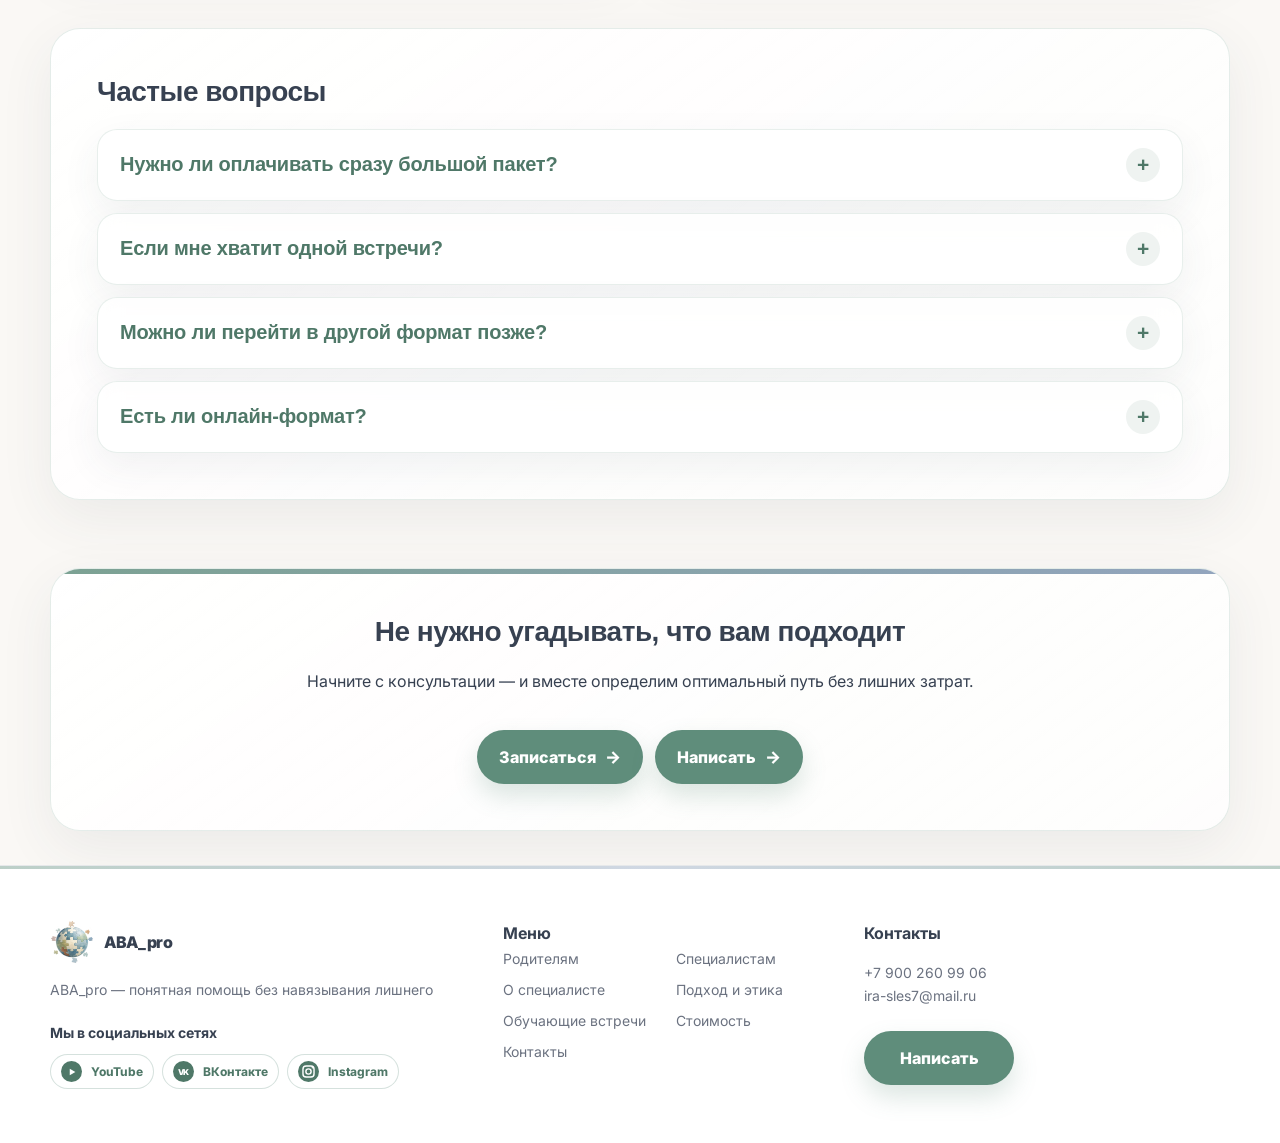
<file: prices.html>
<!DOCTYPE html>

<html lang="ru"><head><meta charset="utf-8"/><meta content="width=device-width, initial-scale=1" name="viewport"/><title>Стоимость и пакеты — ABA_pro</title><meta content="Стоимость консультаций, интенсивов, программ и сопровождения ABA_pro." name="description"/><meta content="Стоимость и пакеты — ABA_pro" property="og:title"/><meta content="Стоимость консультаций, интенсивов, программ и сопровождения ABA_pro." property="og:description"/><meta content="website" property="og:type"/><meta content="images/logo.png" property="og:image"/><link href="https://fonts.googleapis.com" rel="preconnect"/><link crossorigin="" href="https://fonts.gstatic.com" rel="preconnect"/><link href="https://fonts.googleapis.com/css2?family=Inter:wght@400;500;600;700;800&amp;family=Manrope:wght@400;500;600;700;800&amp;display=swap" rel="stylesheet"/><link href="style.css" rel="stylesheet"/></head><body><a class="skip" href="#content">К содержанию</a><header class="header"><div class="container nav"><a aria-label="ABA_pro" class="brand" href="index.html"><img alt="Логотип ABA_pro" decoding="async" height="44" src="images/logo.webp" width="44"/><span>ABA_pro</span></a><nav aria-label="Главное меню" class="menu"><a class="" href="index.html">Главная</a><a class="" href="parents.html">Родителям</a><a class="" href="specialists.html">Специалистам</a><a class="" href="about.html">О специалисте</a><a class="" href="ethics.html">Подход и этика</a><a class="" href="meetings.html">Обучающие встречи</a><a class="active" href="prices.html">Стоимость</a><a class="" href="contacts.html">Контакты</a></nav><div class="nav-actions"><a class="btn btn-primary" href="https://web.max.ru/53081620" rel="noopener noreferrer" target="_blank">Записаться</a></div><button aria-expanded="false" aria-label="Открыть меню" class="burger">☰</button></div></header><main class="premium-page" id="content">
<section class="section premium-hero"><div class="container premium-shell"><div class="premium-hero-card"><p class="kicker">Стоимость и пакеты</p><h1>Стоимость услуг ABA_pro</h1><p class="lead">Понятные форматы работы, прозрачные условия и возможность выбрать подходящий путь под вашу задачу и ресурс.</p><p>Если вы не уверены, что выбрать — начните с консультации. После неё станет ясно, какой формат действительно нужен.</p><div class="cta-actions"><a class="btn btn-primary" href="https://web.max.ru/53081620" rel="noopener noreferrer" target="_blank">Записаться на консультацию</a></div></div></div></section>
<section class="section base-services-section"><div class="container premium-shell"><div class="premium-card premium-wide"><h2>Базовые форматы</h2><div class="services-carousel" data-services-carousel=""><button aria-label="Предыдущие базовые услуги" class="services-arrow services-prev" type="button">←</button><div class="services-viewport" tabindex="0"><div class="services-track"><article class="premium-card base-service-slide"><h3> Консультация</h3><p>Первичная встреча для родителей или специалистов.</p><h4>Формат:</h4><ul class="check-list"><li>онлайн — 2000 ₽</li><li>очно — 2500 ₽</li><li>асинхронно — по согласованию</li></ul><p>⏱ 1–2 часа</p><a class="btn btn-primary" href="https://web.max.ru/53081620" rel="noopener noreferrer" target="_blank">Записаться</a></article><article class="premium-card base-service-slide"><h3> Интенсив</h3><p>Глубокая работа с ситуацией в течение нескольких дней.</p><h4>Формат:</h4><ul class="check-list"><li>онлайн — от 1800 ₽ / час</li><li>очно — от 2200 ₽ / час</li><li>1 час разово: онлайн 2000 ₽ / очно 2500 ₽</li></ul><a class="btn btn-primary" href="https://web.max.ru/53081620" rel="noopener noreferrer" target="_blank">Обсудить интенсив</a></article><article class="premium-card base-service-slide"><h3> Индивидуальная программа</h3><p>Разработка структурного плана помощи ребёнку или кейсу.</p><p><strong>Стоимость:</strong> 10 000–12 000 ₽</p><a class="btn btn-primary" href="https://web.max.ru/53081620" rel="noopener noreferrer" target="_blank">Обсудить программу</a></article><article class="premium-card base-service-slide"><h3> Сопровождение</h3><p>Регулярная поддержка семьи или специалиста.</p><h4>Разовые встречи:</h4><ul class="check-list"><li>онлайн — 2000 ₽</li><li>очно — 2500 ₽</li><li>пакетный формат — ниже</li></ul><a class="btn btn-primary" href="https://web.max.ru/53081620" rel="noopener noreferrer" target="_blank">Обсудить сопровождение</a></article></div></div><button aria-label="Следующие базовые услуги" class="services-arrow services-next" type="button">→</button></div><div aria-label="Навигация по базовым услугам" class="services-dots" data-services-dots=""></div></div></div></section>
<section class="section packages-services-section"><div class="container premium-shell"><div class="premium-card premium-wide"><h2>Пакеты услуг</h2><div class="packages-carousel" data-packages-carousel=""><button aria-label="Предыдущие пакеты услуг" class="packages-arrow packages-prev" type="button">←</button><div class="packages-viewport" tabindex="0"><div class="packages-track"><article class="premium-card package-slide"><h3> Консультации — 3 встречи</h3><p>Для постепенного сопровождения ситуации.</p><ul class="check-list"><li>онлайн — 5500 ₽</li><li>очно — 7000 ₽</li></ul><p>Экономия по сравнению с разовыми встречами.</p><a class="btn btn-primary" href="https://web.max.ru/53081620" rel="noopener noreferrer" target="_blank">Выбрать пакет</a></article><article class="premium-card package-slide"><h3> Интенсив — 5 часов</h3><p>Для быстрого и глубокого погружения.</p><ul class="check-list"><li>онлайн — 9000 ₽</li><li>очно — 11 000 ₽</li></ul><a class="btn btn-primary" href="https://web.max.ru/53081620" rel="noopener noreferrer" target="_blank">Обсудить формат</a></article><article class="premium-card package-slide"><h3> Сопровождение — 1 месяц</h3><p>4 встречи + поддержка по ходу процесса по согласованию формата.</p><ul class="check-list"><li>онлайн — 7000 ₽</li><li>очно — 9000 ₽</li></ul><p class="small-note">Включает: 4 встречи + поддержка в мессенджере между встречами.</p><a class="btn btn-primary" href="https://web.max.ru/53081620" rel="noopener noreferrer" target="_blank">Подключить сопровождение</a></article><article class="premium-card package-slide"><h3> Программа + 2 консультации</h3><p><strong>Онлайн — 15 000 ₽</strong></p><p>Включает индивидуальную программу развития + 2 онлайн консультации: 1 до и 1 после внедрения.</p><p>Если нужны очные консультации — стоимость уточняется индивидуально.</p><a class="btn btn-primary" href="https://web.max.ru/53081620" rel="noopener noreferrer" target="_blank">Выбрать пакет</a></article><article class="premium-card package-slide"><h3> Интенсив + программа</h3><p>Глубокое погружение + готовая система работы.</p><p><strong>21 000–23 000 ₽</strong></p><a class="btn btn-primary" href="https://web.max.ru/53081620" rel="noopener noreferrer" target="_blank">Уточнить детали</a></article></div></div><button aria-label="Следующие пакеты услуг" class="packages-arrow packages-next" type="button">→</button></div><div aria-label="Навигация по пакетам услуг" class="packages-dots" data-packages-dots=""></div></div></div></section>
<section class="section"><div class="container premium-shell"><div class="premium-card premium-wide"><h2>Что выбрать, если не знаете</h2><div class="premium-grid two inner"><article class="premium-card"><h3> Если вы родитель и растеряны</h3><p>Начните с консультации.</p></article><article class="premium-card"><h3> Если ситуация сложная и срочная</h3><p>Подойдёт интенсив.</p></article><article class="premium-card"><h3> Если нужен порядок и план</h3><p>Подойдёт программа.</p></article><article class="premium-card"><h3> Если нужна поддержка в процессе</h3><p>Выбирайте сопровождение.</p></article><article class="premium-card"><h3> Если вы специалист</h3><p>Можно начать с консультации / разбора кейса.</p></article></div></div></div></section>
<section class="section"><div class="container premium-shell"><div class="premium-grid two"><article class="premium-card"><h3> Скидки и специальные условия</h3><h4>Постоянные скидки</h4><ul class="check-list"><li>специалистам — 10%</li><li>многодетным семьям — 10%</li></ul><h4>Индивидуальные решения</h4><p>Если ситуация нестандартная — формат можно обсудить отдельно.</p></article><article class="premium-card"><h3> Важно знать</h3><p>Стоимость зависит не от “названия услуги”, а от объёма задачи и нужного уровня включённости.</p><p><strong>Моя задача — не продать лишнее, а предложить реально полезный формат.</strong></p></article></div></div></section>
<section class="section"><div class="container premium-shell"><div class="premium-card premium-wide"><h2>Частые вопросы</h2><div class="faq premium-faq"><details class="faq-item"><summary>Нужно ли оплачивать сразу большой пакет?</summary><p>Нет. Можно начать с одной консультации.</p></details><details class="faq-item"><summary>Если мне хватит одной встречи?</summary><p>Это нормально. Иногда одного точного шага достаточно.</p></details><details class="faq-item"><summary>Можно ли перейти в другой формат позже?</summary><p>Да. После консультации часто становится понятнее, что действительно нужно.</p></details><details class="faq-item"><summary>Есть ли онлайн-формат?</summary><p>Да, и он подходит большинству запросов.</p></details></div></div></div></section>
<section class="section"><div class="container premium-shell"><div class="final-card"><h2>Не нужно угадывать, что вам подходит</h2><p>Начните с консультации — и вместе определим оптимальный путь без лишних затрат.</p><div class="cta-actions"><a class="btn btn-primary" href="contacts.html">Записаться</a><a class="btn btn-secondary" href="https://web.max.ru/53081620" rel="noopener noreferrer" target="_blank">Написать</a></div></div></div></section>
</main><footer class="footer"><div class="container footer-grid"><div><a class="brand" href="index.html"><img alt="" src="images/logo.webp"/><span>ABA_pro</span></a><p class="small">ABA_pro — понятная помощь без навязывания лишнего</p><div class="footer-socials"><strong class="footer-social-title">Мы в социальных сетях</strong><div aria-label="Социальные сети ABA_pro" class="social-links social-links-footer"><a aria-label="YouTube ABA_pro — открыть в новой вкладке" class="social-link social-link-compact" href="https://youtube.com/channel/UCEe8vL0UlFGjMbG5e7w1Uwg?si=prw3kqh6Eul0WPmQ" rel="noopener noreferrer" target="_blank"><span aria-hidden="true" class="social-mark social-mark-youtube"><svg focusable="false" viewbox="0 0 24 24"><path d="M9 7.6v8.8L16.5 12 9 7.6Z" fill="currentColor"></path></svg></span><span>YouTube</span></a><a aria-label="ВКонтакте ABA_pro — открыть в новой вкладке" class="social-link social-link-compact" href="https://vk.ru/id332025053" rel="noopener noreferrer" target="_blank"><span aria-hidden="true" class="social-mark">VK</span><span>ВКонтакте</span></a><a aria-label="Instagram ABA_pro — открыть в новой вкладке" class="social-link social-link-compact" href="https://www.instagram.com/aba_pro_irina/" rel="noopener noreferrer" target="_blank"><span aria-hidden="true" class="social-mark social-mark-instagram"><svg focusable="false" viewbox="0 0 24 24"><rect fill="none" height="15.6" rx="4.4" stroke="currentColor" stroke-width="2" width="15.6" x="4.2" y="4.2"></rect><circle cx="12" cy="12" fill="none" r="3.7" stroke="currentColor" stroke-width="2"></circle><circle cx="17.4" cy="6.8" fill="currentColor" r="1.1"></circle></svg></span><span>Instagram</span></a></div></div></div><div><strong>Меню</strong><div class="footer-links small"><a href="parents.html">Родителям</a><a href="specialists.html">Специалистам</a><a href="about.html">О специалисте</a><a href="ethics.html">Подход и этика</a><a href="meetings.html">Обучающие встречи</a><a href="prices.html">Стоимость</a><a href="contacts.html">Контакты</a></div></div><div><strong>Контакты</strong><p class="small"><a href="tel:+79002609906">+7 900 260 99 06</a><br/><a href="mailto:ira-sles7@mail.ru">ira-sles7@mail.ru</a></p><a class="btn btn-primary footer-contact-btn" href="https://web.max.ru/53081620" rel="noopener noreferrer" target="_blank">Написать</a></div></div></footer><script src="script.js"></script></body></html>
</file>
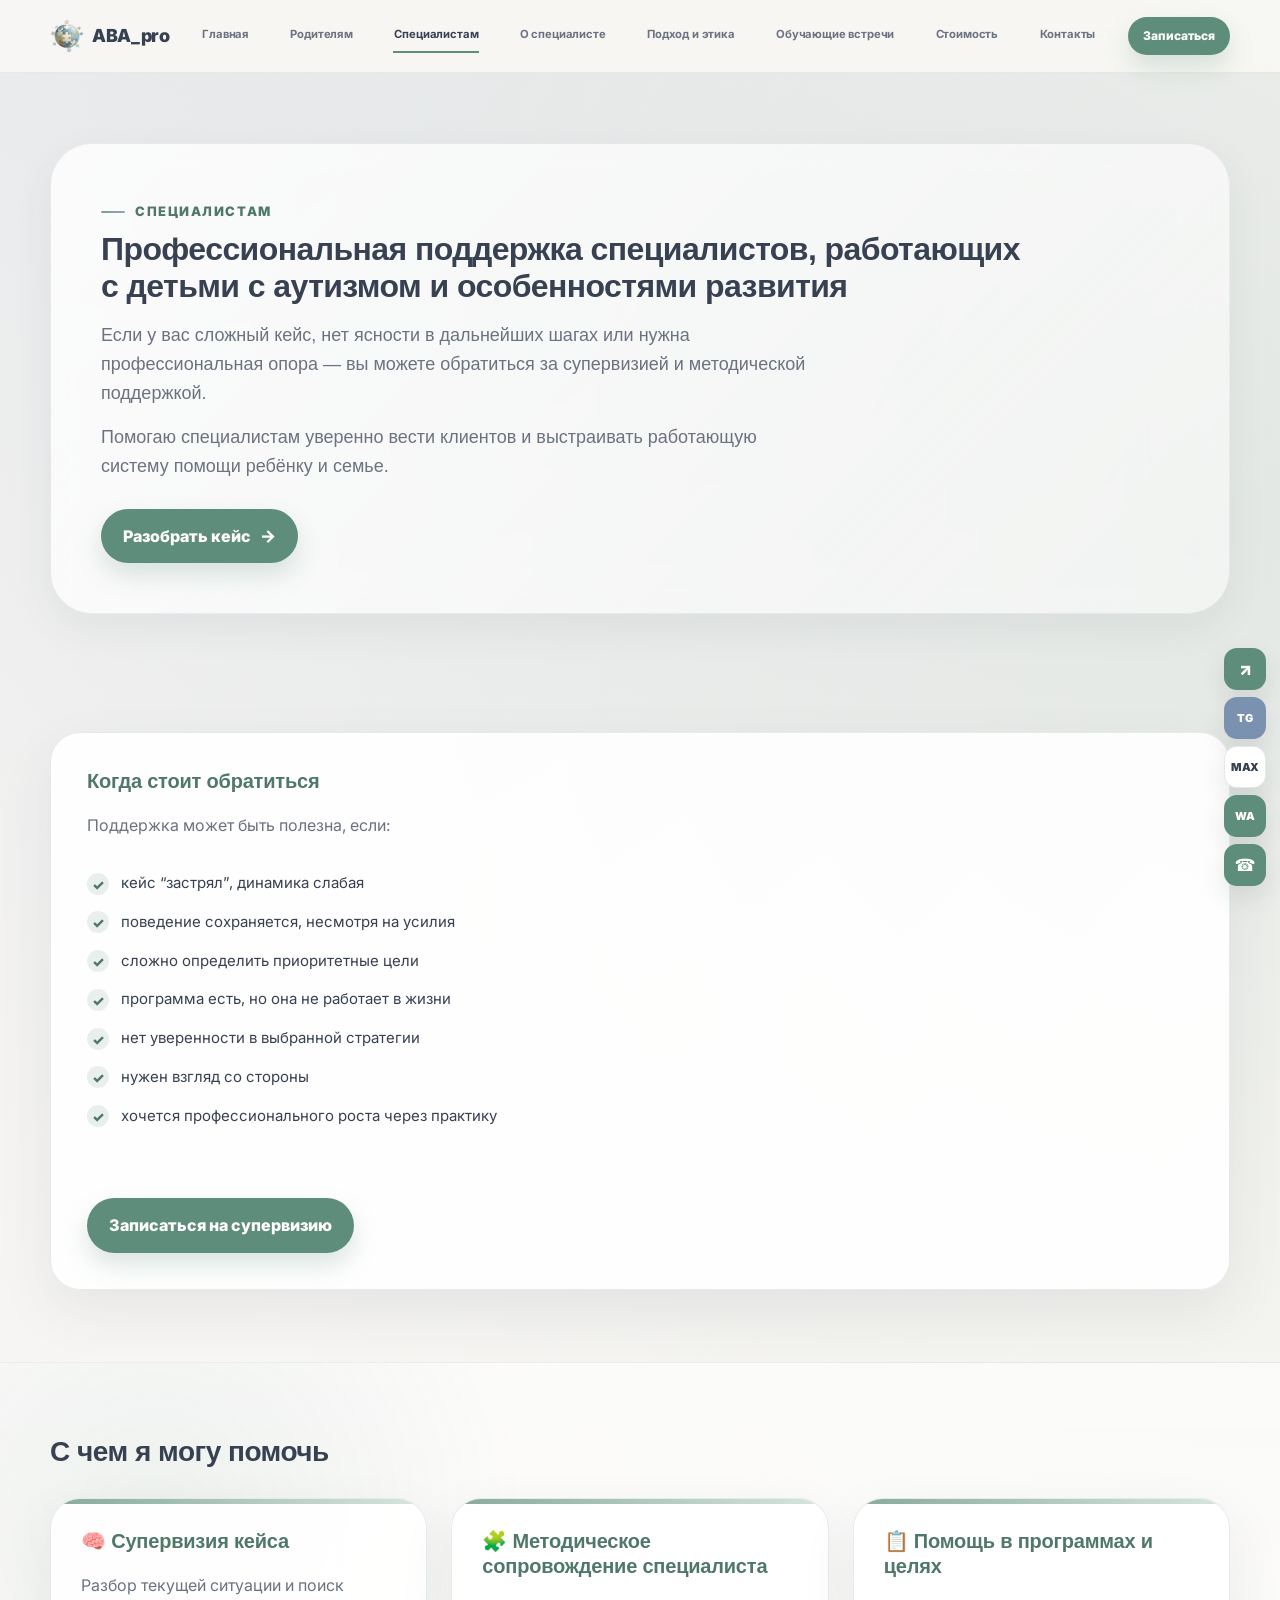
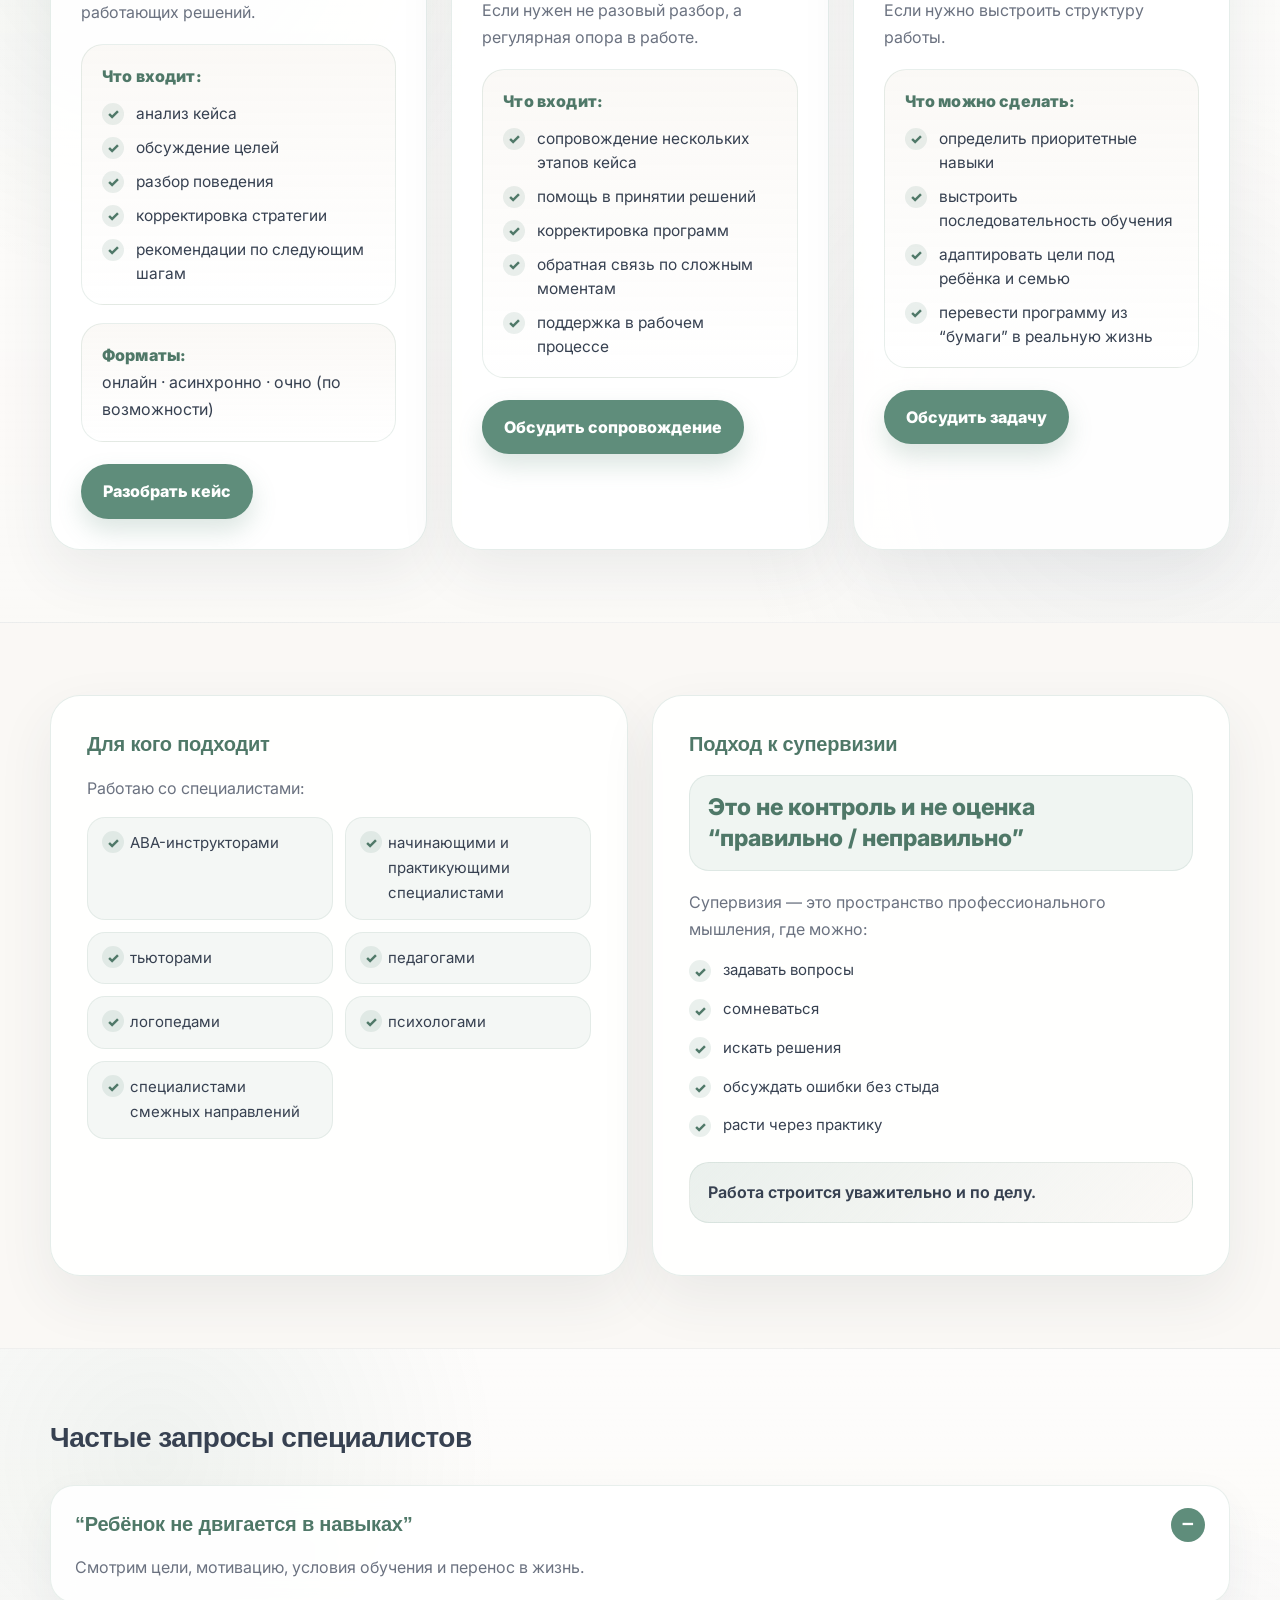
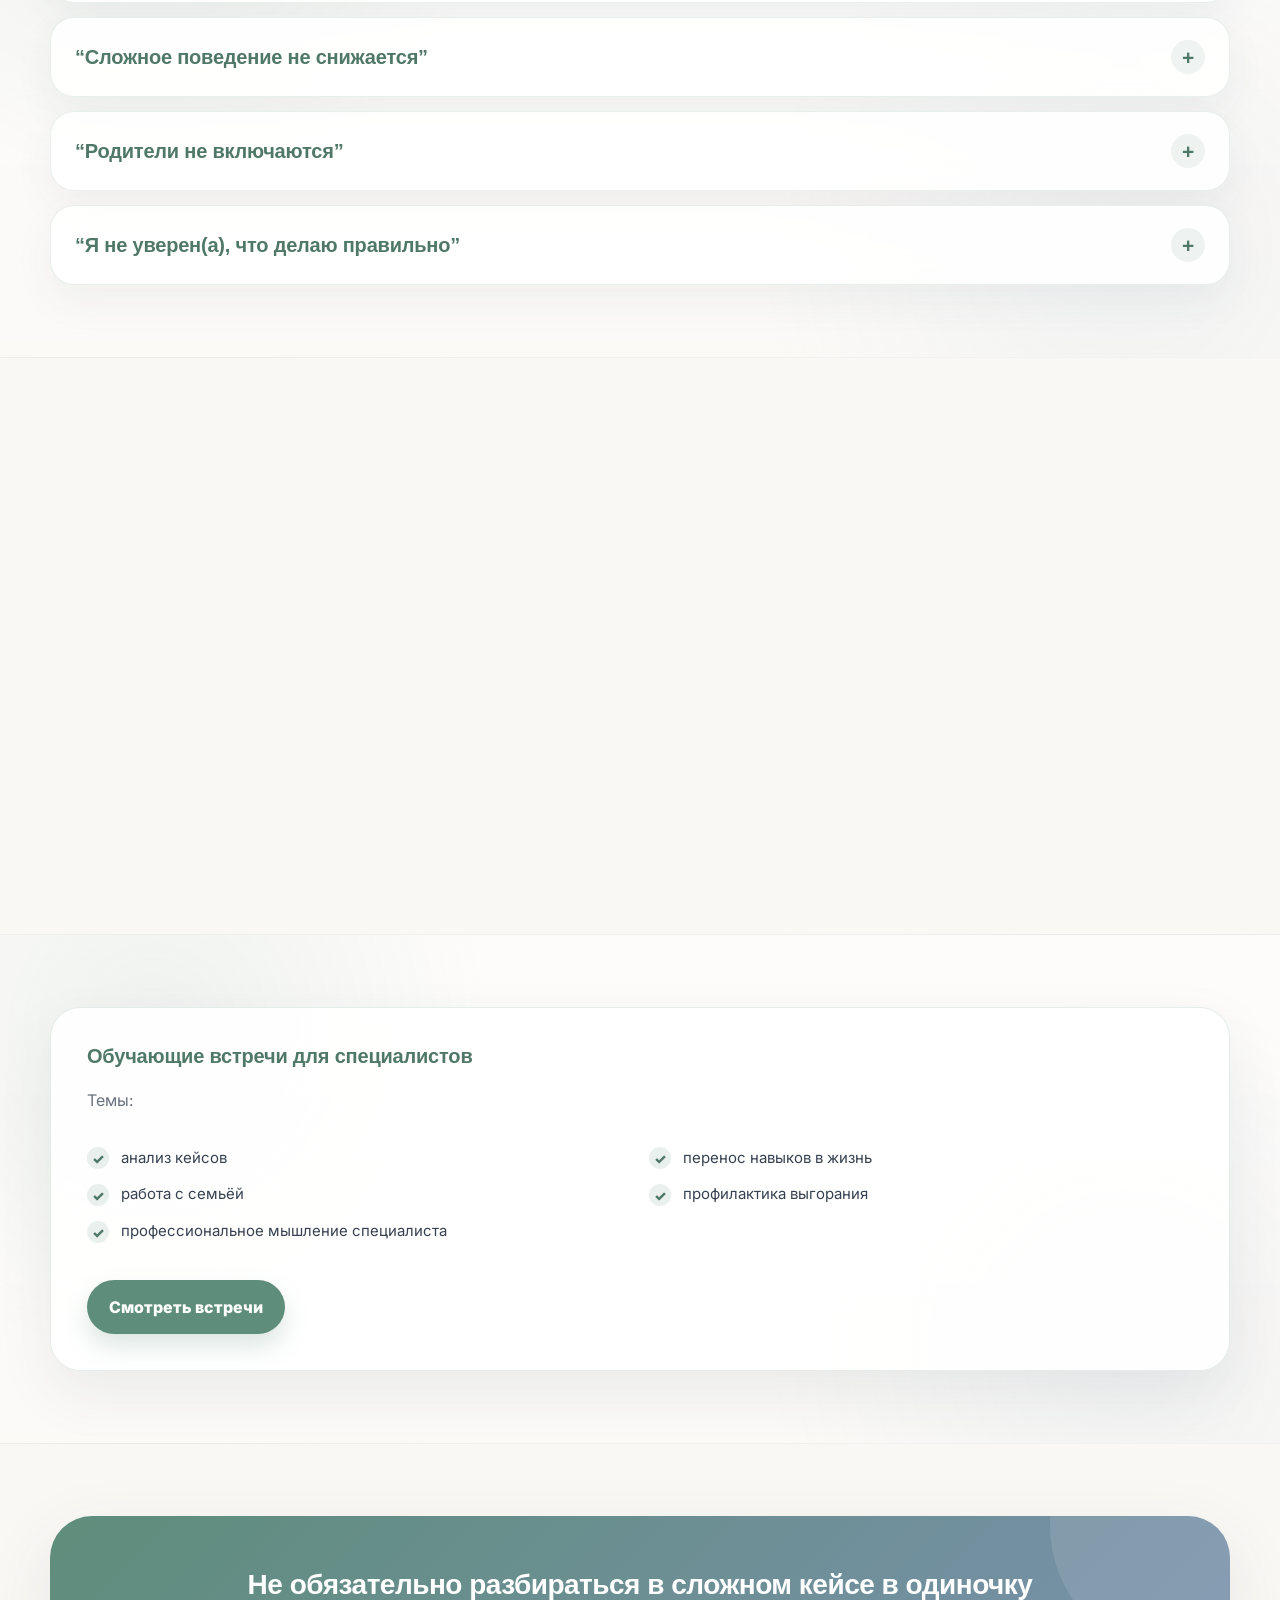
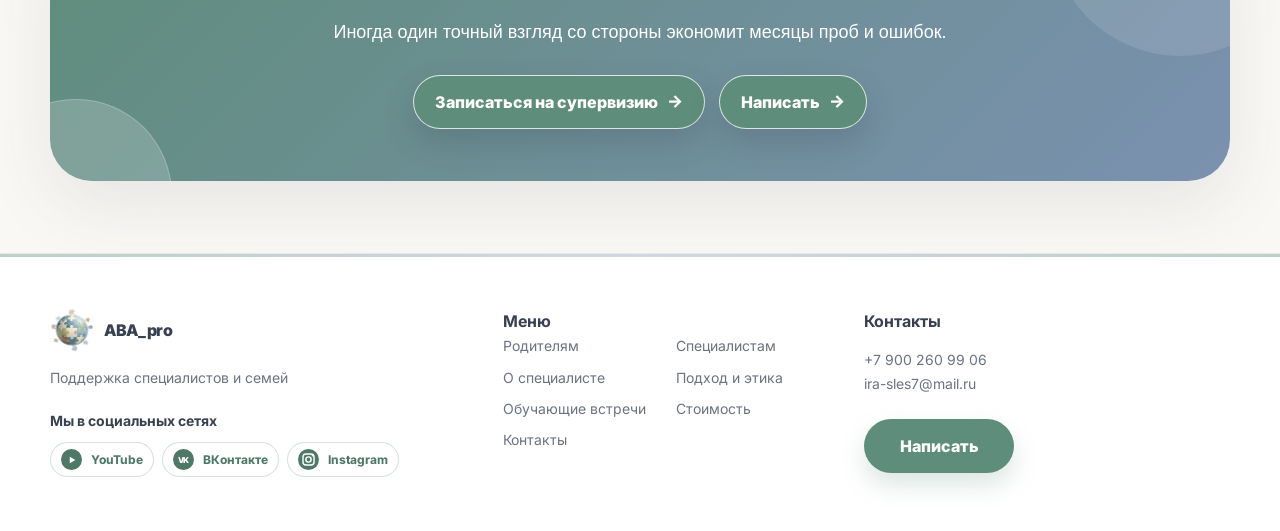
<file: specialists.html>
<!DOCTYPE html>

<html lang="ru"><head><meta charset="utf-8"/><meta content="width=device-width, initial-scale=1" name="viewport"/><title>Специалистам — ABA_pro</title><meta content="Супервизии, методическая поддержка и разбор сложных кейсов для специалистов." name="description"/><meta content="Специалистам — ABA_pro" property="og:title"/><meta content="Супервизии, методическая поддержка и разбор сложных кейсов для специалистов." property="og:description"/><meta content="website" property="og:type"/><meta content="images/logo.png" property="og:image"/><link href="https://fonts.googleapis.com" rel="preconnect"/><link crossorigin="" href="https://fonts.gstatic.com" rel="preconnect"/><link href="https://fonts.googleapis.com/css2?family=Inter:wght@400;500;600;700;800&amp;family=Manrope:wght@400;500;600;700;800&amp;display=swap" rel="stylesheet"/><link href="style.css" rel="stylesheet"/><script type="application/ld+json">{"@context":"https://schema.org","@type":"ProfessionalService","name":"ABA_pro","areaServed":"Россия","telephone":"+79002609906","email":"ira-sles7@mail.ru","description":"ABA-терапия, консультации для родителей, супервизии для специалистов и обучающие встречи"}</script></head><body><a class="skip" href="#main">К содержанию</a><header class="header"><div class="container nav"><a aria-label="ABA_pro" class="brand" href="index.html"><img alt="Логотип ABA_pro" decoding="async" height="44" src="images/logo.webp" width="44"/><span>ABA_pro</span></a><nav aria-label="Главное меню" class="menu"><a class="" href="index.html">Главная</a><a class="" href="parents.html">Родителям</a><a class="active" href="specialists.html">Специалистам</a><a class="" href="about.html">О специалисте</a><a class="" href="ethics.html">Подход и этика</a><a class="" href="meetings.html">Обучающие встречи</a><a class="" href="prices.html">Стоимость</a><a class="" href="contacts.html">Контакты</a></nav><div class="nav-actions"><a class="btn btn-primary" href="https://web.max.ru/53081620" rel="noopener noreferrer" target="_blank">Записаться</a></div><button aria-expanded="false" aria-label="Открыть меню" class="burger">☰</button></div></header><main class="specialists-page specialists-tz-page parents-tz-page" id="main">
<section class="page-hero">
<div class="container">
<div class="page-hero-card reveal parents-hero-card">
<p class="kicker">Специалистам</p>
<h1 class="title">Профессиональная поддержка специалистов, работающих с детьми с аутизмом и особенностями развития</h1>
<p class="subtitle">Если у вас сложный кейс, нет ясности в дальнейших шагах или нужна профессиональная опора — вы можете обратиться за супервизией и методической поддержкой.</p>
<p class="subtitle">Помогаю специалистам уверенно вести клиентов и выстраивать работающую систему помощи ребёнку и семье.</p>
<div class="cta-actions cta-left"><a class="btn btn-primary" href="https://web.max.ru/53081620" rel="noopener noreferrer" target="_blank">Разобрать кейс</a></div>
</div>
</div>
</section>
<section class="section parents-section">
<div class="container">
<article class="parents-section-card card-with-cta reveal">
<h2 class="parents-card-title">Когда стоит обратиться</h2>
<p class="parents-card-lead">Поддержка может быть полезна, если:</p>
<ul class="check-list parents-list">
<li>кейс “застрял”, динамика слабая</li>
<li>поведение сохраняется, несмотря на усилия</li>
<li>сложно определить приоритетные цели</li>
<li>программа есть, но она не работает в жизни</li>
<li>нет уверенности в выбранной стратегии</li>
<li>нужен взгляд со стороны</li>
<li>хочется профессионального роста через практику</li>
</ul>
<a class="btn btn-primary card-cta" href="https://web.max.ru/53081620" rel="noopener noreferrer" target="_blank">Записаться на супервизию</a>
</article>
</div>
</section>
<section class="section section-muted parents-section">
<div class="container">
<div class="parents-head section-head reveal">
<h2 class="title">С чем я могу помочь</h2>
</div>
<div class="parents-help-grid">
<article class="parents-service-card reveal">
<h3>🧠 Супервизия кейса</h3>
<p class="service-intro">Разбор текущей ситуации и поиск работающих решений.</p>
<div class="service-block">
<strong>Что входит:</strong>
<ul class="mini-list">
<li>анализ кейса</li>
<li>обсуждение целей</li>
<li>разбор поведения</li>
<li>корректировка стратегии</li>
<li>рекомендации по следующим шагам</li>
</ul>
</div>
<div class="service-format"><span>Форматы:</span><br/>онлайн · асинхронно · очно (по возможности)</div>
<a class="btn btn-primary" href="https://web.max.ru/53081620" rel="noopener noreferrer" target="_blank">Разобрать кейс</a>
</article>
<article class="parents-service-card reveal">
<h3>🧩 Методическое сопровождение специалиста</h3>
<p class="service-intro">Если нужен не разовый разбор, а регулярная опора в работе.</p>
<div class="service-block">
<strong>Что входит:</strong>
<ul class="mini-list">
<li>сопровождение нескольких этапов кейса</li>
<li>помощь в принятии решений</li>
<li>корректировка программ</li>
<li>обратная связь по сложным моментам</li>
<li>поддержка в рабочем процессе</li>
</ul>
</div>
<a class="btn btn-primary" href="https://web.max.ru/53081620" rel="noopener noreferrer" target="_blank">Обсудить сопровождение</a>
</article>
<article class="parents-service-card reveal">
<h3>📋 Помощь в программах и целях</h3>
<p class="service-intro">Если нужно выстроить структуру работы.</p>
<div class="service-block">
<strong>Что можно сделать:</strong>
<ul class="mini-list">
<li>определить приоритетные навыки</li>
<li>выстроить последовательность обучения</li>
<li>адаптировать цели под ребёнка и семью</li>
<li>перевести программу из “бумаги” в реальную жизнь</li>
</ul>
</div>
<a class="btn btn-primary" href="https://web.max.ru/53081620" rel="noopener noreferrer" target="_blank">Обсудить задачу</a>
</article>
</div>
</div>
</section>
<section class="section parents-section">
<div class="container">
<div class="grid-2 parents-equal-grid">
<article class="parents-section-card reveal">
<h2 class="parents-card-title">Для кого подходит</h2>
<p class="parents-card-lead">Работаю со специалистами:</p>
<ul class="check-list parents-list">
<li>ABA-инструкторами</li>
<li>начинающими и практикующими специалистами</li>
<li>тьюторами</li>
<li>педагогами</li>
<li>логопедами</li>
<li>психологами</li>
<li>специалистами смежных направлений</li>
</ul>
</article>
<article class="parents-section-card reveal">
<h2 class="parents-card-title">Подход к супервизии</h2>
<p class="parents-subtitle">Это не контроль и не оценка “правильно / неправильно”</p>
<p class="parents-card-lead">Супервизия — это пространство профессионального мышления, где можно:</p>
<ul class="check-list parents-list">
<li>задавать вопросы</li>
<li>сомневаться</li>
<li>искать решения</li>
<li>обсуждать ошибки без стыда</li>
<li>расти через практику</li>
</ul>
<p class="parents-conclusion">Работа строится уважительно и по делу.</p>
</article>
</div>
</div>
</section>
<section class="section section-muted parents-section">
<div class="container">
<div class="parents-head section-head reveal">
<h2 class="title">Частые запросы специалистов</h2>
</div>
<div class="parents-faq myths-accordion">
<details class="faq-item reveal" open=""><summary>“Ребёнок не двигается в навыках”</summary><p>Смотрим цели, мотивацию, условия обучения и перенос в жизнь.</p></details>
<details class="faq-item reveal"><summary>“Сложное поведение не снижается”</summary><p>Разбираем функции поведения и систему реагирования взрослых.</p></details>
<details class="faq-item reveal"><summary>“Родители не включаются”</summary><p>Ищем формат сотрудничества, который реалистичен для семьи.</p></details>
<details class="faq-item reveal"><summary>“Я не уверен(а), что делаю правильно”</summary><p>Это нормальный профессиональный этап. Разбираем спокойно и структурно.</p></details>
</div>
</div>
</section>
<section class="section parents-section">
<div class="container">
<div class="parents-separated-grid">
<article class="parents-section-card reveal">
<h2 class="parents-card-title">Почему выбирают ABA_pro</h2>
<ul class="check-list parents-list">
<li>сочетание опыта и практики</li>
<li>системный взгляд на кейс</li>
<li>внимание к реальной жизни семьи</li>
<li>уважительный формат работы</li>
<li>без давления и обесценивания</li>
<li>ясные следующие шаги</li>
</ul>
</article>
<article class="parents-section-card card-with-cta reveal">
<h2 class="parents-card-title">Форматы и стоимость</h2>
<div class="price-list parents-price-list">
<div class="price-row"><span>Разовая супервизия</span><strong>от 2000 ₽</strong></div>
<div class="price-row"><span>Регулярное сопровождение</span><strong>по запросу</strong></div>
<div class="price-row"><span>Асинхронный разбор</span><strong>по запросу</strong></div>
</div>
<a class="btn btn-primary card-cta" href="https://web.max.ru/53081620" rel="noopener noreferrer" target="_blank">Уточнить формат</a>
</article>
</div>
</div>
</section>
<section class="section section-muted parents-section">
<div class="container">
<article class="parents-wide-card card-with-cta reveal">
<h2 class="parents-card-title">Обучающие встречи для специалистов</h2>
<p class="parents-card-lead">Темы:</p>
<ul class="check-list parents-list">
<li>анализ кейсов</li>
<li>перенос навыков в жизнь</li>
<li>работа с семьёй</li>
<li>профилактика выгорания</li>
<li>профессиональное мышление специалиста</li>
</ul>
<a class="btn btn-primary card-cta" href="meetings.html">Смотреть встречи</a>
</article>
</div>
</section>
<section class="section">
<div class="container">
<div class="cta-final reveal">
<h2 class="title">Не обязательно разбираться в сложном кейсе в одиночку</h2>
<p class="subtitle">Иногда один точный взгляд со стороны экономит месяцы проб и ошибок.</p>
<div class="cta-actions"><a class="btn btn-primary" href="contacts.html">Записаться на супервизию</a><a class="btn btn-secondary" href="https://web.max.ru/53081620" rel="noopener noreferrer" target="_blank">Написать</a></div>
</div>
</div>
</section>
</main><div aria-label="Быстрые действия" class="float-actions"><a class="quick-link quick-link-action" href="contacts.html" title="Связаться">↗</a><a class="quick-link quick-link-tg" href="https://t.me/+79002609906?text=%D0%97%D0%B4%D1%80%D0%B0%D0%B2%D1%81%D1%82%D0%B2%D1%83%D0%B9%D1%82%D0%B5%21%20%D0%A5%D0%BE%D1%87%D1%83%20%D1%83%D1%82%D0%BE%D1%87%D0%BD%D0%B8%D1%82%D1%8C%20%D0%B8%D0%BD%D1%84%D0%BE%D1%80%D0%BC%D0%B0%D1%86%D0%B8%D1%8E%20%D0%BE%20%D0%BA%D0%BE%D0%BD%D1%81%D1%83%D0%BB%D1%8C%D1%82%D0%B0%D1%86%D0%B8%D0%B8%20ABA_pro." rel="noopener noreferrer" target="_blank" title="Telegram">TG</a><a class="quick-link quick-link-max" href="https://web.max.ru/53081620" rel="noopener noreferrer" target="_blank" title="MAX">MAX</a><a class="quick-link quick-link-wa" href="https://wa.me/79002609906?text=%D0%97%D0%B4%D1%80%D0%B0%D0%B2%D1%81%D1%82%D0%B2%D1%83%D0%B9%D1%82%D0%B5%21%20%D0%A5%D0%BE%D1%87%D1%83%20%D1%83%D1%82%D0%BE%D1%87%D0%BD%D0%B8%D1%82%D1%8C%20%D0%B8%D0%BD%D1%84%D0%BE%D1%80%D0%BC%D0%B0%D1%86%D0%B8%D1%8E%20%D0%BE%20%D0%BA%D0%BE%D0%BD%D1%81%D1%83%D0%BB%D1%8C%D1%82%D0%B0%D1%86%D0%B8%D0%B8%20ABA_pro." rel="noopener noreferrer" target="_blank" title="WhatsApp">WA</a><a class="quick-link quick-link-phone" href="tel:+79002609906" title="Позвонить">☎</a></div><footer class="footer"><div class="container footer-grid"><div><a class="brand" href="index.html"><img alt="" src="images/logo.png"/><span>ABA_pro</span></a><p class="small">Поддержка специалистов и семей</p><div class="footer-socials"><strong class="footer-social-title">Мы в социальных сетях</strong><div aria-label="Социальные сети ABA_pro" class="social-links social-links-footer"><a aria-label="YouTube ABA_pro — открыть в новой вкладке" class="social-link social-link-compact" href="https://youtube.com/channel/UCEe8vL0UlFGjMbG5e7w1Uwg?si=prw3kqh6Eul0WPmQ" rel="noopener noreferrer" target="_blank"><span aria-hidden="true" class="social-mark social-mark-youtube"><svg focusable="false" viewbox="0 0 24 24"><path d="M9 7.6v8.8L16.5 12 9 7.6Z" fill="currentColor"></path></svg></span><span>YouTube</span></a><a aria-label="ВКонтакте ABA_pro — открыть в новой вкладке" class="social-link social-link-compact" href="https://vk.ru/id332025053" rel="noopener noreferrer" target="_blank"><span aria-hidden="true" class="social-mark">VK</span><span>ВКонтакте</span></a><a aria-label="Instagram ABA_pro — открыть в новой вкладке" class="social-link social-link-compact" href="https://www.instagram.com/aba_pro_irina/" rel="noopener noreferrer" target="_blank"><span aria-hidden="true" class="social-mark social-mark-instagram"><svg focusable="false" viewbox="0 0 24 24"><rect fill="none" height="15.6" rx="4.4" stroke="currentColor" stroke-width="2" width="15.6" x="4.2" y="4.2"></rect><circle cx="12" cy="12" fill="none" r="3.7" stroke="currentColor" stroke-width="2"></circle><circle cx="17.4" cy="6.8" fill="currentColor" r="1.1"></circle></svg></span><span>Instagram</span></a></div></div></div><div><strong>Меню</strong><div class="footer-links small"><a href="parents.html">Родителям</a><a href="specialists.html">Специалистам</a><a href="about.html">О специалисте</a><a href="ethics.html">Подход и этика</a><a href="meetings.html">Обучающие встречи</a><a href="prices.html">Стоимость</a><a href="contacts.html">Контакты</a></div></div><div><strong>Контакты</strong><p class="small"><a href="tel:+79002609906">+7 900 260 99 06</a><br/><a href="mailto:ira-sles7@mail.ru">ira-sles7@mail.ru</a></p><a class="btn btn-primary footer-contact-btn" href="https://web.max.ru/53081620" rel="noopener noreferrer" target="_blank">Написать</a></div></div></footer><script defer="" src="script.js"></script></body></html>
</file>
<file: style.css>
:root{--bg:#FAF8F5;--card:#fff;--text:#374151;--muted:#6B7280;--green:#5F8D7B;--green-dark:#4f7868;--blue:#7B91B0;--blue-dark:#667d9b;--line:rgba(55,65,81,.12);--soft:rgba(255,255,255,.66);--shadow:0 24px 70px rgba(55,65,81,.10);--shadow-soft:0 14px 38px rgba(55,65,81,.07);--radius:28px;--radius-lg:38px;--max:1180px}*{box-sizing:border-box}html{scroll-behavior:smooth}body{margin:0;font-family:Inter,Manrope,system-ui,-apple-system,Segoe UI,sans-serif;background:radial-gradient(circle at 10% 0,rgba(123,145,176,.14),transparent 30%),radial-gradient(circle at 100% 10%,rgba(95,141,123,.12),transparent 26%),var(--bg);color:var(--text);line-height:1.65}a{color:inherit;text-decoration:none}img{max-width:100%;display:block}button,input,textarea{font:inherit}.container{width:min(var(--max),calc(100% - 40px));margin-inline:auto}.skip{position:absolute;left:-999px;top:8px;background:#fff;padding:10px 14px;border-radius:10px}.skip:focus{left:8px;z-index:1000}.header{position:sticky;top:0;z-index:80;background:rgba(250,248,245,.88);backdrop-filter:blur(20px);border-bottom:1px solid rgba(55,65,81,.08)}.nav{height:76px;display:flex;align-items:center;gap:18px}.brand{display:flex;align-items:center;gap:10px;font-weight:850;letter-spacing:-.02em;white-space:nowrap;min-width:max-content}.brand img{width:38px;height:38px;object-fit:contain}.menu{display:flex;align-items:center;justify-content:center;gap:14px;flex:1;min-width:0}.menu a{font-size:13px;font-weight:750;color:var(--muted);white-space:nowrap;padding:10px 2px;border-bottom:2px solid transparent;transition:.22s ease}.menu a:hover,.menu a.active{color:var(--text);border-color:var(--green)}.nav-actions{display:flex;gap:10px;white-space:nowrap}.burger{display:none;margin-left:auto;border:1px solid var(--line);background:#fff;border-radius:14px;padding:10px 12px}.btn{display:inline-flex;align-items:center;justify-content:center;gap:9px;border:0;border-radius:999px;padding:13px 21px;min-height:46px;font-weight:820;cursor:pointer;transition:.23s ease;text-align:center}.btn-primary{background:var(--green);color:#fff;box-shadow:0 14px 28px rgba(95,141,123,.24)}.btn-primary:hover{background:var(--green-dark);transform:translateY(-2px)}.btn-secondary{background:rgba(255,255,255,.82);border:1px solid var(--line);color:var(--text)}.btn-secondary:hover{border-color:rgba(95,141,123,.38);transform:translateY(-2px)}.btn-blue{background:var(--blue);color:#fff;box-shadow:0 14px 28px rgba(123,145,176,.24)}.btn-blue:hover{background:var(--blue-dark);transform:translateY(-2px)}.section{padding:88px 0}.section-muted{background:linear-gradient(180deg,rgba(255,255,255,.56),rgba(255,255,255,.2));border-block:1px solid rgba(55,65,81,.06)}.section-head{max-width:760px;margin-bottom:34px}.kicker{text-transform:uppercase;letter-spacing:.12em;color:var(--green-dark);font-size:13px;font-weight:850;margin:0 0 8px}.h1{font-size:clamp(44px,6vw,76px);line-height:1.02;letter-spacing:-.06em;margin:18px 0 18px;font-weight:850}.title{font-size:clamp(28px,4vw,46px);line-height:1.12;letter-spacing:-.035em;margin:0;font-weight:820}.subtitle,.lead{font-size:clamp(17px,2vw,22px);color:var(--muted);max-width:720px;margin:16px 0 0}.hero{padding:74px 0 70px;overflow:hidden}.hero-grid{display:grid;grid-template-columns:minmax(0,1.05fr) minmax(360px,.95fr);gap:54px;align-items:center}.hero .lead{max-width:620px}.hero-list{list-style:none;padding:0;margin:24px 0 18px;display:grid;gap:10px}.hero-list li,.location-line{display:flex;gap:10px;align-items:flex-start;color:var(--muted);font-size:16px}.hero-list li:before{content:"";width:8px;height:8px;border-radius:50%;background:var(--green);margin-top:10px;flex:0 0 auto}.location{display:grid;gap:6px;margin:18px 0 28px}.choice-grid{display:grid;grid-template-columns:repeat(2,minmax(0,1fr));gap:16px;margin-top:18px}.choice-card,.card,.format-card,.doc-card,.faq-item,.rule-card{background:rgba(255,255,255,.82);border:1px solid rgba(55,65,81,.09);border-radius:var(--radius);box-shadow:var(--shadow-soft);padding:25px;transition:.25s ease}.choice-card:hover,.card:hover,.format-card:hover,.doc-card:hover{transform:translateY(-4px);box-shadow:var(--shadow)}.choice-card h3,.format-card h3,.card h3{margin:0 0 8px;font-size:21px;line-height:1.2}.choice-card p,.card p,.format-card p{color:var(--muted);margin:0 0 18px}.parent-dot,.specialist-dot{display:inline-block;width:14px;height:14px;border-radius:50%;margin-right:8px}.parent-dot{background:linear-gradient(135deg,#75bd8d,var(--green))}.specialist-dot{background:linear-gradient(135deg,#8ea9d1,var(--blue))}.hero-visual{min-height:500px;position:relative;display:grid;place-items:center}.globe-main{width:min(620px,100%);filter:drop-shadow(0 36px 48px rgba(55,65,81,.14));animation:globeMove 8.5s ease-in-out infinite alternate;will-change:transform}@keyframes globeMove{0%{transform:translate(0,0) rotate(-1.1deg) scale(1)}27%{transform:translate(-10px,7px) rotate(1.4deg) scale(1.015)}61%{transform:translate(11px,-9px) rotate(-.8deg) scale(1.02)}100%{transform:translate(-6px,10px) rotate(1deg) scale(1.005)}}.grid-2{display:grid;grid-template-columns:repeat(2,minmax(0,1fr));gap:22px}.grid-3{display:grid;grid-template-columns:repeat(3,minmax(0,1fr));gap:22px}.grid-4{display:grid;grid-template-columns:repeat(4,minmax(0,1fr));gap:22px}.list{list-style:none;padding:0;margin:18px 0 0;display:grid;gap:10px}.list li{position:relative;padding-left:24px;color:var(--text)}.list li:before{content:"✓";position:absolute;left:0;color:var(--green);font-weight:900}.bullets li:before{content:"•"}.numbered{counter-reset:item;list-style:none;padding:0;margin:22px 0 0;display:grid;gap:14px}.numbered li{counter-increment:item;background:rgba(255,255,255,.76);border:1px solid var(--line);border-radius:22px;padding:18px 20px 18px 64px;position:relative}.numbered li:before{content:counter(item);position:absolute;left:18px;top:15px;width:32px;height:32px;border-radius:50%;background:var(--green);color:#fff;display:grid;place-items:center;font-weight:850}.approach-box{background:linear-gradient(135deg,rgba(255,255,255,.86),rgba(255,255,255,.52));border:1px solid rgba(95,141,123,.16);border-radius:var(--radius-lg);padding:42px;box-shadow:var(--shadow-soft);text-align:center;max-width:900px;margin:auto}.approach-box p{font-size:19px;color:var(--muted)}.puzzle-grid{display:grid;grid-template-columns:repeat(4,minmax(0,1fr));gap:20px}.puzzle-card{position:relative;border-radius:30px;padding:24px;background:#fff;border:1px solid rgba(55,65,81,.08);box-shadow:var(--shadow-soft);overflow:hidden;min-height:260px}.puzzle-card img{width:82px;height:82px;object-fit:contain;margin-bottom:18px}.puzzle-card h3{font-size:21px;margin:0 0 8px}.puzzle-card p{color:var(--muted);margin:0 0 18px}.puzzle-card:after{content:"";position:absolute;right:-24px;bottom:-28px;width:120px;height:120px;background:rgba(95,141,123,.08);border-radius:40%}.split{display:grid;grid-template-columns:.9fr 1.1fr;gap:42px;align-items:center}.photo-card{background:#fff;border:1px solid var(--line);border-radius:34px;padding:12px;box-shadow:var(--shadow-soft)}.photo-card img{border-radius:24px;width:100%;height:auto;object-fit:cover}.price-list{display:grid;gap:12px}.price-row{display:flex;justify-content:space-between;gap:16px;border:1px solid var(--line);border-radius:22px;padding:17px 20px;background:#fff}.price-row strong{font-weight:850}.myths{display:grid;gap:16px}.myth{display:grid;grid-template-columns:1fr 1.15fr;gap:18px;align-items:center;background:#fff;border:1px solid var(--line);border-radius:24px;padding:22px;box-shadow:var(--shadow-soft)}.wrong{color:#b95b5b;font-weight:820}.right{color:var(--green-dark);font-weight:820}.cta-final{background:linear-gradient(135deg,var(--green),var(--blue));color:#fff;border-radius:42px;padding:52px;box-shadow:var(--shadow);text-align:center}.cta-final .subtitle{color:rgba(255,255,255,.88);margin-inline:auto}.cta-actions{display:flex;gap:14px;justify-content:center;flex-wrap:wrap;margin-top:28px}.cta-final .btn-primary{background:#fff;color:var(--green-dark)}.page-hero{padding:70px 0 46px}.page-hero-card{background:linear-gradient(135deg,rgba(255,255,255,.8),rgba(255,255,255,.48));border:1px solid rgba(55,65,81,.08);border-radius:42px;padding:50px;box-shadow:var(--shadow-soft)}.page-hero .title{font-size:clamp(34px,5vw,58px)}.info-card{background:#fff;border:1px solid var(--line);border-radius:28px;padding:28px;box-shadow:var(--shadow-soft)}.info-card h3{margin:0 0 10px}.topic-card{background:#fff;border:1px solid var(--line);border-radius:28px;padding:28px;box-shadow:var(--shadow-soft);height:100%}.faq{display:grid;gap:14px;max-width:900px}.faq-item summary{cursor:pointer;font-weight:850;list-style:none}.faq-item summary::-webkit-details-marker{display:none}.faq-item p{color:var(--muted);margin:12px 0 0}.docs-top{display:grid;grid-template-columns:repeat(3,minmax(0,1fr));gap:18px}.doc-card h3{margin:0 0 10px}.form{display:grid;gap:14px}.field{width:100%;border:1px solid var(--line);border-radius:18px;background:#fff;padding:15px 16px;outline:0}.field:focus{border-color:var(--green);box-shadow:0 0 0 4px rgba(95,141,123,.12)}textarea.field{min-height:126px;resize:vertical}.footer{background:#fff;border-top:1px solid var(--line);padding:54px 0}.footer-grid{display:grid;grid-template-columns:1.15fr .9fr 1fr;gap:32px}.footer .small{color:var(--muted);font-size:14px}.footer-links{display:grid;grid-template-columns:repeat(2,minmax(0,1fr));gap:8px 18px}.footer a:hover{color:var(--green-dark)}.float-actions{position:fixed;right:18px;bottom:18px;z-index:70;display:grid;gap:10px}.float-actions a{width:52px;height:52px;border-radius:18px;display:grid;place-items:center;background:var(--green);color:#fff;font-weight:900;box-shadow:var(--shadow-soft)}.float-actions a:nth-child(2){background:var(--blue)}.float-actions a:nth-child(3){background:#fff;color:var(--text);border:1px solid var(--line)}.reveal{opacity:0;transform:translateY(18px);transition:.7s ease}.reveal.visible{opacity:1;transform:none}.small-note{font-size:14px;color:var(--muted)}@media(max-width:1120px){.menu{gap:9px}.menu a{font-size:12px}.nav-actions .btn-secondary{display:none}}@media(max-width:980px){.burger{display:block}.nav{justify-content:space-between}.menu{position:fixed;left:20px;right:20px;top:86px;background:#fff;border:1px solid var(--line);border-radius:24px;box-shadow:var(--shadow);padding:18px;display:none;flex-direction:column;align-items:flex-start}.menu.open{display:flex}.nav-actions{display:none}.hero-grid,.split{grid-template-columns:1fr}.hero-visual{min-height:auto}.globe-main{width:min(460px,100%)}.grid-4,.puzzle-grid{grid-template-columns:repeat(2,minmax(0,1fr))}.grid-3,.docs-top{grid-template-columns:1fr}.footer-grid{grid-template-columns:1fr}}@media(max-width:680px){.container{width:min(100% - 28px,var(--max))}.section{padding:58px 0}.hero{padding:48px 0}.h1{font-size:42px}.choice-grid,.grid-2,.grid-4,.puzzle-grid{grid-template-columns:1fr}.page-hero-card,.approach-box,.cta-final{padding:30px 22px;border-radius:30px}.myth{grid-template-columns:1fr}.price-row{display:grid}.float-actions{right:12px;bottom:12px}.float-actions a{width:48px;height:48px}.footer-links{grid-template-columns:1fr}}@media(prefers-reduced-motion:reduce){*,*::before,*::after{animation-duration:.01ms!important;transition-duration:.01ms!important}.reveal{opacity:1!important;transform:none!important}}


/* =========================================================
   ABA_pro — premium final polish 06.06.2026
   ========================================================= */
html {
  scroll-behavior: smooth;
  text-size-adjust: 100%;
}

body {
  -webkit-font-smoothing: antialiased;
  text-rendering: optimizeLegibility;
}

img {
  max-width: 100%;
  height: auto;
}

.sr-only {
  position: absolute;
  width: 1px;
  height: 1px;
  padding: 0;
  margin: -1px;
  overflow: hidden;
  clip: rect(0, 0, 0, 0);
  white-space: nowrap;
  border: 0;
}

.skip:focus {
  position: fixed;
  z-index: 999;
  top: 12px;
  left: 12px;
  padding: 12px 16px;
  border-radius: 14px;
  background: #ffffff;
  box-shadow: var(--shadow);
}

.header {
  backdrop-filter: blur(18px);
  background: rgba(250, 248, 245, 0.86);
}

.brand img {
  width: 44px;
  height: 44px;
  object-fit: contain;
}

.menu a,
.btn,
.float-actions a {
  -webkit-tap-highlight-color: transparent;
}

.menu a:focus-visible,
.btn:focus-visible,
.field:focus-visible,
.burger:focus-visible,
.float-actions a:focus-visible {
  outline: 3px solid rgba(95, 141, 123, 0.34);
  outline-offset: 3px;
}

.hero::before {
  content: "";
  position: absolute;
  inset: 86px 5% auto auto;
  width: min(42vw, 560px);
  height: min(42vw, 560px);
  border-radius: 999px;
  background: radial-gradient(circle, rgba(95, 141, 123, 0.16), rgba(123, 145, 176, 0.06) 55%, transparent 70%);
  pointer-events: none;
}

.hero,
.page-hero {
  position: relative;
}

.hero .h1,
.page-hero .title,
.title {
  text-wrap: balance;
}

.lead,
.subtitle,
.card p,
.format-card p,
.choice-card p,
.puzzle-card p {
  line-height: 1.68;
}

.choice-card,
.card,
.format-card,
.doc-card,
.faq-item,
.rule-card,
.puzzle-card,
.info-card,
.topic-card,
.page-hero-card,
.approach-box {
  backdrop-filter: blur(12px);
}

.puzzle-card img {
  width: 82px;
  height: 82px;
  object-fit: contain;
  filter: drop-shadow(0 12px 18px rgba(55, 65, 81, 0.08));
}

.globe-main {
  aspect-ratio: 1 / 1;
  object-fit: contain;
}

.form {
  align-items: start;
}

.field {
  font: inherit;
  min-height: 52px;
}

.form-status {
  min-height: 20px;
  margin: -4px 0 0;
  color: var(--green-dark);
  font-size: 14px;
}

.cta-final {
  position: relative;
  overflow: hidden;
}

.cta-final::after {
  content: "";
  position: absolute;
  right: -80px;
  bottom: -120px;
  width: 260px;
  height: 260px;
  border-radius: 50%;
  background: rgba(255, 255, 255, 0.18);
}

.footer a,
.contacts a {
  overflow-wrap: anywhere;
}

@media (max-width: 980px) {
  .menu {
    max-height: calc(100dvh - 110px);
    overflow: auto;
  }

  .hero-grid {
    gap: 30px;
  }

  .hero-visual {
    order: -1;
  }

  .globe-main {
    width: min(340px, 80vw);
  }
}

@media (max-width: 680px) {
  .header {
    top: 8px;
  }

  .nav {
    min-height: 62px;
    padding: 0 12px;
  }

  .brand span {
    font-size: 16px;
  }

  .menu {
    left: 14px;
    right: 14px;
    top: 78px;
  }

  .btn {
    width: 100%;
    justify-content: center;
  }

  .choice-card,
  .card,
  .format-card,
  .doc-card,
  .topic-card,
  .info-card,
  .puzzle-card {
    padding: 22px;
    border-radius: 24px;
  }

  .cta-actions {
    width: 100%;
  }
}

/* =========================================================
   ABA_pro — strict TZ homepage layout corrections 06.06.2026
   Исправления главной: меню в одну строку, компактные карточки,
   увеличенные отступы CTA, порядок секций строго по ТЗ.
   ========================================================= */
@media (min-width: 981px) {
  .nav {
    gap: 12px;
  }
  .brand {
    flex: 0 0 auto;
  }
  .menu {
    flex: 1 1 auto;
    min-width: 0;
    justify-content: center;
    gap: clamp(5px, 0.55vw, 10px);
    flex-wrap: nowrap;
  }
  .menu a {
    white-space: nowrap;
    font-size: clamp(11px, 0.78vw, 13px);
    line-height: 1;
    padding: 8px clamp(6px, 0.6vw, 10px);
  }
  .nav-actions {
    flex: 0 0 auto;
  }
  .nav-actions .btn {
    min-height: 40px;
    padding: 10px 15px;
    font-size: 13px;
    white-space: nowrap;
  }
}

.choice-title {
  font-size: 22px;
  margin: 0 0 14px;
}

.choice-grid-compact {
  gap: 14px;
  align-items: stretch;
}

.choice-card-compact {
  min-height: 0;
  padding: 20px 20px;
  display: flex;
  flex-direction: column;
}

.choice-card-compact h3 {
  margin-bottom: 8px;
}

.choice-card-compact p {
  margin-bottom: 18px;
  font-size: 15px;
}

.choice-card-compact .btn,
.btn-nowrap {
  margin-top: auto;
  white-space: nowrap;
  width: auto;
  align-self: flex-start;
  padding-left: 16px;
  padding-right: 16px;
}

.card-with-cta,
.puzzle-card,
.meeting-card,
.price-card-main {
  display: flex;
  flex-direction: column;
}

.card-with-cta .list {
  margin-bottom: 30px;
}

.card-with-cta .card-cta,
.puzzle-card .btn,
.meeting-card .btn,
.price-card-main .btn {
  margin-top: auto;
  align-self: flex-start;
}

.help-grid .card {
  min-height: 520px;
}

.meeting-card,
.price-card-main {
  max-width: 980px;
  margin-inline: auto;
}

.meeting-card .list {
  grid-template-columns: repeat(2, minmax(0, 1fr));
  gap: 12px 28px;
}

.price-card-main .price-list {
  margin-top: 10px;
}

@media (max-width: 1180px) and (min-width: 981px) {
  .brand span {
    font-size: 17px;
  }
  .brand img {
    width: 38px;
    height: 38px;
  }
  .nav {
    padding-inline: 12px;
  }
  .menu a {
    font-size: 11px;
    padding-inline: 5px;
  }
  .nav-actions .btn {
    padding-inline: 12px;
  }
}

@media (max-width: 680px) {
  .choice-card-compact .btn,
  .btn-nowrap,
  .card-with-cta .card-cta,
  .puzzle-card .btn,
  .meeting-card .btn,
  .price-card-main .btn {
    width: 100%;
    align-self: stretch;
    white-space: normal;
  }
  .help-grid .card {
    min-height: auto;
  }
  .meeting-card .list {
    grid-template-columns: 1fr;
  }
}

/* =========================================================
   FINAL TZ FIX 06.06.2026 — Главная: меню, карточки, CTA
   ========================================================= */
.header .nav{
  height:72px;
  gap:10px;
  flex-wrap:nowrap;
}
.header .brand{
  flex:0 0 auto;
  gap:8px;
  font-size:18px;
}
.header .brand img{
  width:34px;
  height:34px;
}
.header .menu{
  flex:1 1 auto;
  min-width:0;
  display:flex;
  justify-content:center;
  align-items:center;
  gap:clamp(5px,.72vw,12px);
  overflow:visible;
}
.header .menu a{
  display:inline-flex;
  align-items:center;
  min-height:34px;
  padding:7px 1px;
  font-family:Inter,Manrope,system-ui,-apple-system,Segoe UI,sans-serif;
  font-size:clamp(11px,.88vw,13px);
  line-height:1;
  font-weight:700;
  white-space:nowrap;
  letter-spacing:-.015em;
}
.header .nav-actions{
  flex:0 0 auto;
}
.header .nav-actions .btn{
  min-height:38px;
  padding:9px 14px;
  font-size:12px;
  line-height:1;
  white-space:nowrap;
  box-shadow:0 10px 22px rgba(95,141,123,.18);
}

/* Если ширины не хватает — меню уходит в бургер, а не наезжает */
@media (max-width:1180px){
  .header .nav{height:68px;}
  .header .menu,
  .header .nav-actions{display:none;}
  .header .burger{display:inline-flex;align-items:center;justify-content:center;}
  .header .menu.open{
    display:flex;
    position:absolute;
    left:16px;
    right:16px;
    top:76px;
    z-index:90;
    flex-direction:column;
    align-items:stretch;
    gap:4px;
    padding:14px;
    background:rgba(255,255,255,.96);
    border:1px solid var(--line);
    border-radius:22px;
    box-shadow:var(--shadow-soft);
    backdrop-filter:blur(18px);
  }
  .header .menu.open a{
    width:100%;
    min-height:42px;
    padding:12px 14px;
    border:0;
    border-radius:14px;
    font-size:15px;
    justify-content:flex-start;
  }
  .header .menu.open a:hover,
  .header .menu.open a.active{
    background:rgba(95,141,123,.09);
  }
}

/* Первый экран: две компактные карточки по ТЗ */
.hero .choice-title{
  margin-top:30px;
  margin-bottom:14px;
  font-size:clamp(22px,2.2vw,30px);
  line-height:1.15;
}
.choice-grid.choice-grid-compact{
  display:grid;
  grid-template-columns:repeat(2,minmax(250px,1fr));
  gap:16px;
  max-width:760px;
}
.choice-card.choice-card-compact{
  min-height:auto;
  padding:22px;
  border-radius:24px;
}
.choice-card.choice-card-compact h3{
  margin:0 0 8px;
  font-size:21px;
  line-height:1.15;
}
.choice-card.choice-card-compact p{
  margin:0 0 16px;
  font-size:15px;
  line-height:1.5;
}
.choice-card.choice-card-compact .btn,
.btn-nowrap{
  width:100%;
  min-height:42px;
  padding:11px 14px;
  font-size:14px;
  line-height:1;
  white-space:nowrap;
}
@media (max-width:720px){
  .choice-grid.choice-grid-compact{grid-template-columns:1fr;max-width:none;}
  .choice-card.choice-card-compact .btn,.btn-nowrap{white-space:normal;line-height:1.2;}
}

/* Блок «Кому может быть полезна помощь»: CTA не липнет к тексту */
.help-grid .card-with-cta{
  display:flex;
  flex-direction:column;
  min-height:100%;
  padding-bottom:30px;
}
.help-grid .card-with-cta .list{
  margin-bottom:28px;
}
.help-grid .card-with-cta .card-cta{
  margin-top:auto;
  align-self:flex-start;
  min-width:230px;
}
@media (max-width:720px){
  .help-grid .card-with-cta .card-cta{width:100%;min-width:0;}
}

/* Как я могу помочь: ровная сетка 4 карточки / 2×2 */
.puzzle-grid{
  display:grid;
  grid-template-columns:repeat(4,minmax(0,1fr));
  gap:18px;
  align-items:stretch;
}
.puzzle-card{
  display:flex;
  flex-direction:column;
  min-height:100%;
}
.puzzle-card .btn{
  margin-top:auto;
}
@media (max-width:1050px){
  .puzzle-grid{grid-template-columns:repeat(2,minmax(0,1fr));}
}
@media (max-width:620px){
  .puzzle-grid{grid-template-columns:1fr;}
}

/* Стоимость — строго отдельный короткий блок после мифов */
.price-card-main{
  max-width:820px;
  margin-inline:auto;
}
.price-list{
  display:grid;
  gap:10px;
  margin-top:22px;
}
.price-row{
  display:flex;
  justify-content:space-between;
  gap:16px;
  padding:16px 18px;
  border:1px solid var(--line);
  border-radius:18px;
  background:rgba(255,255,255,.72);
}
.price-row span,.price-row strong{line-height:1.25;}
.price-row strong{white-space:nowrap;color:var(--green-dark);}
@media (max-width:560px){
  .price-row{display:grid;gap:6px;}
  .price-row strong{white-space:normal;}
}

/* =========================================================
   POLISH 06.06.2026 — единый стиль блоков главной
   ========================================================= */
.title-green{
  color:var(--green-dark);
}
.approach-box,
.unified-main-card{
  width:100%;
  max-width:980px;
  margin-inline:auto;
  padding:42px;
  border-radius:var(--radius-lg);
  background:linear-gradient(135deg,rgba(255,255,255,.88),rgba(255,255,255,.58));
  border:1px solid rgba(95,141,123,.16);
  box-shadow:var(--shadow-soft);
}
.approach-box{
  text-align:left;
}
.approach-box .btn,
.unified-main-card .btn{
  margin-top:24px;
}
.meeting-card .list{
  margin-top:22px;
  margin-bottom:22px;
}
.price-card-main .price-list{
  margin-top:24px;
}

/* Коротко о специалисте: кнопка не налезает на текст */
.specialist-split{
  align-items:start;
}
.specialist-text{
  display:flex;
  flex-direction:column;
  gap:14px;
  min-width:0;
}
.specialist-text .subtitle,
.specialist-text p,
.specialist-text .list{
  margin-top:0;
  margin-bottom:0;
}
.specialist-text .btn{
  margin-top:18px;
  align-self:flex-start;
}
.specialist-text .list{
  margin-bottom:10px;
}

/* Частые мифы: аккуратные карточки-аккордеоны друг под другом */
.myths-accordion{
  display:grid;
  gap:16px;
  max-width:980px;
}
.myth-card{
  background:rgba(255,255,255,.88);
  border:1px solid rgba(55,65,81,.09);
  border-radius:26px;
  padding:0;
  box-shadow:var(--shadow-soft);
  overflow:hidden;
}
.myth-card summary{
  cursor:pointer;
  list-style:none;
  display:grid;
  grid-template-columns:auto 1fr auto;
  gap:14px;
  align-items:center;
  padding:22px 24px;
  font-size:18px;
  line-height:1.35;
}
.myth-card summary::-webkit-details-marker{display:none;}
.myth-card summary::after{
  content:"+";
  width:34px;
  height:34px;
  display:grid;
  place-items:center;
  border-radius:50%;
  background:rgba(95,141,123,.10);
  color:var(--green-dark);
  font-weight:900;
}
.myth-card[open] summary::after{content:"−";}
.myth-label,
.truth-label{
  display:inline-flex;
  align-items:center;
  justify-content:center;
  border-radius:999px;
  padding:6px 10px;
  font-size:12px;
  font-weight:900;
  text-transform:uppercase;
  letter-spacing:.08em;
  white-space:nowrap;
}
.myth-label{background:rgba(185,91,91,.10);color:#a34d4d;}
.truth-label{background:rgba(95,141,123,.12);color:var(--green-dark);}
.myth-truth{
  border-top:1px solid var(--line);
  padding:20px 24px 24px;
  display:grid;
  grid-template-columns:auto 1fr;
  gap:14px;
  align-items:start;
}
.myth-truth p{
  margin:0;
  color:var(--text);
  font-weight:650;
}

@media(max-width:680px){
  .approach-box,
  .unified-main-card{
    padding:30px 22px;
    border-radius:30px;
  }
  .approach-box{text-align:left;}
  .specialist-text .btn{
    width:100%;
    align-self:stretch;
  }
  .myth-card summary{
    grid-template-columns:1fr auto;
    gap:10px;
    padding:20px;
  }
  .myth-card summary .myth-label{
    grid-column:1 / -1;
    justify-self:start;
  }
  .myth-truth{
    grid-template-columns:1fr;
    padding:18px 20px 22px;
  }
}


/* =========================================================
   FINAL VISUAL ALIGNMENT 06.06.2026 — главная страница
   Задача: убрать перепады ширины блоков при масштабе страницы.
   ========================================================= */
.section > .container > .approach-box,
.section > .container > .unified-main-card,
.meeting-card,
.price-card-main{
  width:100%;
  max-width:none;
  margin-inline:0;
}

.approach-box,
.unified-main-card{
  padding:42px;
  border-radius:var(--radius-lg);
}

/* Заголовок блока подхода теперь повторяет иерархию блока ниже:
   kicker + крупный title, без отдельного уменьшенного/узкого оформления. */
.approach-box .kicker{
  text-transform:uppercase;
  letter-spacing:.12em;
  color:var(--green-dark);
  font-size:13px;
  font-weight:850;
  margin:0 0 8px;
}
.approach-box .title{
  color:var(--text);
  font-size:clamp(28px,4vw,46px);
  line-height:1.12;
  letter-spacing:-.035em;
  font-weight:820;
  max-width:860px;
}
.approach-box p{
  max-width:900px;
  text-align:left;
}

/* Обучающие встречи и стоимость получают тот же полный размер контейнера,
   чтобы визуально совпадать с секциями ниже/выше. */
.meeting-card .title,
.price-card-main .title{
  max-width:860px;
}
.meeting-card .list{
  max-width:100%;
}

/* Дополнительный запас, чтобы кнопка специалиста не приближалась к списку. */
.specialist-text .list{
  margin-bottom:18px;
}
.specialist-text .btn{
  position:relative;
  z-index:1;
  margin-top:22px;
}

/* Мифы остаются раскрывающимися карточками друг под другом, в ширину общего контейнера. */
.myths-accordion{
  max-width:none;
  width:100%;
}

@media(max-width:680px){
  .approach-box,
  .unified-main-card{
    padding:30px 22px;
    border-radius:30px;
  }
  .approach-box .title,
  .meeting-card .title,
  .price-card-main .title{
    max-width:100%;
  }
}

/* =========================================================
   PARENTS PAGE FIX 06.06.2026 — структура, размеры, порядок
   ========================================================= */
.parents-page .page-hero .title{
  font-size:clamp(32px,4.4vw,54px);
}
.parents-page .section{
  padding:76px 0;
}
.parents-page .section-head,
.parents-page .parents-head{
  max-width:860px;
  margin-bottom:28px;
}
.parents-page .section-head .title,
.parents-page .parents-head .title{
  font-size:clamp(26px,3.2vw,38px);
}
.parents-page .subtitle{
  font-size:clamp(16px,1.55vw,20px);
  line-height:1.72;
}
.cta-left{
  justify-content:flex-start !important;
}
.parents-equal-grid,
.parents-separated-grid{
  align-items:stretch;
}
.parents-separated-grid{
  display:grid;
  grid-template-columns:repeat(2,minmax(0,1fr));
  gap:22px;
}
.parents-section-card,
.parents-wide-card,
.parents-service-card{
  width:100%;
  border-radius:var(--radius);
}
.parents-section-card,
.parents-wide-card{
  background:rgba(255,255,255,.82);
  border:1px solid rgba(55,65,81,.09);
  box-shadow:var(--shadow-soft);
  padding:32px;
}
.parents-card-title{
  margin:0 0 18px;
  font-size:clamp(24px,2.4vw,32px);
  line-height:1.18;
  letter-spacing:-.025em;
  font-weight:820;
}
.parents-subtitle{
  margin:0 0 14px;
  font-size:20px;
  line-height:1.35;
}
.parents-card-lead,
.parents-conclusion{
  color:var(--muted);
  line-height:1.7;
  margin:0 0 16px;
}
.parents-conclusion{
  margin-top:20px;
  color:var(--text);
  font-weight:650;
}
.parents-list{
  gap:11px;
  margin-top:14px;
}
.parents-list li{
  line-height:1.55;
}
.parents-section-card.card-with-cta .parents-list,
.parents-section-card.card-with-cta .parents-price-list{
  margin-bottom:34px;
}
.parents-section-card.card-with-cta .card-cta{
  margin-top:auto;
}
.parents-help-grid{
  display:grid;
  grid-template-columns:repeat(2,minmax(0,1fr));
  gap:22px;
}
.parents-service-card{
  display:flex;
  flex-direction:column;
  gap:16px;
  padding:30px;
}
.parents-service-card h3{
  margin:0;
  font-size:24px;
  line-height:1.2;
  letter-spacing:-.02em;
}
.parents-service-card .service-intro{
  margin:0;
  color:var(--muted);
  line-height:1.65;
}
.service-block{
  padding:16px 18px;
  border:1px solid rgba(55,65,81,.08);
  border-radius:20px;
  background:rgba(250,248,245,.65);
}
.service-block strong{
  display:block;
  margin-bottom:8px;
  color:var(--green-dark);
  font-weight:850;
}
.service-block p{
  margin:0;
  color:var(--text);
  line-height:1.6;
}
.mini-list{
  margin:0;
  padding-left:18px;
  color:var(--text);
  display:grid;
  gap:6px;
}
.service-format{
  margin-top:auto;
  padding:14px 18px;
  border-radius:18px;
  background:rgba(95,141,123,.09);
  color:var(--text);
  line-height:1.55;
}
.service-format span{
  font-weight:850;
  color:var(--green-dark);
}
.parents-service-card .btn{
  align-self:flex-start;
  margin-top:2px;
}
.parents-numbered{
  max-width:none;
  margin-top:0;
}
.parents-small-note{
  margin:24px 0 0;
  color:var(--muted);
  font-size:17px;
  line-height:1.65;
  max-width:720px;
}
.parents-faq{
  max-width:none;
}
.parents-faq .faq-item{
  padding:22px 24px;
}
.parents-price-list{
  margin-top:8px;
}
.parents-page .card p,
.parents-page .info-card p{
  font-size:16px;
}

@media(max-width:980px){
  .parents-help-grid,
  .parents-separated-grid{
    grid-template-columns:1fr;
  }
}
@media(max-width:680px){
  .parents-page .section{
    padding:56px 0;
  }
  .parents-section-card,
  .parents-wide-card,
  .parents-service-card{
    padding:24px 20px;
  }
  .parents-card-title{
    font-size:24px;
  }
  .parents-service-card .btn,
  .parents-section-card.card-with-cta .card-cta{
    width:100%;
    align-self:stretch;
  }
}

/* =========================================================
   PARENTS PAGE STRICT TZ FINAL — без отсебятины, единая сетка
   ========================================================= */
.parents-tz-page .container{
  width:min(var(--max),calc(100% - 40px));
}
.parents-tz-page .page-hero-card,
.parents-tz-page .parents-section-card,
.parents-tz-page .parents-wide-card,
.parents-tz-page .parents-service-card,
.parents-tz-page .cta-final{
  width:100%;
}
.parents-tz-page .page-hero .title{
  max-width:900px;
  font-size:clamp(32px,4vw,52px);
  line-height:1.08;
}
.parents-tz-page .section-head .title,
.parents-tz-page .parents-head .title{
  font-size:clamp(26px,3vw,38px);
  line-height:1.14;
}
.parents-tz-page .parents-card-title{
  font-size:clamp(24px,2.35vw,32px);
  line-height:1.18;
  margin-bottom:18px;
}
.parents-tz-page .parents-subtitle{
  font-size:clamp(19px,1.8vw,23px);
  line-height:1.35;
  margin:0 0 14px;
  color:var(--green-dark);
  font-weight:850;
}
.parents-tz-page .parents-card-lead,
.parents-tz-page .service-intro,
.parents-tz-page .parents-small-note{
  font-size:16px;
  line-height:1.68;
}
.parents-tz-page .parents-list{
  gap:10px;
  margin-top:14px;
}
.parents-tz-page .card-with-cta{
  display:flex;
  flex-direction:column;
}
.parents-tz-page .card-with-cta .card-cta{
  margin-top:32px;
  align-self:flex-start;
}
.parents-tz-page .parents-help-grid{
  display:grid;
  grid-template-columns:repeat(2,minmax(0,1fr));
  gap:22px;
}
.parents-tz-page .parents-service-card{
  min-height:100%;
  display:flex;
  flex-direction:column;
  gap:16px;
}
.parents-tz-page .parents-service-card h3{
  color:var(--green-dark);
}
.parents-tz-page .service-block{
  flex:0 0 auto;
}
.parents-tz-page .service-format{
  margin-top:auto;
}
.parents-tz-page .parents-small-note{
  color:var(--muted);
  font-weight:500;
  max-width:760px;
}
.parents-tz-page .parents-separated-grid{
  display:grid;
  grid-template-columns:repeat(2,minmax(0,1fr));
  gap:22px;
  align-items:stretch;
}
.parents-tz-page .faq-item summary{
  font-size:17px;
  line-height:1.4;
}
.parents-tz-page .faq-item p{
  font-size:16px;
  line-height:1.65;
}
@media(max-width:980px){
  .parents-tz-page .parents-help-grid,
  .parents-tz-page .parents-separated-grid,
  .parents-tz-page .grid-2{
    grid-template-columns:1fr;
  }
}
@media(max-width:680px){
  .parents-tz-page .container{
    width:min(100% - 28px,var(--max));
  }
  .parents-tz-page .page-hero-card,
  .parents-tz-page .parents-section-card,
  .parents-tz-page .parents-wide-card,
  .parents-tz-page .parents-service-card{
    padding:24px 20px;
  }
  .parents-tz-page .card-with-cta .card-cta,
  .parents-tz-page .parents-service-card .btn{
    width:100%;
    align-self:stretch;
  }
}


/* =========================================================
   SPECIALISTS PAGE STRICT TZ FINAL — единый стиль с Родителям
   ========================================================= */
.specialists-tz-page .page-hero .title{
  max-width:980px;
  font-size:clamp(32px,4vw,52px);
  line-height:1.08;
}
.specialists-tz-page .parents-help-grid{
  grid-template-columns:repeat(3,minmax(0,1fr));
}
.specialists-tz-page .parents-service-card{
  min-width:0;
}
.specialists-tz-page .parents-service-card h3{
  font-size:clamp(21px,2vw,24px);
}
.specialists-tz-page .section-head .title,
.specialists-tz-page .parents-head .title,
.specialists-tz-page .parents-card-title{
  letter-spacing:-.025em;
}
.specialists-tz-page .parents-wide-card{
  max-width:none;
}
.specialists-tz-page .price-row{
  align-items:flex-start;
}
@media(max-width:1100px){
  .specialists-tz-page .parents-help-grid{
    grid-template-columns:1fr;
  }
}

/* =========================================================
   SPECIALISTS PAGE VISUAL POLISH 06.06.2026
   Карточки, воздух, галочки, единая премиальная система
   ========================================================= */
.specialists-tz-page{
  --sp-card-bg: rgba(255,255,255,.9);
  --sp-card-border: rgba(95,141,123,.16);
  --sp-soft-bg: rgba(95,141,123,.075);
}
.specialists-tz-page .section{
  padding:72px 0;
}
.specialists-tz-page .page-hero .title{
  font-size:clamp(30px,3.45vw,46px);
  line-height:1.12;
  max-width:980px;
}
.specialists-tz-page .section-head,
.specialists-tz-page .parents-head{
  max-width:880px;
  margin-bottom:30px;
}
.specialists-tz-page .section-head .title,
.specialists-tz-page .parents-head .title{
  font-size:clamp(26px,2.65vw,36px);
  line-height:1.14;
}
.specialists-tz-page .parents-card-title{
  font-size:clamp(24px,2.25vw,30px);
  line-height:1.18;
  color:var(--green-dark);
}
.specialists-tz-page .parents-section-card,
.specialists-tz-page .parents-wide-card,
.specialists-tz-page .parents-service-card{
  background:var(--sp-card-bg);
  border:1px solid var(--sp-card-border);
  box-shadow:0 22px 56px rgba(55,65,81,.08);
  border-radius:30px;
}
.specialists-tz-page .parents-section-card,
.specialists-tz-page .parents-wide-card{
  padding:36px;
}
.specialists-tz-page .parents-list,
.specialists-tz-page .mini-list,
.specialists-tz-page .list{
  list-style:none !important;
  padding:0 !important;
  margin:16px 0 0;
  display:grid;
  gap:14px;
}
.specialists-tz-page .parents-list li,
.specialists-tz-page .mini-list li,
.specialists-tz-page .list li{
  position:relative;
  padding-left:34px;
  line-height:1.65;
  color:var(--text);
}
.specialists-tz-page .parents-list li::before,
.specialists-tz-page .mini-list li::before,
.specialists-tz-page .list li::before{
  content:'✓';
  position:absolute;
  left:0;
  top:.1em;
  width:22px;
  height:22px;
  border-radius:50%;
  display:grid;
  place-items:center;
  background:rgba(95,141,123,.13);
  color:var(--green-dark);
  font-size:14px;
  font-weight:850;
}
.specialists-tz-page .card-with-cta .card-cta{
  margin-top:36px;
}
.specialists-tz-page .parents-help-grid{
  gap:24px;
  align-items:stretch;
}
.specialists-tz-page .parents-service-card{
  position:relative;
  overflow:hidden;
  padding:30px;
  gap:18px;
  min-height:100%;
}
.specialists-tz-page .parents-service-card::before{
  content:'';
  position:absolute;
  inset:0 0 auto 0;
  height:5px;
  background:linear-gradient(90deg, rgba(95,141,123,.75), rgba(196,216,205,.65));
}
.specialists-tz-page .parents-service-card h3{
  color:var(--green-dark);
  font-size:clamp(21px,1.75vw,24px);
  line-height:1.22;
  margin:0;
}
.specialists-tz-page .parents-service-card .service-intro{
  font-size:16px;
  line-height:1.68;
  color:var(--muted);
}
.specialists-tz-page .service-block,
.specialists-tz-page .service-format{
  border:1px solid rgba(95,141,123,.14);
  background:linear-gradient(180deg, rgba(250,248,245,.9), rgba(255,255,255,.82));
  border-radius:22px;
  padding:18px 20px;
}
.specialists-tz-page .service-block strong,
.specialists-tz-page .service-format span{
  color:var(--green-dark);
  font-weight:850;
  letter-spacing:.01em;
}
.specialists-tz-page .service-block .mini-list{
  gap:10px;
  margin-top:12px;
}
.specialists-tz-page .service-block .mini-list li{
  font-size:15.5px;
  line-height:1.55;
}
.specialists-tz-page .service-format{
  margin-top:auto;
  line-height:1.7;
}
.specialists-tz-page .parents-service-card .btn{
  margin-top:4px;
  align-self:flex-start;
}
.specialists-tz-page .parents-equal-grid{
  gap:24px;
}
.specialists-tz-page .parents-equal-grid .parents-section-card{
  min-height:100%;
}
.specialists-tz-page .parents-equal-grid .parents-section-card:first-child .parents-list{
  grid-template-columns:repeat(2,minmax(0,1fr));
  gap:12px;
}
.specialists-tz-page .parents-equal-grid .parents-section-card:first-child .parents-list li{
  background:rgba(95,141,123,.07);
  border:1px solid rgba(95,141,123,.11);
  border-radius:18px;
  padding:13px 16px 13px 42px;
}
.specialists-tz-page .parents-equal-grid .parents-section-card:first-child .parents-list li::before{
  left:14px;
  top:13px;
}
.specialists-tz-page .parents-subtitle{
  padding:16px 18px;
  border-radius:20px;
  background:rgba(95,141,123,.09);
  border:1px solid rgba(95,141,123,.12);
  color:var(--green-dark);
  font-weight:800;
  margin-bottom:18px;
}
.specialists-tz-page .parents-conclusion{
  margin-top:24px;
  padding:16px 18px;
  border-radius:20px;
  background:linear-gradient(135deg, rgba(95,141,123,.13), rgba(250,248,245,.9));
  border:1px solid rgba(95,141,123,.13);
  color:var(--text);
}
.specialists-tz-page .parents-faq{
  display:grid;
  gap:14px;
}
.specialists-tz-page .parents-faq .faq-item{
  background:rgba(255,255,255,.9);
  border:1px solid rgba(95,141,123,.14);
  border-radius:24px;
  box-shadow:0 16px 42px rgba(55,65,81,.06);
}
.specialists-tz-page .parents-separated-grid{
  gap:24px;
}
.specialists-tz-page .parents-separated-grid .parents-list{
  grid-template-columns:repeat(2,minmax(0,1fr));
  gap:12px;
}
.specialists-tz-page .price-row{
  border-radius:18px;
  background:rgba(250,248,245,.72);
  padding:16px 18px;
  border:1px solid rgba(95,141,123,.1);
}
.specialists-tz-page .parents-wide-card{
  max-width:none;
}
.specialists-tz-page .parents-wide-card .parents-list{
  grid-template-columns:repeat(2,minmax(0,1fr));
  gap:12px 18px;
}
@media(max-width:980px){
  .specialists-tz-page .parents-equal-grid .parents-section-card:first-child .parents-list,
  .specialists-tz-page .parents-separated-grid .parents-list,
  .specialists-tz-page .parents-wide-card .parents-list{
    grid-template-columns:1fr;
  }
}
@media(max-width:680px){
  .specialists-tz-page .section{padding:56px 0;}
  .specialists-tz-page .parents-section-card,
  .specialists-tz-page .parents-wide-card,
  .specialists-tz-page .parents-service-card{padding:24px 20px;border-radius:24px;}
  .specialists-tz-page .parents-list li,
  .specialists-tz-page .mini-list li{padding-left:32px;}
  .specialists-tz-page .parents-service-card .btn,
  .specialists-tz-page .card-with-cta .card-cta{width:100%;align-self:stretch;}
}

/* =========================================================
   ABOUT PAGE STRICT TZ + VISUAL ALIGNMENT 06.06.2026
   Страница «О специалисте»: полный текст ТЗ, единые рамки, спокойные заголовки
   ========================================================= */
.about-tz-page{
  --about-card-bg:rgba(255,255,255,.9);
  --about-card-border:rgba(95,141,123,.15);
  --about-soft:rgba(95,141,123,.075);
}
.about-tz-page .section{padding:72px 0;}
.about-tz-page .page-hero .title{
  font-size:clamp(30px,3.45vw,46px);
  line-height:1.12;
  max-width:960px;
}
.about-tz-page .page-hero-card,
.about-tz-page .about-section-card{
  background:var(--about-card-bg);
  border:1px solid var(--about-card-border);
  box-shadow:0 22px 56px rgba(55,65,81,.08);
  border-radius:30px;
}
.about-tz-page .page-hero-card{padding:46px;}
.about-tz-page .about-section-card{padding:36px;}
.about-tz-page .compact-head{max-width:880px;margin-bottom:24px;}
.about-tz-page .compact-head .title,
.about-tz-page .section-head .title{
  font-size:clamp(26px,2.65vw,36px);
  line-height:1.14;
  letter-spacing:-.025em;
}
.about-tz-page .about-card-title,
.about-tz-page .about-section-card h3{
  font-size:clamp(21px,1.75vw,24px);
  line-height:1.22;
  color:var(--green-dark);
  margin:0 0 16px;
}
.about-tz-page .about-intro-grid,
.about-tz-page .about-final-photo-grid{
  display:grid;
  grid-template-columns:.82fr 1.18fr;
  gap:28px;
  align-items:stretch;
}
.about-tz-page .about-two-grid{
  display:grid;
  grid-template-columns:repeat(2,minmax(0,1fr));
  gap:24px;
  align-items:stretch;
}
.about-tz-page .about-education-grid{
  display:grid;
  grid-template-columns:repeat(3,minmax(0,1fr));
  gap:24px;
  align-items:stretch;
}
.about-tz-page .about-mini-card,
.about-tz-page .about-two-grid .about-section-card{
  min-height:100%;
}
.about-tz-page .about-photo{height:100%;}
.about-tz-page .about-photo img{
  height:100%;
  min-height:420px;
  object-fit:cover;
}
.about-tz-page .about-stats{
  display:grid;
  grid-template-columns:repeat(2,minmax(0,1fr));
  gap:14px;
  margin:24px 0;
}
.about-tz-page .about-stats div{
  padding:20px;
  border-radius:22px;
  background:linear-gradient(180deg,rgba(95,141,123,.1),rgba(255,255,255,.8));
  border:1px solid rgba(95,141,123,.13);
}
.about-tz-page .about-stats strong{
  display:block;
  font-size:clamp(28px,3vw,38px);
  line-height:1;
  color:var(--green-dark);
  letter-spacing:-.04em;
}
.about-tz-page .about-stats span{display:block;margin-top:8px;color:var(--muted);line-height:1.45;}
.about-tz-page .about-check-list,
.about-tz-page .about-tags-list{
  list-style:none;
  padding:0;
  margin:16px 0 0;
  display:grid;
  gap:14px;
}
.about-tz-page .about-check-list li,
.about-tz-page .about-tags-list li{
  position:relative;
  padding-left:34px;
  line-height:1.65;
  color:var(--text);
}
.about-tz-page .about-check-list li::before,
.about-tz-page .about-tags-list li::before{
  content:'✓';
  position:absolute;
  left:0;
  top:.1em;
  width:22px;
  height:22px;
  border-radius:50%;
  display:grid;
  place-items:center;
  background:rgba(95,141,123,.13);
  color:var(--green-dark);
  font-size:14px;
  font-weight:850;
}
.about-tz-page .about-check-list span{color:var(--muted);font-size:15px;}
.about-tz-page .about-tags-list{
  grid-template-columns:repeat(3,minmax(0,1fr));
  gap:12px;
}
.about-tz-page .about-tags-list li,
.about-tz-page .about-comfort-list li{
  background:rgba(95,141,123,.07);
  border:1px solid rgba(95,141,123,.11);
  border-radius:18px;
  padding:13px 16px 13px 42px;
}
.about-tz-page .about-tags-list li::before,
.about-tz-page .about-comfort-list li::before{
  left:14px;
  top:13px;
}
.about-tz-page .about-accent-line,
.about-tz-page .about-principle{
  padding:16px 18px;
  border-radius:20px;
  background:rgba(95,141,123,.09);
  border:1px solid rgba(95,141,123,.12);
  color:var(--green-dark);
  font-weight:850;
  margin:0 0 18px;
}
.about-tz-page .about-principle{
  font-size:clamp(22px,2.2vw,30px);
  line-height:1.2;
}
.about-tz-page .about-approach-card p,
.about-tz-page .about-principle-card p,
.about-tz-page .about-section-card p{
  color:var(--muted);
  margin:14px 0 0;
}
.about-tz-page .about-quote-card{
  display:grid;
  place-items:center;
  min-height:100%;
  background:linear-gradient(135deg,rgba(95,141,123,.13),rgba(255,255,255,.9));
}
.about-tz-page .about-big-text{
  font-size:clamp(25px,3vw,40px);
  line-height:1.18;
  letter-spacing:-.035em;
  color:var(--green-dark) !important;
  font-weight:850;
  max-width:700px;
}
.about-tz-page .cta-final .title{font-size:clamp(28px,3vw,42px);}
@media(max-width:1100px){
  .about-tz-page .about-education-grid{grid-template-columns:1fr;}
  .about-tz-page .about-tags-list{grid-template-columns:repeat(2,minmax(0,1fr));}
}
@media(max-width:860px){
  .about-tz-page .about-intro-grid,
  .about-tz-page .about-final-photo-grid,
  .about-tz-page .about-two-grid{grid-template-columns:1fr;}
  .about-tz-page .about-photo img{min-height:auto;max-height:620px;}
}
@media(max-width:680px){
  .about-tz-page .section{padding:56px 0;}
  .about-tz-page .page-hero-card,
  .about-tz-page .about-section-card{padding:24px 20px;border-radius:24px;}
  .about-tz-page .about-stats,
  .about-tz-page .about-tags-list{grid-template-columns:1fr;}
  .about-tz-page .about-check-list li,
  .about-tz-page .about-tags-list li{padding-left:32px;}
  .about-tz-page .about-tags-list li,
  .about-tz-page .about-comfort-list li{padding-left:42px;}
  .about-tz-page .cta-actions .btn{width:100%;}
}



/* ===== FINAL UNIFIED PREMIUM PAGES 5-9 ===== */
.premium-page{--page-max:1180px;--section-gap:34px;--inner-gap:22px}.premium-page .section{padding:34px 0}.premium-page .premium-shell{max-width:var(--page-max)}.premium-hero{padding-top:46px!important}.premium-hero-card,.premium-card,.final-card{background:linear-gradient(145deg,rgba(255,255,255,.92),rgba(255,255,255,.74));border:1px solid rgba(95,141,123,.16);box-shadow:0 18px 54px rgba(55,65,81,.075);border-radius:30px;padding:clamp(26px,3.6vw,46px);position:relative;overflow:hidden}.premium-hero-card:before,.final-card:before,.premium-card.accent:before{content:"";position:absolute;inset:0 0 auto 0;height:5px;background:linear-gradient(90deg,var(--green),var(--blue));opacity:.82}.premium-hero-card h1{font-size:clamp(34px,4vw,54px);line-height:1.05;letter-spacing:-.045em;margin:8px 0 20px;max-width:920px}.premium-page h2{font-size:clamp(28px,2.6vw,38px);line-height:1.15;letter-spacing:-.035em;margin:0 0 20px;color:#375c50}.premium-page h3{font-size:clamp(20px,1.6vw,25px);line-height:1.25;letter-spacing:-.02em;margin:0 0 14px;color:#334155}.premium-page h4{font-size:17px;line-height:1.35;margin:18px 0 10px;color:#4f7868;font-weight:800}.premium-page p{font-size:clamp(16px,1.2vw,18px);line-height:1.72;margin:0 0 14px}.premium-page .lead{font-size:clamp(18px,1.55vw,22px);line-height:1.62;color:#4b5563}.premium-grid{display:grid;gap:22px}.premium-grid.two{grid-template-columns:repeat(2,minmax(0,1fr))}.premium-grid.three{grid-template-columns:repeat(3,minmax(0,1fr))}.premium-grid.four{grid-template-columns:repeat(4,minmax(0,1fr))}.premium-grid.inner{margin-top:20px}.premium-card .premium-card{background:rgba(255,255,255,.76);box-shadow:0 10px 28px rgba(55,65,81,.055);border-radius:24px;padding:24px}.premium-wide{width:100%}.check-list{list-style:none;padding:0;margin:14px 0 0;display:grid;gap:12px}.check-list li{position:relative;padding-left:30px;font-size:clamp(15px,1.1vw,17px);line-height:1.55;color:#4b5563}.check-list li:before{content:"✓";position:absolute;left:0;top:.05em;width:20px;height:20px;border-radius:50%;display:grid;place-items:center;background:rgba(95,141,123,.12);color:var(--green);font-weight:900;font-size:13px}.premium-card .btn,.final-card .btn,.premium-hero-card .btn{margin-top:14px}.premium-faq{display:grid;gap:12px;margin-top:16px}.premium-faq .faq-item{background:rgba(255,255,255,.8);border:1px solid rgba(95,141,123,.14);border-radius:20px;padding:0;overflow:hidden}.premium-faq summary{cursor:pointer;padding:18px 22px;font-weight:800;color:#334155;list-style:none}.premium-faq summary::-webkit-details-marker{display:none}.premium-faq summary:after{content:"+";float:right;color:var(--green);font-size:22px;line-height:1}.premium-faq details[open] summary:after{content:"–"}.premium-faq .faq-item p{padding:0 22px 20px;margin:0;color:#5b6472}.final-card{text-align:center}.final-card h2{color:#334155}.final-card p{max-width:760px;margin-left:auto;margin-right:auto}.final-card .cta-actions{justify-content:center}.notice-card{background:rgba(95,141,123,.08);border:1px solid rgba(95,141,123,.16);border-radius:24px;padding:22px;margin:18px 0 22px}.lead-form{display:grid;gap:18px}.form-grid{display:grid;grid-template-columns:1fr 1fr;gap:18px}.form-grid .full{grid-column:1/-1}.lead-form label{display:grid;gap:8px;font-weight:700;color:#334155}.lead-form textarea{resize:vertical}.contacts-grid a:not(.btn){color:#4f7868;font-weight:800}.small-note{font-size:14px!important;color:#6b7280!important}.premium-page .cta-actions{display:flex;gap:12px;flex-wrap:wrap;align-items:center;margin-top:20px}.premium-page .btn{white-space:normal}.premium-page .kicker{display:inline-flex;align-items:center;gap:8px;font-size:13px;letter-spacing:.12em;text-transform:uppercase;color:#4f7868;font-weight:900;margin-bottom:4px}.premium-page .accent{background:linear-gradient(145deg,rgba(95,141,123,.11),rgba(255,255,255,.82))}@media (max-width:1024px){.premium-grid.four,.premium-grid.three{grid-template-columns:repeat(2,minmax(0,1fr))}.premium-hero-card h1{font-size:38px}}@media (max-width:760px){.premium-page .section{padding:22px 0}.premium-grid.two,.premium-grid.three,.premium-grid.four,.form-grid{grid-template-columns:1fr}.premium-hero-card,.premium-card,.final-card{border-radius:24px;padding:24px}.premium-hero-card h1{font-size:32px}.premium-page h2{font-size:26px}.premium-page .cta-actions{align-items:stretch}.premium-page .cta-actions .btn{width:100%;justify-content:center}.check-list{gap:10px}}

/* =========================================================
   ABA_pro — FINAL CUSTOMER VISUAL CORRECTIONS 13.06.2026
   Единая типографика, корректные цвета, компактные кнопки связи
   и горизонтальный блок «О специалисте» на небольших экранах.
   ========================================================= */

/* ---------- Типографика: меняем только заголовки и подзаголовки ---------- */
.h1,
h1,
.hero-title,
.title,
.section-title,
h2,
h3,
h4,
.choice-title,
.parents-card-title,
.about-card-title,
.faq-item summary,
.premium-faq summary,
.hero-subtitle,
.section-subtitle,
.subtitle,
.lead,
.lead-text {
  font-family: Calibri, Arial, Helvetica, sans-serif !important;
}

/* Главный заголовок главной страницы */
.hero .h1,
.hero h1.h1,
.hero-main-title {
  max-width: 940px;
  margin-top: 0;
  font-size: 40px !important;
  line-height: 1.14 !important;
  letter-spacing: -0.025em !important;
  font-weight: 800 !important;
  color: var(--green-dark) !important;
}

/* Заголовки разделов: тёмно-серые по умолчанию */
.title,
.section-title,
h2,
.section-head .title,
.page-hero .title,
.parents-page .section-head .title,
.parents-page .parents-head .title,
.parents-tz-page .section-head .title,
.parents-tz-page .parents-head .title,
.specialists-tz-page .section-head .title,
.specialists-tz-page .parents-head .title,
.about-tz-page .compact-head .title,
.about-tz-page .section-head .title,
.premium-page h2,
.final-card h2 {
  font-size: 28px !important;
  line-height: 1.2 !important;
  letter-spacing: -0.018em !important;
  font-weight: 800 !important;
  color: var(--text) !important;
}

/* Заголовки первых экранов внутренних страниц */
.page-hero h1.title,
.premium-hero-card h1,
.about-tz-page .page-hero .title,
.parents-tz-page .page-hero .title,
.specialists-tz-page .page-hero .title {
  font-size: 32px !important;
  line-height: 1.16 !important;
  color: var(--text) !important;
}

/* Явно зелёные заголовки остаются зелёными */
.title-green,
.meeting-card .title,
.price-card-main .title,
.meeting-card h2,
.price-card-main h2,
.parents-subtitle,
.about-accent-line,
.about-principle {
  color: var(--green-dark) !important;
}

/* Заголовки карточек */
.choice-title,
.choice-card h3,
.choice-card.choice-card-compact h3,
.format-card h3,
.card h3,
.puzzle-card h3,
.info-card h3,
.topic-card h3,
.doc-card h3,
.parents-card-title,
.parents-service-card h3,
.about-card-title,
.about-section-card h3,
.premium-page h3,
.premium-page h4,
h3,
h4,
.faq-item summary,
.premium-faq summary {
  font-size: 20px !important;
  line-height: 1.25 !important;
  letter-spacing: -0.01em !important;
  font-weight: 800 !important;
  color: var(--green-dark) !important;
}

/* Подзаголовки */
.hero-subtitle,
.section-subtitle,
.subtitle,
.lead,
.lead-text,
.premium-page .lead {
  font-size: 18px !important;
  line-height: 1.6 !important;
  font-weight: 400 !important;
  color: var(--muted) !important;
}

/* ---------- Цветовые роли ---------- */
/* Все короткие надписи над заголовками — зелёные, в том числе внутри карточек. */
.kicker,
.card .kicker,
.unified-main-card .kicker,
.meeting-card .kicker,
.price-card-main .kicker,
.approach-box .kicker,
.section-head .kicker,
.specialist-text .kicker {
  color: var(--green-dark) !important;
  opacity: 1 !important;
}

/* Обычные абзацы внутри карточек остаются серыми. */
.card p:not(.kicker),
.choice-card p:not(.kicker),
.format-card p:not(.kicker),
.puzzle-card p:not(.kicker) {
  color: var(--muted);
}

/* ---------- Нижний цветной CTA: максимальная читаемость ---------- */
.cta-final,
.cta-final .title,
.cta-final h2,
.cta-final p,
.cta-final .subtitle,
.cta-final .lead,
.cta-final .small-note {
  color: #ffffff !important;
  opacity: 1 !important;
}

.cta-final .title,
.cta-final h2 {
  font-weight: 800 !important;
}

/* ---------- Все кнопки — зелёные ---------- */
.btn,
.btn-primary,
.btn-secondary,
.btn-blue,
a.btn,
button.btn,
.card-cta,
.form .btn,
.premium-page .btn,
.cta-final .btn {
  background: var(--green) !important;
  color: #ffffff !important;
  border: 1px solid rgba(95, 141, 123, 0.28) !important;
  box-shadow: 0 12px 25px rgba(95, 141, 123, 0.22) !important;
}

.btn:hover,
.btn-primary:hover,
.btn-secondary:hover,
.btn-blue:hover,
a.btn:hover,
button.btn:hover,
.card-cta:hover,
.form .btn:hover,
.premium-page .btn:hover,
.cta-final .btn:hover {
  background: var(--green-dark) !important;
  color: #ffffff !important;
  transform: translateY(-2px);
}

/* На цветном CTA оставляем зелёную кнопку, но усиливаем контраст белой рамкой. */
.cta-final .btn {
  border-color: rgba(255, 255, 255, 0.78) !important;
  box-shadow: 0 14px 30px rgba(55, 65, 81, 0.22) !important;
}

/* ---------- Компактные боковые кнопки связи ---------- */
.float-actions {
  right: 14px;
  bottom: 14px;
  gap: 7px;
}

.float-actions a {
  width: 42px !important;
  height: 42px !important;
  border-radius: 13px !important;
  font-size: 11px !important;
  line-height: 1 !important;
  letter-spacing: -0.02em;
  box-shadow: 0 10px 24px rgba(55, 65, 81, 0.12) !important;
}

.float-actions a:first-child,
.float-actions a:last-child {
  font-size: 17px !important;
}

/* ---------- Главная: фото всегда слева, текст справа ---------- */
.specialist-split {
  display: grid !important;
  grid-template-columns: minmax(180px, 0.82fr) minmax(0, 1.18fr) !important;
  align-items: start !important;
  gap: clamp(18px, 3vw, 42px) !important;
}

.specialist-split .photo-card {
  align-self: stretch;
  min-width: 0;
}

.specialist-split .photo-card img {
  width: 100%;
  height: 100%;
  min-height: 380px;
  object-fit: cover;
  object-position: center top;
}

.specialist-split .specialist-text {
  min-width: 0;
}

/* ---------- Адаптивность ---------- */
@media (max-width: 980px) {
  /* Перекрывает общее правило .split { grid-template-columns: 1fr; } */
  .specialist-split {
    grid-template-columns: minmax(170px, 0.78fr) minmax(0, 1.22fr) !important;
    gap: 22px !important;
  }

  .specialist-split .photo-card img {
    min-height: 340px;
  }
}

@media (max-width: 680px) {
  .hero .h1,
  .hero h1.h1,
  .hero-main-title {
    font-size: 32px !important;
    line-height: 1.18 !important;
  }

  .title,
  .section-title,
  h2,
  .section-head .title,
  .page-hero .title,
  .premium-page h2,
  .final-card h2 {
    font-size: 24px !important;
    line-height: 1.22 !important;
  }

  .page-hero h1.title,
  .premium-hero-card h1,
  .about-tz-page .page-hero .title,
  .parents-tz-page .page-hero .title,
  .specialists-tz-page .page-hero .title {
    font-size: 26px !important;
  }

  .choice-title,
  .choice-card h3,
  .format-card h3,
  .card h3,
  .puzzle-card h3,
  .info-card h3,
  .topic-card h3,
  .doc-card h3,
  .parents-card-title,
  .parents-service-card h3,
  .about-card-title,
  .about-section-card h3,
  .premium-page h3,
  .premium-page h4,
  h3,
  h4,
  .faq-item summary,
  .premium-faq summary {
    font-size: 18px !important;
  }

  .hero-subtitle,
  .section-subtitle,
  .subtitle,
  .lead,
  .lead-text,
  .premium-page .lead {
    font-size: 16px !important;
  }

  /* Даже на узком экране сохраняем фото слева и текст справа. */
  .specialist-split {
    grid-template-columns: minmax(112px, 0.72fr) minmax(0, 1.28fr) !important;
    gap: 14px !important;
  }

  .specialist-split .photo-card {
    padding: 7px;
    border-radius: 22px;
  }

  .specialist-split .photo-card img {
    min-height: 300px;
    border-radius: 16px;
  }

  .specialist-split .specialist-text {
    gap: 10px;
  }

  .specialist-split .specialist-text .btn {
    width: 100%;
    padding-inline: 12px;
    font-size: 13px;
  }

  .float-actions {
    right: 10px;
    bottom: 10px;
    gap: 6px;
  }

  .float-actions a {
    width: 38px !important;
    height: 38px !important;
    border-radius: 12px !important;
    font-size: 10px !important;
  }

  .float-actions a:first-child,
  .float-actions a:last-child {
    font-size: 15px !important;
  }
}


/* =========================================================
   MESSENGER & DOCUMENT LINKS — 14.06.2026
   MAX is the primary destination for submitted forms.
   Policy and offer links are visually highlighted.
   ========================================================= */
.consent-note {
  margin-top: 4px;
  line-height: 1.6;
}

.consent-note a {
  color: var(--green-dark) !important;
  font-weight: 800;
  text-decoration: underline;
  text-decoration-thickness: 1.5px;
  text-underline-offset: 3px;
  transition: color .2s ease, text-decoration-color .2s ease;
}

.consent-note a:hover,
.consent-note a:focus-visible {
  color: var(--blue-dark) !important;
  text-decoration-color: currentColor;
}


/* =========================================================
   MAX DIRECT CHAT FEEDBACK — 14.06.2026
   Прямой диалог MAX + уведомление о скопированном тексте.
   ========================================================= */
.max-copy-toast {
  position: fixed;
  left: 50%;
  bottom: 24px;
  z-index: 1000;
  width: min(520px, calc(100% - 32px));
  padding: 14px 18px;
  border: 1px solid rgba(95, 141, 123, 0.28);
  border-radius: 16px;
  background: rgba(255, 255, 255, 0.97);
  color: var(--text);
  box-shadow: 0 18px 48px rgba(55, 65, 81, 0.18);
  font-size: 14px;
  font-weight: 700;
  line-height: 1.45;
  text-align: center;
  opacity: 0;
  transform: translate(-50%, 14px);
  transition: opacity .22s ease, transform .22s ease;
  pointer-events: none;
}

.max-copy-toast.visible {
  opacity: 1;
  transform: translate(-50%, 0);
}

@media (max-width: 680px) {
  .max-copy-toast {
    bottom: 68px;
    padding: 12px 14px;
    font-size: 13px;
  }
}

/* =========================================================
   MAX PREPARED MESSAGE DIALOG — 14.06.2026
   ========================================================= */
.max-message-dialog {
  width: min(640px, calc(100% - 28px));
  max-height: calc(100dvh - 28px);
  padding: 0;
  border: 0;
  border-radius: 28px;
  background: transparent;
  color: var(--text);
  overflow: visible;
}

.max-message-dialog::backdrop {
  background: rgba(31, 41, 55, 0.58);
  backdrop-filter: blur(8px);
}

.max-message-card {
  position: relative;
  margin: 0;
  padding: 32px;
  overflow: auto;
  max-height: calc(100dvh - 28px);
  border: 1px solid rgba(95, 141, 123, 0.18);
  border-radius: 28px;
  background: #ffffff;
  box-shadow: 0 28px 90px rgba(31, 41, 55, 0.25);
}

.max-message-card h2 {
  margin: 0;
  font-family: Calibri, Arial, Helvetica, sans-serif;
  font-size: 28px;
  line-height: 1.2;
  color: var(--green-dark);
}

.max-dialog-hint {
  margin: 12px 0 18px;
  color: var(--muted);
}

.max-message-preview {
  width: 100%;
  min-height: 190px;
  padding: 16px;
  resize: vertical;
  border: 1px solid var(--line);
  border-radius: 18px;
  background: rgba(250, 248, 245, 0.75);
  color: var(--text);
  font: inherit;
  line-height: 1.55;
}

.max-message-preview:focus {
  outline: 3px solid rgba(95, 141, 123, 0.18);
  border-color: var(--green);
}

.max-dialog-status {
  min-height: 24px;
  margin: 12px 0 0;
  color: var(--green-dark);
  font-size: 14px;
  font-weight: 700;
}

.max-dialog-actions {
  display: flex;
  gap: 12px;
  flex-wrap: wrap;
  margin-top: 18px;
}

.max-dialog-close {
  position: absolute;
  top: 14px;
  right: 14px;
  width: 38px;
  height: 38px;
  display: grid;
  place-items: center;
  border: 1px solid var(--line);
  border-radius: 50%;
  background: #ffffff;
  color: var(--text);
  font-size: 24px;
  line-height: 1;
  cursor: pointer;
}

.max-dialog-close:hover {
  background: rgba(95, 141, 123, 0.08);
}

@media (max-width: 680px) {
  .max-message-card {
    padding: 26px 20px 20px;
    border-radius: 24px;
  }

  .max-message-card h2 {
    padding-right: 34px;
    font-size: 24px;
  }

  .max-dialog-actions {
    display: grid;
  }

  .max-dialog-actions .btn {
    width: 100%;
  }
}


/* =========================================================
   ABA_PRO SOCIAL NETWORKS — 14.06.2026
   Соцсети не конкурируют с основными кнопками записи.
   ========================================================= */
.social-links {
  display: flex;
  flex-wrap: wrap;
  gap: 10px;
  align-items: center;
}

.social-link {
  display: inline-flex;
  align-items: center;
  justify-content: center;
  gap: 9px;
  min-height: 42px;
  padding: 9px 14px;
  border: 1px solid rgba(95, 141, 123, 0.26);
  border-radius: 999px;
  background: rgba(255, 255, 255, 0.78);
  color: var(--green-dark);
  font-size: 14px;
  line-height: 1.2;
  font-weight: 750;
  box-shadow: 0 8px 22px rgba(55, 65, 81, 0.05);
  transition: transform 0.22s ease, background 0.22s ease, border-color 0.22s ease, box-shadow 0.22s ease;
}

.social-link:hover {
  transform: translateY(-2px);
  border-color: rgba(95, 141, 123, 0.48);
  background: rgba(95, 141, 123, 0.09);
  box-shadow: 0 12px 26px rgba(55, 65, 81, 0.08);
}

.social-link:focus-visible {
  outline: 3px solid rgba(95, 141, 123, 0.25);
  outline-offset: 3px;
}

.social-mark {
  width: 27px;
  height: 27px;
  flex: 0 0 27px;
  display: grid;
  place-items: center;
  border-radius: 50%;
  background: var(--green-dark);
  color: #ffffff;
  font-size: 10px;
  line-height: 1;
  font-weight: 900;
  letter-spacing: -0.02em;
}

/* Главная: компактная строка возле информации о специалисте */
.specialist-socials {
  margin-top: 10px;
  padding-top: 20px;
  border-top: 1px solid var(--line);
}

.specialist-socials-label {
  display: block;
  margin-bottom: 11px;
  color: var(--muted);
  font-size: 14px;
  font-weight: 700;
}

.social-links-inline .social-link {
  min-height: 38px;
  padding: 7px 12px;
  font-size: 13px;
}

.social-links-inline .social-mark {
  width: 24px;
  height: 24px;
  flex-basis: 24px;
  font-size: 9px;
}

/* Контакты: самостоятельная аккуратная карточка */
.contacts-social-section {
  padding-top: 0 !important;
}

.contacts-social-card {
  background: linear-gradient(145deg, rgba(95, 141, 123, 0.09), rgba(255, 255, 255, 0.9));
}

.contacts-social-card h2 {
  margin-bottom: 12px;
  color: var(--green-dark) !important;
}

.contacts-social-intro {
  max-width: 760px;
  margin-bottom: 22px !important;
  color: var(--muted);
}

.social-links-cards {
  display: grid;
  grid-template-columns: repeat(3, minmax(0, 1fr));
  gap: 14px;
}

.social-card-link {
  width: 100%;
  min-height: 58px;
  justify-content: flex-start;
  padding: 13px 18px;
  border-radius: 18px;
  background: rgba(255, 255, 255, 0.88);
  font-size: 15px;
}

.social-card-link .social-mark {
  width: 32px;
  height: 32px;
  flex-basis: 32px;
  font-size: 11px;
}

/* Подвал на всех страницах */
.footer-socials {
  margin-top: 20px;
}

.footer-social-title {
  display: block;
  margin-bottom: 10px;
  font-size: 14px;
  color: var(--text);
}

.social-links-footer {
  gap: 8px;
}

.social-links-footer .social-link {
  min-height: 35px;
  padding: 6px 10px;
  font-size: 12px;
  box-shadow: none;
}

.social-links-footer .social-mark {
  width: 21px;
  height: 21px;
  flex-basis: 21px;
  font-size: 8px;
}

@media (max-width: 820px) {
  .social-links-cards {
    grid-template-columns: 1fr;
  }

  .social-card-link {
    max-width: 420px;
  }
}

@media (max-width: 680px) {
  .specialist-socials {
    margin-top: 6px;
  }

  .social-links-inline,
  .social-links-footer {
    align-items: stretch;
  }

  .social-links-inline .social-link,
  .social-links-footer .social-link {
    width: auto;
  }

  .social-card-link {
    max-width: none;
  }
}


/* =========================================================
   ОБУЧАЮЩИЕ ВСТРЕЧИ — ОБНОВЛЯЕМОЕ РАСПИСАНИЕ 14.06.2026
   ========================================================= */
.meetings-page .meetings-hero .premium-hero-card {
  background:
    radial-gradient(circle at 92% 8%, rgba(95, 141, 123, .16), transparent 32%),
    linear-gradient(145deg, rgba(255, 255, 255, .94), rgba(255, 255, 255, .76));
}

.calendar-section-card {
  padding: clamp(24px, 3.6vw, 44px);
}

.calendar-section-head {
  display: flex;
  align-items: flex-end;
  justify-content: space-between;
  gap: 24px;
  margin-bottom: 24px;
}

.calendar-section-head > div:first-child {
  max-width: 760px;
}

.calendar-section-head h2 {
  margin-bottom: 12px;
}

.calendar-section-head p:last-child {
  margin-bottom: 0;
  color: var(--muted);
}

.calendar-badges {
  display: flex;
  flex-wrap: wrap;
  justify-content: flex-end;
  gap: 8px;
  flex: 0 0 auto;
}

.calendar-badges span {
  display: inline-flex;
  align-items: center;
  min-height: 34px;
  padding: 7px 12px;
  border: 1px solid rgba(95, 141, 123, .18);
  border-radius: 999px;
  background: rgba(95, 141, 123, .08);
  color: var(--green-dark);
  font-size: 13px;
  font-weight: 800;
  line-height: 1.2;
  white-space: nowrap;
}

.calendar-embed-wrap {
  position: relative;
  width: 100%;
  min-height: 620px;
  overflow: hidden;
  border: 1px solid rgba(95, 141, 123, .18);
  border-radius: 26px;
  background: #fff;
  box-shadow: 0 18px 42px rgba(55, 65, 81, .07);
}

.yandex-calendar-frame {
  display: block;
  width: 100%;
  height: 620px;
  border: 0;
  background: #fff;
}

.calendar-fallback {
  display: flex;
  align-items: center;
  justify-content: space-between;
  gap: 18px;
  margin-top: 18px;
  padding: 16px 18px;
  border: 1px solid rgba(95, 141, 123, .13);
  border-radius: 20px;
  background: rgba(95, 141, 123, .065);
}

.calendar-fallback p {
  margin: 0;
  color: var(--muted);
}

.calendar-fallback .btn {
  flex: 0 0 auto;
  margin-top: 0;
}

.meeting-steps .premium-card {
  min-height: 100%;
}

.meeting-step-number {
  display: grid;
  place-items: center;
  width: 40px;
  height: 40px;
  margin-bottom: 16px;
  border-radius: 50%;
  background: var(--green);
  color: #fff;
  font-family: Calibri, Arial, Helvetica, sans-serif;
  font-size: 20px;
  font-weight: 800;
  box-shadow: 0 10px 24px rgba(95, 141, 123, .2);
}

@media (max-width: 900px) {
  .calendar-section-head {
    align-items: flex-start;
    flex-direction: column;
  }

  .calendar-badges {
    justify-content: flex-start;
  }
}

@media (max-width: 680px) {
  .calendar-section-card {
    padding: 20px 14px;
  }

  .calendar-section-head {
    padding-inline: 6px;
  }

  .calendar-badges span {
    white-space: normal;
  }

  .calendar-embed-wrap {
    min-height: 660px;
    border-radius: 20px;
    overflow-x: auto;
    -webkit-overflow-scrolling: touch;
  }

  .yandex-calendar-frame {
    width: 760px;
    min-width: 760px;
    height: 660px;
  }

  .calendar-fallback {
    align-items: stretch;
    flex-direction: column;
  }

  .calendar-fallback .btn {
    width: 100%;
  }
}

/* =========================================================
   ОБУЧАЮЩИЕ ВСТРЕЧИ — КАРТОЧКИ СОБЫТИЙ 14.06.2026
   ========================================================= */
.meetings-list-section {
  padding: clamp(24px, 3.6vw, 44px);
}

.meetings-section-head {
  margin-bottom: 20px;
}

.meeting-filters {
  display: flex;
  flex-wrap: wrap;
  gap: 10px;
  margin: 0 0 26px;
}

.meeting-filter {
  appearance: none;
  min-height: 40px;
  padding: 9px 15px;
  border: 1px solid rgba(95, 141, 123, .2);
  border-radius: 999px;
  background: #fff;
  color: var(--green-dark);
  font: inherit;
  font-size: 14px;
  font-weight: 800;
  cursor: pointer;
  transition: transform .2s ease, background-color .2s ease, color .2s ease, border-color .2s ease, box-shadow .2s ease;
}

.meeting-filter:hover {
  transform: translateY(-1px);
  border-color: rgba(95, 141, 123, .45);
  box-shadow: 0 8px 20px rgba(55, 65, 81, .07);
}

.meeting-filter.is-active {
  border-color: var(--green);
  background: var(--green);
  color: #fff;
  box-shadow: 0 10px 22px rgba(95, 141, 123, .2);
}

.meeting-filter:focus-visible {
  outline: 3px solid rgba(95, 141, 123, .23);
  outline-offset: 3px;
}

.meetings-cards-grid {
  display: grid;
  grid-template-columns: repeat(3, minmax(0, 1fr));
  gap: 18px;
}

.meeting-event-card {
  position: relative;
  display: flex;
  flex-direction: column;
  min-width: 0;
  min-height: 100%;
  overflow: hidden;
  border: 1px solid rgba(95, 141, 123, .17);
  border-radius: 24px;
  background: linear-gradient(160deg, rgba(255,255,255,.98), rgba(248,251,249,.95));
  box-shadow: 0 16px 38px rgba(55, 65, 81, .07);
  transition: transform .22s ease, border-color .22s ease, box-shadow .22s ease;
}

.meeting-event-card:hover {
  transform: translateY(-4px);
  border-color: rgba(95, 141, 123, .34);
  box-shadow: 0 22px 46px rgba(55, 65, 81, .11);
}

.meeting-event-card.is-featured::before {
  content: "Ближайшая встреча";
  position: absolute;
  z-index: 2;
  top: 16px;
  right: 16px;
  padding: 6px 10px;
  border-radius: 999px;
  background: var(--green-dark);
  color: #fff;
  font-size: 11px;
  font-weight: 800;
  letter-spacing: .02em;
}

.meeting-date-row {
  display: grid;
  grid-template-columns: 72px minmax(0, 1fr);
  gap: 15px;
  align-items: center;
  padding: 18px 18px 15px;
  border-bottom: 1px solid rgba(95, 141, 123, .12);
  background:
    radial-gradient(circle at 92% 0%, rgba(95, 141, 123, .16), transparent 46%),
    rgba(95, 141, 123, .055);
}

.meeting-date-block {
  display: grid;
  place-items: center;
  min-height: 72px;
  padding: 8px;
  border: 1px solid rgba(95, 141, 123, .17);
  border-radius: 18px;
  background: rgba(255,255,255,.9);
  color: var(--green-dark);
  text-align: center;
  box-shadow: 0 8px 18px rgba(55,65,81,.05);
}

.meeting-date-day {
  display: block;
  font-family: Calibri, Arial, Helvetica, sans-serif;
  font-size: 30px;
  font-weight: 800;
  line-height: .95;
}

.meeting-date-month {
  display: block;
  margin-top: 4px;
  font-size: 12px;
  font-weight: 800;
  text-transform: uppercase;
}

.meeting-date-info {
  min-width: 0;
}

.meeting-date-weekday {
  display: block;
  margin-bottom: 4px;
  color: var(--muted);
  font-size: 13px;
  font-weight: 700;
  text-transform: capitalize;
}

.meeting-time {
  display: block;
  color: var(--text);
  font-family: Calibri, Arial, Helvetica, sans-serif;
  font-size: 20px;
  font-weight: 800;
}

.meeting-card-content {
  display: flex;
  flex: 1 1 auto;
  flex-direction: column;
  padding: 20px 20px 22px;
}

.meeting-category {
  align-self: flex-start;
  margin: 0 0 10px;
  padding: 6px 10px;
  border-radius: 999px;
  background: rgba(95, 141, 123, .1);
  color: var(--green-dark);
  font-size: 12px;
  font-weight: 800;
}

.meeting-event-card h3 {
  margin: 0 0 12px;
  color: var(--text);
  font-family: Calibri, Arial, Helvetica, sans-serif;
  font-size: 22px;
  line-height: 1.18;
}

.meeting-description {
  margin: 0 0 16px;
  color: var(--muted);
  font-size: 15px;
  line-height: 1.6;
}

.meeting-meta {
  display: flex;
  flex-wrap: wrap;
  gap: 7px;
  margin: auto 0 18px;
}

.meeting-meta span {
  display: inline-flex;
  align-items: center;
  min-height: 30px;
  padding: 6px 9px;
  border: 1px solid rgba(95, 141, 123, .13);
  border-radius: 10px;
  background: rgba(95, 141, 123, .055);
  color: var(--text);
  font-size: 12px;
  font-weight: 700;
}

.meeting-card-actions {
  display: flex;
  flex-wrap: wrap;
  gap: 9px;
}

.meeting-card-actions .btn {
  min-height: 42px;
  margin: 0;
  padding: 10px 14px;
  font-size: 14px;
}

.meeting-card-actions .btn-secondary {
  border-color: rgba(95, 141, 123, .25);
  background: #fff;
  color: var(--green-dark);
}

.meeting-card-skeleton {
  min-height: 390px;
  background: linear-gradient(100deg, rgba(95,141,123,.05) 20%, rgba(255,255,255,.72) 40%, rgba(95,141,123,.05) 60%);
  background-size: 200% 100%;
  animation: meeting-skeleton 1.35s ease-in-out infinite;
}

@keyframes meeting-skeleton {
  from { background-position: 180% 0; }
  to { background-position: -20% 0; }
}

.meetings-state {
  padding: 42px 22px;
  border: 1px dashed rgba(95, 141, 123, .3);
  border-radius: 24px;
  background: rgba(95, 141, 123, .045);
  text-align: center;
}

.meetings-state[hidden] {
  display: none;
}

.meetings-state-icon {
  display: grid;
  place-items: center;
  width: 54px;
  height: 54px;
  margin: 0 auto 14px;
  border-radius: 50%;
  background: rgba(95, 141, 123, .12);
  font-size: 25px;
}

.meetings-state h3 {
  margin-bottom: 8px;
}

.meetings-state p {
  max-width: 620px;
  margin: 0 auto 18px;
  color: var(--muted);
}

.full-calendar-details {
  margin-top: 26px;
  border: 1px solid rgba(95, 141, 123, .17);
  border-radius: 22px;
  background: rgba(255,255,255,.72);
  overflow: hidden;
}

.full-calendar-details > summary {
  display: flex;
  align-items: center;
  justify-content: space-between;
  gap: 18px;
  padding: 18px 20px;
  cursor: pointer;
  list-style: none;
  color: var(--text);
}

.full-calendar-details > summary::-webkit-details-marker {
  display: none;
}

.full-calendar-details > summary strong,
.full-calendar-details > summary small {
  display: block;
}

.full-calendar-details > summary strong {
  font-family: Calibri, Arial, Helvetica, sans-serif;
  font-size: 18px;
}

.full-calendar-details > summary small {
  margin-top: 3px;
  color: var(--muted);
  font-size: 13px;
}

.details-arrow {
  display: grid;
  place-items: center;
  width: 34px;
  height: 34px;
  flex: 0 0 auto;
  border-radius: 50%;
  background: rgba(95, 141, 123, .1);
  color: var(--green-dark);
  font-size: 22px;
  font-weight: 800;
  transition: transform .2s ease;
}

.full-calendar-details[open] .details-arrow {
  transform: rotate(180deg);
}

.full-calendar-content {
  padding: 0 16px 16px;
}

.full-calendar-details .calendar-embed-wrap {
  min-height: 540px;
  border-radius: 18px;
}

.full-calendar-details .yandex-calendar-frame {
  height: 540px;
}

@media (max-width: 1040px) {
  .meetings-cards-grid {
    grid-template-columns: repeat(2, minmax(0, 1fr));
  }
}

@media (max-width: 680px) {
  .meetings-list-section {
    padding: 20px 14px;
  }

  .meeting-filters {
    flex-wrap: nowrap;
    margin-inline: -2px;
    padding: 2px 2px 8px;
    overflow-x: auto;
    scrollbar-width: thin;
  }

  .meeting-filter {
    flex: 0 0 auto;
  }

  .meetings-cards-grid {
    grid-template-columns: 1fr;
  }

  .meeting-event-card.is-featured::before {
    top: 12px;
    right: 12px;
  }

  .meeting-date-row {
    grid-template-columns: 66px minmax(0, 1fr);
    padding: 16px 14px 14px;
  }

  .meeting-card-content {
    padding: 18px 16px 20px;
  }

  .meeting-card-actions {
    align-items: stretch;
    flex-direction: column;
  }

  .meeting-card-actions .btn {
    width: 100%;
  }

  .full-calendar-details > summary {
    padding: 16px;
  }

  .full-calendar-content {
    padding: 0 8px 10px;
  }

  .full-calendar-details .calendar-embed-wrap {
    min-height: 620px;
    overflow-x: auto;
  }

  .full-calendar-details .yandex-calendar-frame {
    width: 760px;
    min-width: 760px;
    height: 620px;
  }
}

/* =========================================================
   ГЛАВНАЯ — БЛОК О СПЕЦИАЛИСТЕ И КАЛЕНДАРЬ ЗАКАЗЧИКА
   Финальная корректировка 15.06.2026
   ========================================================= */

/* Фото остаётся слева, текст — справа на всех экранах.
   Кнопка и социальные сети вынесены отдельной строкой ниже. */
.specialist-split {
  display: grid !important;
  grid-template-columns: minmax(260px, .88fr) minmax(0, 1.12fr) !important;
  gap: clamp(20px, 3vw, 42px) !important;
  align-items: start !important;
}

.specialist-split .photo-card {
  align-self: start !important;
  min-width: 0;
  overflow: hidden;
}

.specialist-split .photo-card img {
  width: 100% !important;
  height: auto !important;
  min-height: 0 !important;
  aspect-ratio: 4 / 3;
  object-fit: cover !important;
  object-position: 56% center !important;
}

.specialist-split .specialist-text {
  min-width: 0;
}

.specialist-actions {
  grid-column: 1 / -1;
  display: grid;
  grid-template-columns: minmax(220px, auto) minmax(0, 1fr);
  gap: 28px;
  align-items: end;
  padding-top: 22px;
  border-top: 1px solid var(--line);
}

.specialist-actions > .btn {
  align-self: center;
  min-width: 250px;
}

.specialist-actions .specialist-socials {
  margin: 0;
  padding: 0;
  border-top: 0;
}

@media (max-width: 980px) {
  .specialist-split {
    grid-template-columns: minmax(210px, .78fr) minmax(0, 1.22fr) !important;
    gap: 22px !important;
  }

  .specialist-actions {
    grid-template-columns: minmax(210px, auto) minmax(0, 1fr);
    gap: 22px;
  }
}

@media (max-width: 680px) {
  .specialist-split {
    grid-template-columns: minmax(112px, 36%) minmax(0, 64%) !important;
    gap: 12px !important;
  }

  .specialist-split .photo-card {
    padding: 6px !important;
    border-radius: 20px !important;
  }

  .specialist-split .photo-card img {
    aspect-ratio: 3 / 5;
    border-radius: 14px !important;
    object-position: 56% center !important;
  }

  .specialist-split .specialist-text {
    gap: 7px !important;
    font-size: 14px;
    line-height: 1.42;
  }

  .specialist-split .specialist-text .kicker {
    font-size: 10px !important;
    line-height: 1.25 !important;
    letter-spacing: .09em;
    margin-bottom: 1px !important;
  }

  .specialist-split .specialist-text .title {
    font-size: 18px !important;
    line-height: 1.18 !important;
    letter-spacing: -.02em;
  }

  .specialist-split .specialist-text .subtitle {
    font-size: 12.5px !important;
    line-height: 1.38 !important;
  }

  .specialist-split .specialist-text p {
    font-size: 14px;
    line-height: 1.42;
  }

  .specialist-split .specialist-text .list {
    gap: 5px !important;
    margin-bottom: 0 !important;
  }

  .specialist-split .specialist-text .list li {
    padding-left: 20px;
    font-size: 13.5px;
    line-height: 1.35;
  }

  .specialist-actions {
    grid-template-columns: 1fr;
    gap: 18px;
    padding-top: 18px;
  }

  .specialist-actions > .btn {
    width: 100%;
    min-width: 0;
    font-size: 14px;
  }

  .specialist-actions .specialist-socials-label {
    margin-bottom: 10px;
    font-size: 13px;
  }

  .specialist-actions .social-links-inline {
    display: grid;
    grid-template-columns: repeat(3, minmax(0, 1fr));
    gap: 8px;
  }

  .specialist-actions .social-links-inline .social-link {
    width: 100%;
    min-width: 0;
    min-height: 40px;
    padding: 7px 7px;
    gap: 6px;
    font-size: 11.5px;
    white-space: nowrap;
  }

  .specialist-actions .social-links-inline .social-mark {
    width: 23px;
    height: 23px;
    flex-basis: 23px;
    font-size: 8px;
  }

  .float-actions {
    right: 6px !important;
    bottom: 10px !important;
    gap: 5px !important;
  }

  .float-actions a {
    width: 34px !important;
    height: 34px !important;
    border-radius: 11px !important;
    font-size: 9px !important;
  }

  .float-actions a:first-child,
  .float-actions a:last-child {
    font-size: 14px !important;
  }
}

@media (max-width: 420px) {
  .specialist-split {
    grid-template-columns: minmax(104px, 35%) minmax(0, 65%) !important;
    gap: 10px !important;
  }

  .specialist-split .specialist-text {
    font-size: 13px;
  }

  .specialist-split .specialist-text .title {
    font-size: 17px !important;
  }

  .specialist-split .specialist-text p,
  .specialist-split .specialist-text .list li {
    font-size: 12.7px;
  }

  .specialist-actions .social-links-inline {
    grid-template-columns: 1fr;
  }

  .specialist-actions .social-links-inline .social-link {
    justify-content: flex-start;
    padding-inline: 12px;
    font-size: 12.5px;
  }
}


/* =========================================================
   ТОЧЕЧНЫЕ ДОРАБОТКИ БЕЗ ИЗМЕНЕНИЯ ИСХОДНОГО ДИЗАЙНА — v21
   ========================================================= */
.hero-main-title { color: var(--green-dark) !important; }
.footer-contact-btn { margin-top: 10px; min-width: 150px; }
.contact-featured { border-color: rgba(95,141,123,.34) !important; box-shadow: 0 18px 40px rgba(95,141,123,.13) !important; }

.reviews-section { overflow: hidden; }
.reviews-carousel { display: grid; grid-template-columns: 48px minmax(0,1fr) 48px; align-items: center; gap: 16px; }
.reviews-viewport { overflow-x: auto; overscroll-behavior-inline: contain; scroll-snap-type: x mandatory; scrollbar-width: none; padding: 6px 2px 18px; }
.reviews-viewport::-webkit-scrollbar { display: none; }
.reviews-track { display: flex; gap: 18px; }
.review-slide { flex: 0 0 calc((100% - 36px)/3); scroll-snap-align: start; border: 1px solid var(--line); border-radius: 26px; background: #fff; padding: 10px; box-shadow: var(--shadow-soft); cursor: zoom-in; transition: transform .22s ease, box-shadow .22s ease; }
.review-slide:hover { transform: translateY(-3px); box-shadow: var(--shadow); }
.review-slide img { width: 100%; height: 440px; object-fit: contain; border-radius: 18px; background: #f7f6f3; }
.reviews-arrow { width: 48px; height: 48px; border: 1px solid rgba(95,141,123,.22); border-radius: 50%; background: #fff; color: var(--green-dark); font-size: 24px; cursor: pointer; box-shadow: var(--shadow-soft); }
.reviews-arrow:hover:not(:disabled) { background: var(--green); color: #fff; }
.reviews-arrow:disabled { opacity: .35; cursor: default; }
.reviews-counter { text-align: center; color: var(--muted); font-weight: 700; margin-top: 4px; }
.review-lightbox { width: min(92vw, 980px); max-height: 92vh; padding: 22px 64px; border: 0; border-radius: 28px; background: #fff; box-shadow: var(--shadow); }
.review-lightbox::backdrop { background: rgba(26,31,38,.72); backdrop-filter: blur(5px); }
.review-lightbox img { display: block; width: 100%; max-height: calc(92vh - 44px); object-fit: contain; border-radius: 18px; }
.review-lightbox-close,.review-lightbox-nav { position: absolute; border: 0; background: rgba(255,255,255,.94); color: var(--text); box-shadow: var(--shadow-soft); cursor: pointer; }
.review-lightbox-close { top: 12px; right: 12px; width: 40px; height: 40px; border-radius: 50%; font-size: 26px; }
.review-lightbox-nav { top: 50%; transform: translateY(-50%); width: 42px; height: 54px; border-radius: 16px; font-size: 24px; }
.review-lightbox-prev { left: 10px; }
.review-lightbox-next { right: 10px; }

@media (max-width:980px){
  .review-slide { flex-basis: calc((100% - 18px)/2); }
  .review-slide img { height: 410px; }
}
@media (max-width:680px){
  .reviews-carousel { grid-template-columns: 36px minmax(0,1fr) 36px; gap: 8px; }
  .reviews-arrow { width: 36px; height: 36px; font-size: 19px; }
  .review-slide { flex-basis: 100%; padding: 8px; border-radius: 22px; }
  .review-slide img { height: min(68vh, 560px); border-radius: 15px; }
  .review-lightbox { width: 96vw; padding: 48px 12px 12px; border-radius: 22px; }
  .review-lightbox-nav { top: auto; bottom: 12px; transform: none; }
  .review-lightbox-prev { left: 12px; }
  .review-lightbox-next { right: 12px; }
}


/* =========================================================
   ABA_pro — точечная корректировка оформления 20.06.2026
   Тексты и структура страниц не изменяются.
   ========================================================= */

/* Быстрые способы связи: возвращён полный набор справа. */
.float-actions .quick-link {
  border: 1px solid transparent !important;
}
.float-actions .quick-link-action {
  background: var(--green) !important;
  color: #fff !important;
  font-size: 17px !important;
}
.float-actions .quick-link-tg {
  background: var(--blue) !important;
  color: #fff !important;
}
.float-actions .quick-link-max {
  background: #fff !important;
  color: var(--text) !important;
  border-color: var(--line) !important;
}
.float-actions .quick-link-wa,
.float-actions .quick-link-phone {
  background: var(--green) !important;
  color: #fff !important;
}
.float-actions .quick-link-phone {
  font-size: 17px !important;
}

/* Корректные графические обозначения соцсетей. */
.social-mark svg {
  width: 16px;
  height: 16px;
  display: block;
  color: currentColor;
}
.social-mark-youtube svg {
  width: 18px;
  height: 18px;
}
.social-mark-instagram svg {
  width: 17px;
  height: 17px;
}

/* Аккордеоны занимают всю доступную ширину основной рамки. */
.faq,
.premium-faq,
.parents-faq,
.myths-accordion {
  width: 100% !important;
  max-width: none !important;
  justify-self: stretch !important;
}
.faq-item,
.myth-card,
.faq-item summary,
.myth-card summary {
  width: 100% !important;
  max-width: none !important;
  box-sizing: border-box !important;
}


/* =========================================================
   ABA_pro — равномерное меню и разделение CTA, 20.06.2026
   Тексты и структура страниц не изменены.
   ========================================================= */
@media (min-width: 1181px) {
  .header .menu {
    justify-content: space-between !important;
    gap: 0 !important;
    padding-inline: clamp(12px, 1.7vw, 28px);
  }
  .header .menu a {
    flex: 0 0 auto;
  }
}

/* В парных действиях основная и альтернативная кнопки визуально различаются. */
.cta-actions .btn-secondary {
  box-shadow: none;
}
.cta-final .cta-actions .btn-secondary {
  background: rgba(255,255,255,.14);
  color: #fff;
  border-color: rgba(255,255,255,.55);
}
.cta-final .cta-actions .btn-secondary:hover {
  background: rgba(255,255,255,.24);
  color: #fff;
  border-color: rgba(255,255,255,.82);
}


/* =========================================================
   ABA_pro — деликатный визуальный полиш v24, 20.06.2026
   Только оформление: тексты, структура и содержание не меняются.
   ========================================================= */

/* Более мягкое разделение секций без дополнительных изображений. */
.section-muted {
  background:
    radial-gradient(circle at 12% 18%, rgba(95,141,123,.085), transparent 28%),
    radial-gradient(circle at 88% 82%, rgba(123,145,176,.075), transparent 30%),
    linear-gradient(180deg, rgba(255,255,255,.62), rgba(255,255,255,.24));
}

/* Единый декоративный акцент у небольших заголовков-разделителей. */
.kicker {
  display: inline-flex;
  align-items: center;
  gap: 10px;
  width: fit-content;
}
.kicker::before {
  content: "";
  width: 24px;
  height: 2px;
  flex: 0 0 24px;
  border-radius: 999px;
  background: linear-gradient(90deg, var(--green), var(--blue));
  opacity: .82;
}

/* Карточки: тонкая цветная грань и очень лёгкая реакция на наведение. */
.choice-card,
.card,
.format-card,
.info-card,
.topic-card,
.puzzle-card,
.rule-card,
.doc-card {
  position: relative;
  overflow: hidden;
  transition: transform .24s ease, box-shadow .24s ease, border-color .24s ease;
}
.choice-card::before,
.card::before,
.format-card::before,
.info-card::before,
.topic-card::before,
.puzzle-card::before,
.rule-card::before,
.doc-card::before {
  content: "";
  position: absolute;
  inset: 0 0 auto;
  height: 3px;
  background: linear-gradient(90deg, rgba(95,141,123,.82), rgba(123,145,176,.72));
  opacity: .42;
  transition: opacity .24s ease;
}
.choice-card:hover,
.card:hover,
.format-card:hover,
.info-card:hover,
.topic-card:hover,
.puzzle-card:hover,
.rule-card:hover,
.doc-card:hover {
  transform: translateY(-3px);
  border-color: rgba(95,141,123,.20);
  box-shadow: 0 20px 48px rgba(55,65,81,.09);
}
.choice-card:hover::before,
.card:hover::before,
.format-card:hover::before,
.info-card:hover::before,
.topic-card:hover::before,
.puzzle-card:hover::before,
.rule-card:hover::before,
.doc-card:hover::before {
  opacity: .9;
}

/* Аккордеоны: единый плюс/минус, подсветка открытого состояния и плавность. */
.faq-item {
  transition: border-color .22s ease, box-shadow .22s ease, background .22s ease;
}
.faq-item summary {
  display: flex;
  align-items: center;
  justify-content: space-between;
  gap: 16px;
}
.faq-item summary::after,
.premium-faq summary::after {
  content: "+" !important;
  width: 34px;
  height: 34px;
  flex: 0 0 34px;
  display: grid;
  place-items: center;
  float: none;
  border-radius: 50%;
  background: rgba(95,141,123,.10);
  color: var(--green-dark);
  font-size: 21px;
  line-height: 1;
  font-weight: 850;
  transition: transform .22s ease, background .22s ease, color .22s ease;
}
.faq-item[open],
.premium-faq .faq-item[open] {
  border-color: rgba(95,141,123,.30);
  background: linear-gradient(145deg, rgba(255,255,255,.96), rgba(95,141,123,.055));
  box-shadow: 0 16px 38px rgba(55,65,81,.075);
}
.faq-item[open] summary::after,
.premium-faq details[open] summary::after {
  content: "−" !important;
  background: var(--green);
  color: #fff;
  transform: rotate(180deg);
}
.myth-card {
  transition: border-color .22s ease, box-shadow .22s ease, background .22s ease;
}
.myth-card[open] {
  border-color: rgba(95,141,123,.28);
  background: linear-gradient(145deg, rgba(255,255,255,.98), rgba(95,141,123,.05));
  box-shadow: 0 18px 42px rgba(55,65,81,.08);
}
.myth-card summary::after {
  transition: transform .22s ease, background .22s ease, color .22s ease;
}
.myth-card[open] summary::after {
  background: var(--green);
  color: #fff;
  transform: rotate(180deg);
}

/* Карусель отзывов: визуальный акцент, активные карточки и точки-навигация. */
.reviews-carousel {
  position: relative;
}
.reviews-carousel::before {
  content: "“";
  position: absolute;
  left: 56px;
  top: -54px;
  z-index: 0;
  color: rgba(95,141,123,.11);
  font-family: Georgia, serif;
  font-size: 128px;
  line-height: 1;
  pointer-events: none;
}
.reviews-carousel > * {
  position: relative;
  z-index: 1;
}
.review-slide {
  opacity: .84;
  transform: scale(.988);
  transition: transform .26s ease, box-shadow .26s ease, opacity .26s ease, border-color .26s ease;
}
.review-slide.is-active {
  opacity: 1;
  transform: translateY(-3px) scale(1);
  border-color: rgba(95,141,123,.25);
  box-shadow: 0 20px 52px rgba(55,65,81,.10);
}
.reviews-dots {
  display: flex;
  align-items: center;
  justify-content: center;
  flex-wrap: wrap;
  gap: 7px;
  margin-top: 10px;
}
.reviews-dot {
  width: 8px;
  height: 8px;
  padding: 0;
  border: 0;
  border-radius: 999px;
  background: rgba(95,141,123,.25);
  cursor: pointer;
  transition: width .22s ease, background .22s ease, transform .22s ease;
}
.reviews-dot:hover {
  transform: scale(1.18);
  background: rgba(95,141,123,.52);
}
.reviews-dot.is-active {
  width: 24px;
  background: var(--green);
}

/* Финальные CTA: лёгкие декоративные блики и движение стрелки в кнопках. */
.cta-final {
  position: relative;
  overflow: hidden;
  isolation: isolate;
}
.cta-final::before,
.cta-final::after {
  content: "";
  position: absolute;
  z-index: -1;
  border-radius: 50%;
  pointer-events: none;
}
.cta-final::before {
  width: 260px;
  height: 260px;
  right: -80px;
  top: -120px;
  background: rgba(255,255,255,.11);
}
.cta-final::after {
  width: 190px;
  height: 190px;
  left: -70px;
  bottom: -110px;
  border: 1px solid rgba(255,255,255,.22);
}
.cta-actions .btn::after {
  content: "→";
  font-size: 17px;
  line-height: 1;
  transition: transform .22s ease;
}
.cta-actions .btn:hover::after {
  transform: translateX(4px);
}

/* Подвал: тонкая цветная линия завершает страницу. */
.footer {
  position: relative;
}
.footer::before {
  content: "";
  position: absolute;
  inset: 0 0 auto;
  height: 3px;
  background: linear-gradient(90deg, rgba(95,141,123,.72), rgba(123,145,176,.62), rgba(95,141,123,.72));
  opacity: .58;
}

@media (max-width: 680px) {
  .kicker::before { width: 18px; flex-basis: 18px; }
  .reviews-carousel::before { left: 34px; top: -34px; font-size: 88px; }
  .faq-item summary::after,
  .premium-faq summary::after { width: 30px; height: 30px; flex-basis: 30px; font-size: 19px; }
  .cta-final::before { width: 190px; height: 190px; right: -90px; top: -90px; }
}

@media (hover: none) {
  .choice-card:hover,
  .card:hover,
  .format-card:hover,
  .info-card:hover,
  .topic-card:hover,
  .puzzle-card:hover,
  .rule-card:hover,
  .doc-card:hover { transform: none; }
}

@media (prefers-reduced-motion: reduce) {
  .choice-card,
  .card,
  .format-card,
  .info-card,
  .topic-card,
  .puzzle-card,
  .rule-card,
  .doc-card,
  .faq-item,
  .myth-card,
  .review-slide,
  .reviews-dot,
  .cta-actions .btn::after { transition: none !important; }
}


/* =========================================================
   ABA_pro — карусели отзывов и пакетов услуг — v25
   Только оформление и навигация, без изменения текстов.
   ========================================================= */

/* Числовой счётчик отзывов больше не используется. */
.reviews-counter { display: none !important; }

/* Точки под отзывами и пакетами услуг. */
.reviews-dots,
.packages-dots {
  display: flex;
  align-items: center;
  justify-content: center;
  flex-wrap: wrap;
  gap: 8px;
  min-height: 24px;
  margin-top: 12px;
}
.reviews-dot,
.packages-dot {
  width: 9px;
  height: 9px;
  padding: 0;
  border: 0;
  border-radius: 999px;
  background: rgba(95,141,123,.25);
  cursor: pointer;
  transition: width .22s ease, background .22s ease, transform .22s ease;
}
.reviews-dot:hover,
.packages-dot:hover {
  transform: scale(1.18);
  background: rgba(95,141,123,.52);
}
.reviews-dot.is-active,
.packages-dot.is-active {
  width: 26px;
  background: var(--green);
}

/* Пакеты услуг: горизонтальная карусель по той же логике, что и отзывы. */
.packages-services-section { overflow: hidden; }
.packages-carousel {
  display: grid;
  grid-template-columns: 48px minmax(0,1fr) 48px;
  align-items: center;
  gap: 16px;
  margin-top: 22px;
}
.packages-viewport {
  min-width: 0;
  overflow-x: auto;
  overscroll-behavior-inline: contain;
  scroll-snap-type: x mandatory;
  scrollbar-width: none;
  padding: 8px 2px 20px;
}
.packages-viewport::-webkit-scrollbar { display: none; }
.packages-track {
  display: flex;
  align-items: stretch;
  gap: 18px;
}
.package-slide {
  flex: 0 0 calc((100% - 36px)/3);
  min-width: 0;
  scroll-snap-align: start;
  display: flex;
  flex-direction: column;
  opacity: .88;
  transform: scale(.99);
  transition: transform .26s ease, box-shadow .26s ease, opacity .26s ease, border-color .26s ease;
}
.package-slide.is-active {
  opacity: 1;
  transform: translateY(-3px) scale(1);
  border-color: rgba(95,141,123,.25);
  box-shadow: 0 20px 52px rgba(55,65,81,.10);
}
.package-slide .btn {
  margin-top: auto;
  align-self: flex-start;
}
.packages-arrow {
  width: 48px;
  height: 48px;
  border: 1px solid rgba(95,141,123,.22);
  border-radius: 50%;
  background: #fff;
  color: var(--green-dark);
  font-size: 24px;
  cursor: pointer;
  box-shadow: var(--shadow-soft);
  transition: background .2s ease, color .2s ease, opacity .2s ease, transform .2s ease;
}
.packages-arrow:hover:not(:disabled) {
  background: var(--green);
  color: #fff;
  transform: translateY(-1px);
}
.packages-arrow:disabled {
  opacity: .35;
  cursor: default;
}

@media (max-width:980px) {
  .package-slide { flex-basis: calc((100% - 18px)/2); }
}
@media (max-width:680px) {
  .packages-carousel {
    grid-template-columns: 36px minmax(0,1fr) 36px;
    gap: 8px;
  }
  .packages-arrow {
    width: 36px;
    height: 36px;
    font-size: 19px;
  }
  .package-slide {
    flex-basis: 100%;
    border-radius: 22px;
  }
  .reviews-dots,
  .packages-dots {
    gap: 7px;
    margin-top: 8px;
  }
}

/* =========================================================
   ABA_pro — единые карусели услуг и пакетов — v26
   Базовые услуги листаются как пакеты; карточки и кнопки
   выровнены без изменения содержания.
   ========================================================= */

.base-services-section,
.packages-services-section {
  overflow: hidden;
}

.services-carousel,
.packages-carousel {
  display: grid;
  grid-template-columns: 48px minmax(0, 1fr) 48px;
  align-items: center;
  gap: 16px;
  margin-top: 24px;
}

.services-viewport,
.packages-viewport {
  min-width: 0;
  overflow-x: auto;
  overscroll-behavior-inline: contain;
  scroll-snap-type: x mandatory;
  scrollbar-width: none;
  padding: 10px 3px 24px;
}

.services-viewport::-webkit-scrollbar,
.packages-viewport::-webkit-scrollbar {
  display: none;
}

.services-track,
.packages-track {
  display: flex;
  align-items: stretch;
  gap: 20px;
}

.base-service-slide,
.package-slide {
  flex: 0 0 calc((100% - 40px) / 3);
  min-width: 0;
  min-height: 500px;
  scroll-snap-align: start;
  display: flex;
  flex-direction: column;
  padding: 30px 28px !important;
  opacity: .92;
  transform: scale(.995);
  transition: transform .26s ease, box-shadow .26s ease, opacity .26s ease, border-color .26s ease;
}

.base-service-slide.is-active,
.package-slide.is-active {
  opacity: 1;
  transform: translateY(-3px);
  border-color: rgba(95, 141, 123, .25);
  box-shadow: 0 20px 52px rgba(55, 65, 81, .10);
}

.base-service-slide h3,
.package-slide h3 {
  min-height: 62px;
  display: flex;
  align-items: flex-start;
  margin-bottom: 16px;
}

.base-service-slide > p,
.package-slide > p {
  margin-bottom: 16px;
}

.base-service-slide .check-list,
.package-slide .check-list {
  margin-bottom: 18px;
}

.base-service-slide .btn,
.package-slide .btn {
  width: 100%;
  min-height: 54px;
  margin-top: auto !important;
  padding: 13px 18px;
  display: inline-flex;
  align-items: center;
  justify-content: center;
  text-align: center;
  line-height: 1.25;
  align-self: stretch;
}

.services-arrow,
.packages-arrow {
  width: 48px;
  height: 48px;
  display: grid;
  place-items: center;
  padding: 0;
  border: 1px solid rgba(95, 141, 123, .22);
  border-radius: 50%;
  background: #fff;
  color: var(--green-dark);
  font-size: 24px;
  line-height: 1;
  cursor: pointer;
  box-shadow: var(--shadow-soft);
  transition: background .2s ease, color .2s ease, opacity .2s ease, transform .2s ease;
}

.services-arrow:hover:not(:disabled),
.packages-arrow:hover:not(:disabled) {
  background: var(--green);
  color: #fff;
  transform: translateY(-1px);
}

.services-arrow:disabled,
.packages-arrow:disabled {
  opacity: .35;
  cursor: default;
}

.reviews-dots,
.services-dots,
.packages-dots {
  display: flex;
  align-items: center;
  justify-content: center;
  flex-wrap: wrap;
  gap: 8px;
  min-height: 24px;
  margin-top: 10px;
}

.reviews-dot,
.services-dot,
.packages-dot {
  width: 9px;
  height: 9px;
  padding: 0;
  border: 0;
  border-radius: 999px;
  background: rgba(95, 141, 123, .25);
  cursor: pointer;
  transition: width .22s ease, background .22s ease, transform .22s ease;
}

.reviews-dot:hover,
.services-dot:hover,
.packages-dot:hover {
  transform: scale(1.18);
  background: rgba(95, 141, 123, .52);
}

.reviews-dot.is-active,
.services-dot.is-active,
.packages-dot.is-active {
  width: 26px;
  background: var(--green);
}

@media (max-width: 980px) {
  .base-service-slide,
  .package-slide {
    flex-basis: calc((100% - 20px) / 2);
    min-height: 480px;
  }
}

@media (max-width: 680px) {
  .services-carousel,
  .packages-carousel {
    grid-template-columns: 36px minmax(0, 1fr) 36px;
    gap: 8px;
  }

  .services-arrow,
  .packages-arrow {
    width: 36px;
    height: 36px;
    font-size: 19px;
  }

  .base-service-slide,
  .package-slide {
    flex-basis: 100%;
    min-height: 490px;
    border-radius: 22px;
    padding: 26px 22px !important;
  }

  .base-service-slide h3,
  .package-slide h3 {
    min-height: 0;
  }

  .reviews-dots,
  .services-dots,
  .packages-dots {
    gap: 7px;
    margin-top: 8px;
  }
}

/* =========================================================
   ОБУЧАЮЩИЕ ВСТРЕЧИ — КАРУСЕЛЬ И СКРЫВАЕМОЕ ОПИСАНИЕ
   ========================================================= */
.meetings-carousel {
  display: grid;
  grid-template-columns: 46px minmax(0, 1fr) 46px;
  gap: 14px;
  align-items: center;
  min-width: 0;
}

.meetings-carousel[hidden] {
  display: none;
}

.meetings-carousel-viewport {
  min-width: 0;
  overflow: hidden;
}

.meetings-carousel .meetings-cards-grid {
  display: flex;
  grid-template-columns: none;
  gap: 18px;
  align-items: stretch;
  padding: 8px 2px 18px;
  overflow-x: auto;
  overflow-y: hidden;
  scroll-behavior: smooth;
  scroll-snap-type: x mandatory;
  scrollbar-width: none;
  overscroll-behavior-inline: contain;
  -webkit-overflow-scrolling: touch;
}

.meetings-carousel .meetings-cards-grid::-webkit-scrollbar {
  display: none;
}

.meetings-carousel .meeting-event-card {
  flex: 0 0 calc((100% - 36px) / 3);
  min-height: 500px;
  scroll-snap-align: start;
  scroll-snap-stop: always;
}

.meetings-carousel-button {
  display: grid;
  place-items: center;
  width: 46px;
  height: 46px;
  padding: 0;
  border: 1px solid rgba(95, 141, 123, .22);
  border-radius: 50%;
  background: #fff;
  color: var(--green-dark);
  font: inherit;
  font-size: 30px;
  line-height: 1;
  cursor: pointer;
  box-shadow: 0 10px 24px rgba(55, 65, 81, .08);
  transition: transform .2s ease, border-color .2s ease, background-color .2s ease, opacity .2s ease;
}

.meetings-carousel-button:hover:not(:disabled) {
  transform: translateY(-2px);
  border-color: var(--green);
  background: rgba(95, 141, 123, .08);
}

.meetings-carousel-button:focus-visible {
  outline: 3px solid rgba(95, 141, 123, .22);
  outline-offset: 3px;
}

.meetings-carousel-button:disabled {
  opacity: .3;
  cursor: default;
  box-shadow: none;
}

.meetings-carousel.is-static .meetings-carousel-button {
  visibility: hidden;
}

.meetings-carousel-dots {
  display: flex;
  justify-content: center;
  flex-wrap: wrap;
  gap: 8px;
  min-height: 12px;
  margin: 4px 0 0;
}

.meetings-carousel-dots[hidden] {
  display: none;
}

.meetings-carousel-dot {
  width: 9px;
  height: 9px;
  padding: 0;
  border: 0;
  border-radius: 999px;
  background: rgba(95, 141, 123, .28);
  cursor: pointer;
  transition: width .2s ease, background-color .2s ease, transform .2s ease;
}

.meetings-carousel-dot:hover {
  transform: scale(1.15);
}

.meetings-carousel-dot.is-active {
  width: 24px;
  background: var(--green);
}

.meeting-meta-primary {
  margin: 4px 0 16px;
}

.meeting-meta-primary .meeting-price {
  border-color: rgba(95, 141, 123, .25);
  background: rgba(95, 141, 123, .11);
  color: var(--green-dark);
}

.meeting-card-details {
  margin: 0 0 18px;
  border: 1px solid rgba(95, 141, 123, .15);
  border-radius: 16px;
  background: rgba(95, 141, 123, .045);
  overflow: hidden;
}

.meeting-card-details-summary {
  display: flex;
  align-items: center;
  justify-content: space-between;
  gap: 12px;
  min-height: 44px;
  padding: 11px 14px;
  cursor: pointer;
  list-style: none;
  color: var(--green-dark);
  font-size: 14px;
  font-weight: 800;
}

.meeting-card-details-summary::-webkit-details-marker {
  display: none;
}

.meeting-card-details-summary:focus-visible {
  outline: 3px solid rgba(95, 141, 123, .2);
  outline-offset: -3px;
}

.meeting-card-details-arrow {
  display: grid;
  place-items: center;
  width: 26px;
  height: 26px;
  flex: 0 0 auto;
  border-radius: 50%;
  background: rgba(95, 141, 123, .11);
  font-size: 18px;
  transition: transform .2s ease;
}

.meeting-card-details[open] .meeting-card-details-arrow {
  transform: rotate(180deg);
}

.meeting-card-details-body {
  padding: 0 14px 14px;
  border-top: 1px solid rgba(95, 141, 123, .1);
}

.meeting-card-details-body .meeting-description {
  margin: 13px 0 0;
}

.meeting-details-meta {
  margin-top: 12px;
  color: var(--muted);
  font-size: 13px;
  line-height: 1.55;
}

.meeting-details-meta p {
  margin: 4px 0 0;
}

.meeting-card-actions {
  margin-top: auto;
}

.meeting-card-actions .btn {
  flex: 1 1 150px;
  justify-content: center;
  text-align: center;
}

.full-calendar-details[open] .full-calendar-content {
  animation: full-calendar-reveal .22s ease;
}

@keyframes full-calendar-reveal {
  from { opacity: 0; transform: translateY(-5px); }
  to { opacity: 1; transform: translateY(0); }
}

@media (max-width: 1040px) {
  .meetings-carousel .meeting-event-card {
    flex-basis: calc((100% - 18px) / 2);
  }
}

@media (max-width: 680px) {
  .meetings-carousel {
    grid-template-columns: 36px minmax(0, 1fr) 36px;
    gap: 7px;
  }

  .meetings-carousel-button {
    width: 36px;
    height: 36px;
    font-size: 25px;
  }

  .meetings-carousel .meetings-cards-grid {
    gap: 12px;
    padding-bottom: 14px;
  }

  .meetings-carousel .meeting-event-card {
    flex-basis: 100%;
    min-height: 500px;
  }

  .meeting-card-actions .btn {
    flex-basis: auto;
  }
}

@media (prefers-reduced-motion: reduce) {
  .meetings-carousel .meetings-cards-grid {
    scroll-behavior: auto;
  }

  .full-calendar-details[open] .full-calendar-content {
    animation: none;
  }
}

/* Мобильная карусель: карточка занимает всю доступную ширину,
   стрелки размещаются поверх краёв и не сжимают содержимое. */
@media (max-width: 680px) {
  .meetings-carousel {
    position: relative;
    display: block;
  }

  .meetings-carousel-viewport {
    width: 100%;
  }

  .meetings-carousel-button {
    position: absolute;
    z-index: 4;
    top: 50%;
    width: 36px;
    height: 36px;
    transform: translateY(-50%);
    background: rgba(255, 255, 255, .94);
    box-shadow: 0 8px 22px rgba(55, 65, 81, .13);
  }

  .meetings-carousel-button:hover:not(:disabled) {
    transform: translateY(calc(-50% - 2px));
  }

  .meetings-carousel-prev {
    left: -5px;
  }

  .meetings-carousel-next {
    right: -5px;
  }

  .meetings-carousel .meeting-event-card {
    flex-basis: 100%;
    min-height: 540px;
  }
}
</file>
